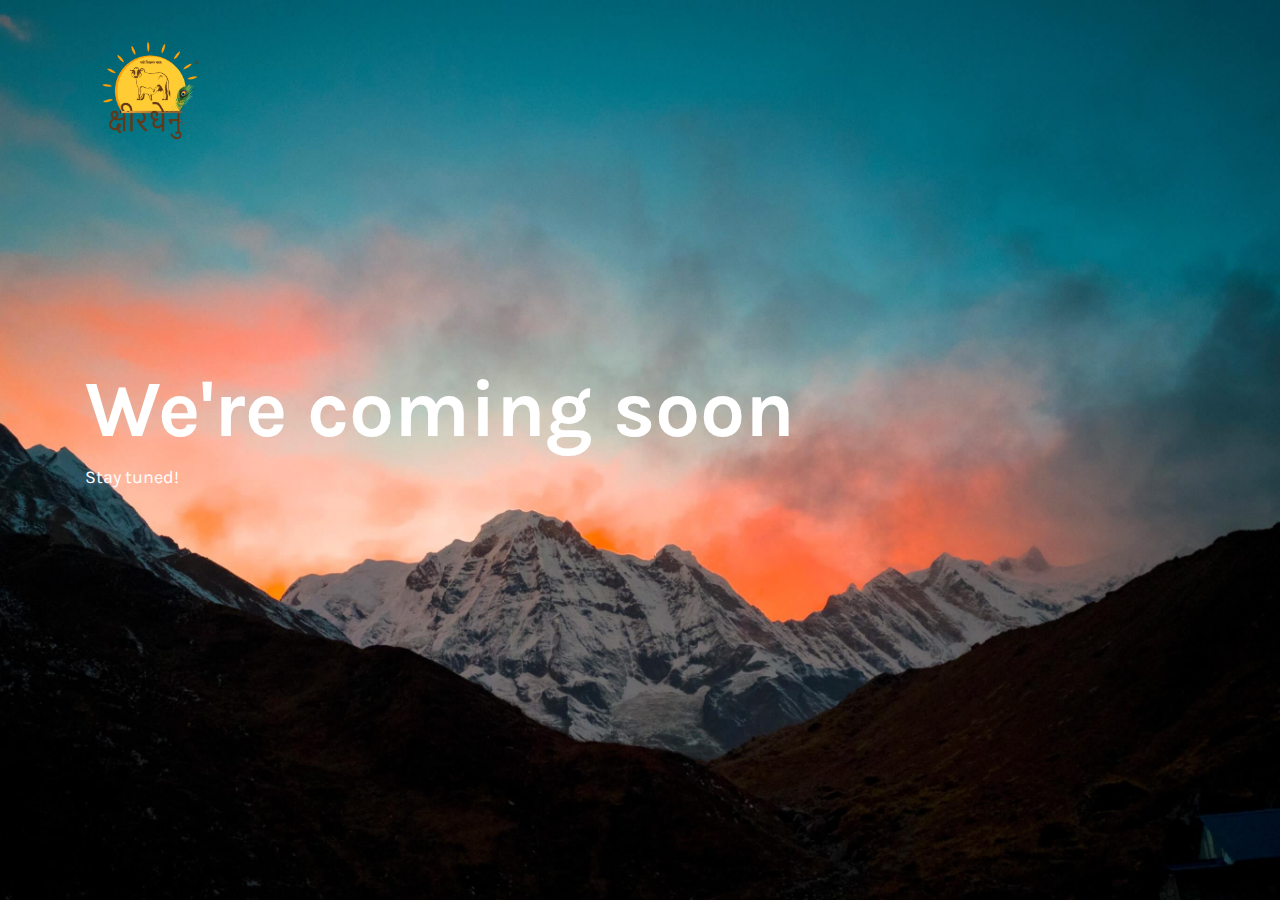
<file: ksheerdhenu/index.html>
<!DOCTYPE html>
<html lang="en">

<head>
    <meta charset="UTF-8">
    <meta name="viewport" content="width=device-width, initial-scale=1.0">
    <meta http-equiv="X-UA-Compatible" content="ie=edge">
    <title>क्षीरधेनु | Ksheerdhenu | We'll be there soon!</title>
    <script src="https://ajax.googleapis.com/ajax/libs/jquery/3.5.1/jquery.min.js"></script>
    <link href="https://fonts.googleapis.com/css?family=Karla:400,700&display=swap" rel="stylesheet">
    <link rel="stylesheet" href="https://cdn.materialdesignicons.com/4.8.95/css/materialdesignicons.min.css">
    <link rel="stylesheet" href="https://stackpath.bootstrapcdn.com/bootstrap/4.4.1/css/bootstrap.min.css">
    <link rel="stylesheet" href="assets/css/bd-coming-soon.css">
    <style>
        .appLogo {
            background-image: url(assets/images/logo-sanskrit.png);
            background-size: cover;
            height: 100px;
            width: 100px;
        }
    </style>
    <script>
        function getMobileOperatingSystem() {
            var userAgent = navigator.userAgent || navigator.vendor || window.opera;

            // Windows Phone must come first because its UA also contains "Android"
            if (/windows phone/i.test(userAgent)) {
                return "Windows Phone";
            }

            if (/android/i.test(userAgent)) {
                return "Android";
            }

            // iOS detection from: http://stackoverflow.com/a/9039885/177710
            if (/iPad|iPhone|iPod/.test(userAgent) && !window.MSStream) {
                return "iOS";
            }

            return "unknown";
        }
        $(document).ready(function () {
            console.log(getMobileOperatingSystem());
            const urlParams = new URLSearchParams(window.location.search);
            const redirectToNativeApp = urlParams.get("redirectToNativeApp");
            const redirect = urlParams.get("redirect");
            let msg = "";
            if (redirectToNativeApp == "true") {
                const platformInfo = getMobileOperatingSystem();
                if (platformInfo == "Android") {
                    msg = "We are working on Android Application, try again later!";
                    window.location.href = "https://play.google.com/store/apps/details?id=com.ksheerdhenu.ksheerdhenu";
                }
                else if (platformInfo == "iOS") {
                    msg = "We are working on iOS Application, try again later!";
                }
                else if (platformInfo == "website") {
                    msg = "We are working on Website, try again later!";
                }
            }
            $("#redirectMsg").html(msg);
        });
    </script>
</head>

<body class="min-vh-100 d-flex flex-column">

    <header>
        <div class="container">
            <nav class="navbar navbar-dark bg-transparenet">
                <a class="navbar-brand" href="#">
                    <div class="appLogo"></div>
                </a>
            </nav>
        </div>
    </header>
    <main class="my-auto">
        <div class="container">
            <h1 class="page-title">We're coming soon</h1>
            <p class="page-description">
                Stay tuned!
            </p>
            <!-- <p>Stay connected</p>
            <nav class="footer-social-links">
                <a href="#!" class="social-link"><i class="mdi mdi-facebook-box"></i></a>
                <a href="#!" class="social-link"><i class="mdi mdi-twitter"></i></a>
                <a href="#!" class="social-link"><i class="mdi mdi-google"></i></a>
                <a href="#!" class="social-link"><i class="mdi mdi-slack"></i></a>
                <a href="#!" class="social-link"><i class="mdi mdi-skype"></i></a>
            </nav> -->
        </div>
    </main>
    <p style="align-self: center; text-align: center;" class="page-description" id="redirectMsg"></p>
</body>

</html>
</file>
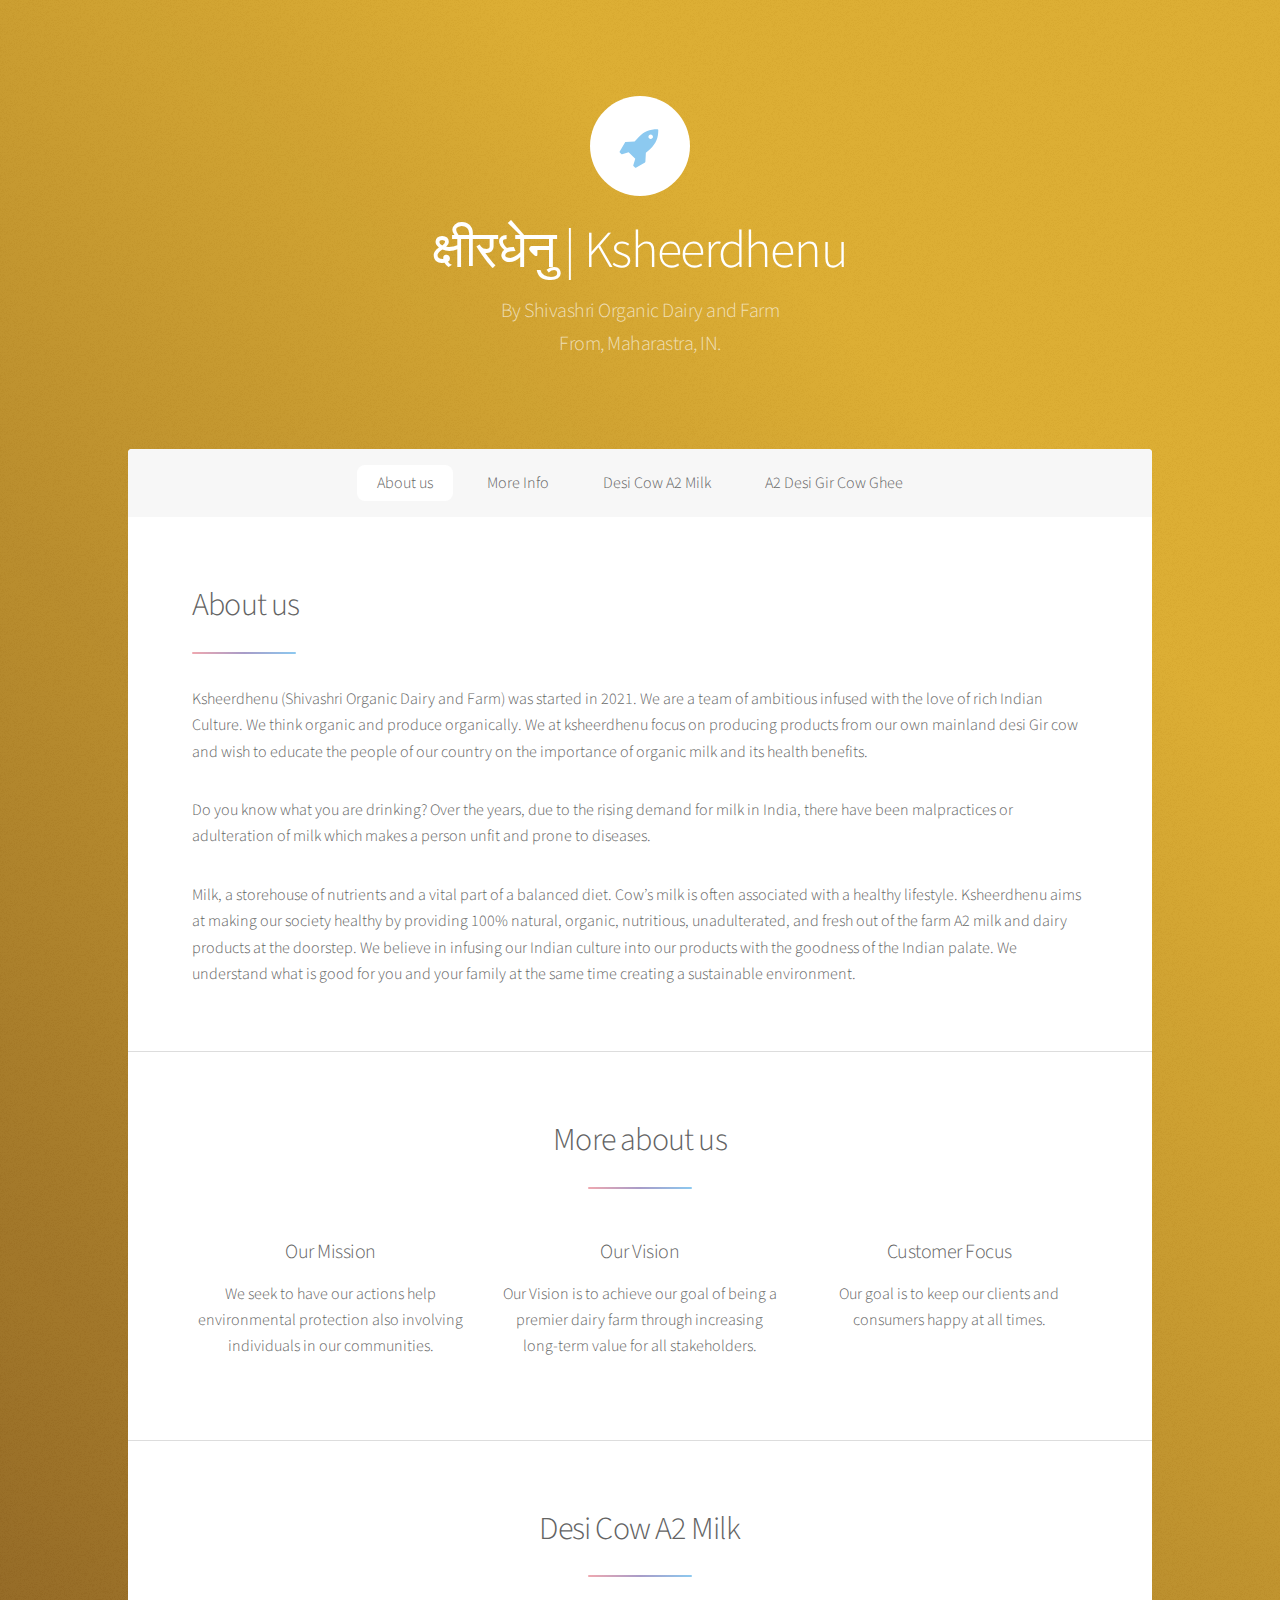
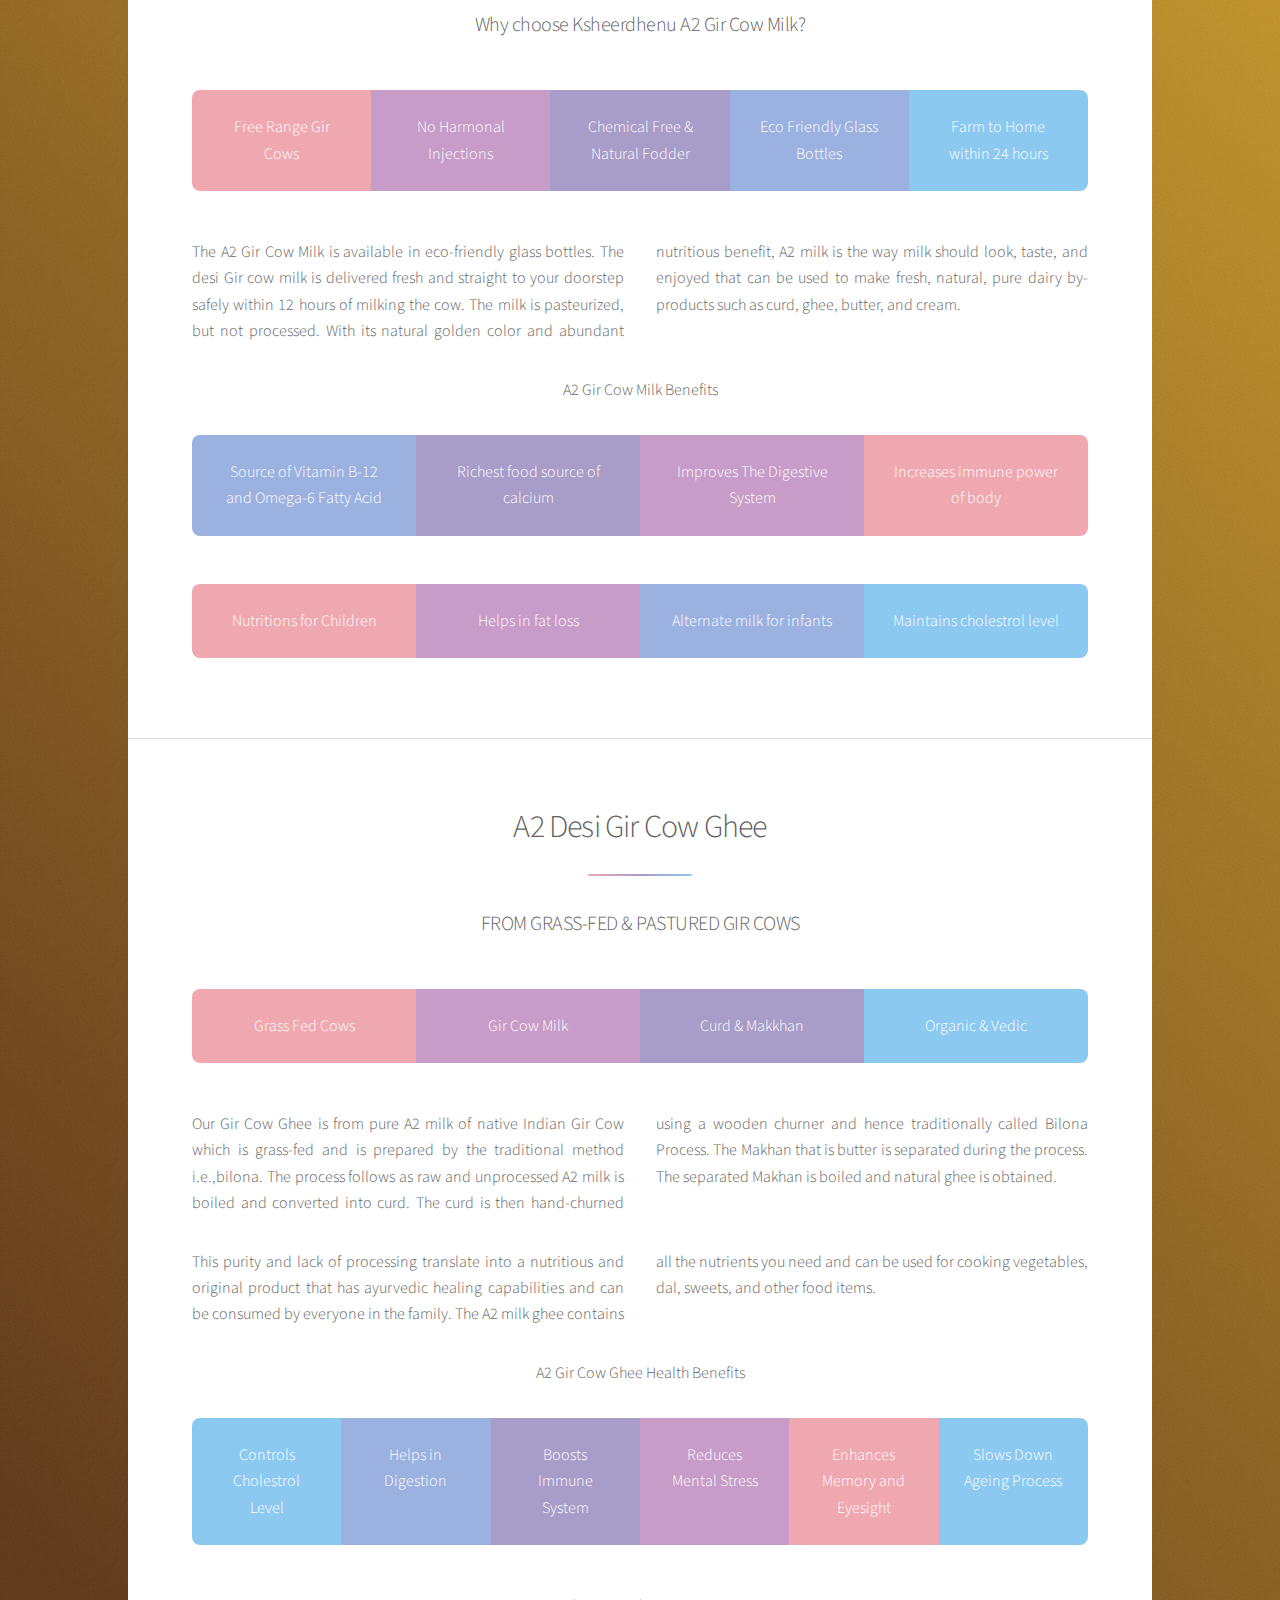
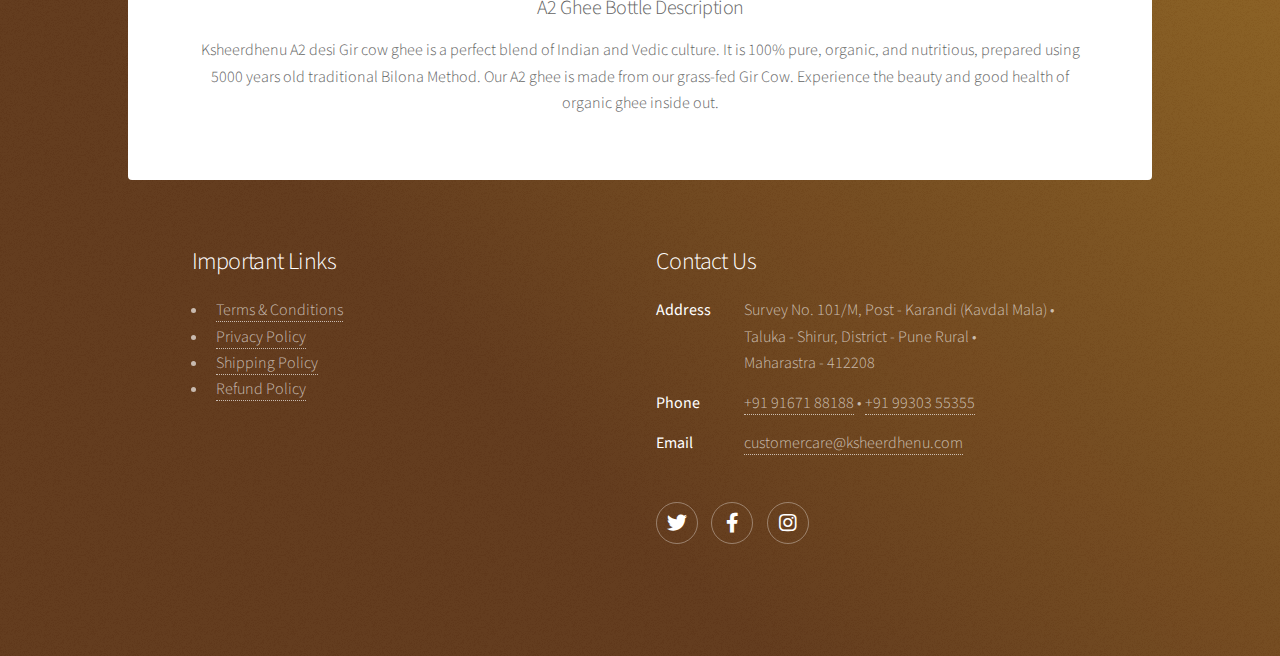
<file: website/index.html>
<!DOCTYPE HTML>
<!--
	Stellar by HTML5 UP
	html5up.net | @ajlkn
	Free for personal and commercial use under the CCA 3.0 license (html5up.net/license)
-->
<html>

<head>
	<title>क्षीरधेनु | Ksheerdhenu | Milk Solution</title>
	<meta charset="utf-8" />
	<meta name="viewport" content="width=device-width, initial-scale=1, user-scalable=no" />
	<link rel="stylesheet" href="assets/css/main.css" />
	<noscript>
		<link rel="stylesheet" href="assets/css/noscript.css" />
	</noscript>
</head>

<body class="is-preload">

	<!-- Wrapper -->
	<div id="wrapper">

		<!-- Header -->
		<header id="header" class="alt">
			<span class="logo"><img src="images/logo.svg" alt="" height="100" width="100" /></span>
			<h1>क्षीरधेनु | Ksheerdhenu</h1>
			<p>By Shivashri Organic Dairy and Farm<br />
				From, Maharastra, IN.</p>
		</header>

		<!-- Nav -->
		<nav id="nav">
			<ul>
				<li><a href="#intro" class="active">About us</a></li>
				<li><a href="#first">More Info</a></li>
				<li><a href="#second">Desi Cow A2 Milk</a></li>
				<li><a href="#cta">A2 Desi Gir Cow Ghee</a></li>
			</ul>
		</nav>

		<!-- Main -->
		<div id="main">

			<!-- Introduction -->
			<section id="intro" class="main">
				<div class="spotlight">
					<div class="content">
						<header class="major">
							<h2>About us</h2>
						</header>
						<p>Ksheerdhenu (Shivashri Organic Dairy and Farm) was started in 2021. We are a team of
							ambitious infused with the love of rich Indian Culture. We think organic and produce
							organically. We at ksheerdhenu focus on producing products from our own mainland desi Gir
							cow and wish to educate the people of our country on the importance of organic milk and its
							health benefits.</p>
						<p>Do you know what you are drinking? Over the years, due to the rising demand for milk in
							India, there have been malpractices or adulteration of milk which makes a person unfit and
							prone to diseases.</p>
						<p>Milk, a storehouse of nutrients and a vital part of a balanced diet. Cow’s milk is often
							associated with a healthy lifestyle. Ksheerdhenu aims at making our society healthy by
							providing 100% natural, organic, nutritious, unadulterated, and fresh out of the farm A2
							milk and dairy products at the doorstep. We believe in infusing our Indian culture into our
							products with the goodness of the Indian palate. We understand what is good for you and your
							family at the same time creating a sustainable environment.</p>
					</div>
				</div>
			</section>

			<!-- First Section -->
			<section id="first" class="main special">
				<header class="major">
					<h2>More about us</h2>
				</header>
				<ul class="features">
					<li>
						<h3>Our Mission</h3>
						<p>We seek to have our actions help environmental protection also involving individuals in
							our communities.</p>
					</li>
					<li>
						<h3>Our Vision</h3>
						<p>Our Vision is to achieve our goal of being a premier dairy farm through increasing long-term
							value for all stakeholders.</p>
					</li>
					<li>
						<h3>Customer Focus</h3>
						<p>Our goal is to keep our clients and consumers happy at all times.</p>
					</li>
				</ul>
			</section>

			<!-- Second Section -->
			<section id="second" class="main special">
				<header class="major">
					<h2>Desi Cow A2 Milk</h2>
					<p>
						Why choose Ksheerdhenu A2 Gir Cow Milk?
					</p>
				</header>
				<ul class="statistics">
					<li class="style1">
						Free Range Gir Cows
					</li>
					<li class="style2">
						No Harmonal Injections
					</li>
					<li class="style3">
						Chemical Free & Natural Fodder
					</li>
					<li class="style4">
						Eco Friendly Glass Bottles
					</li>
					<li class="style5">
						Farm to Home within 24 hours
					</li>
				</ul>
				<p class="content">The A2 Gir Cow Milk is available in eco-friendly glass bottles. The desi Gir cow milk
					is delivered fresh and straight to your doorstep safely within 12 hours of milking the cow. The milk
					is pasteurized, but not processed. With its natural golden color and abundant nutritious benefit, A2
					milk is the way milk should look, taste, and enjoyed that can be used to make fresh, natural, pure
					dairy by-products such as curd, ghee, butter, and cream.</p>
				<p>A2 Gir Cow Milk Benefits</p>
				<ul class="statistics">
					<li class="style4">
						Source of Vitamin B-12 and Omega-6 Fatty Acid
					</li>
					<li class="style3">
						Richest food source of calcium
					</li>
					<li class="style2">
						Improves The Digestive System
					</li>
					<li class="style1">
						Increases immune power of body
					</li>
				</ul>
				<ul class="statistics">
					<li class="style1">
						Nutritions for Children
					</li>
					<li class="style2">
						Helps in fat loss
					</li>
					<li class="style4">
						Alternate milk for infants
					</li>
					<li class="style5">
						Maintains cholestrol level
					</li>
				</ul>
			</section>

			<!-- Get Started -->
			<section id="cta" class="main special">
				<header class="major">
					<h2>A2 Desi Gir Cow Ghee</h2>
					<p>
						FROM GRASS-FED & PASTURED GIR COWS
					</p>
				</header>
				<ul class="statistics">
					<li class="style1">
						Grass Fed Cows
					</li>
					<li class="style2">
						Gir Cow Milk
					</li>
					<li class="style3">
						Curd & Makkhan
					</li>
					<li class="style5">
						Organic & Vedic
					</li>
				</ul>
				<p class="content">Our Gir Cow Ghee is from pure A2 milk of native Indian Gir Cow which is grass-fed and
					is prepared by the traditional method i.e.,bilona. The process follows as raw and unprocessed A2
					milk is boiled and converted into curd. The curd is then hand-churned using a wooden churner and
					hence traditionally called Bilona Process. The Makhan that is butter is separated during the
					process. The separated Makhan is boiled and natural ghee is obtained.</p>
				<p class="content">This purity and lack of processing translate into a nutritious and original product
					that has ayurvedic healing capabilities and can be consumed by everyone in the family. The A2 milk
					ghee contains all the nutrients you need and can be used for cooking vegetables, dal, sweets, and
					other food items.</p>
				<p>A2 Gir Cow Ghee Health Benefits</p>
				<ul class="statistics">
					<li class="style5">
						Controls Cholestrol Level
					</li>
					<li class="style4">
						Helps in Digestion
					</li>
					<li class="style3">
						Boosts Immune System
					</li>
					<li class="style2">
						Reduces Mental Stress
					</li>
					<li class="style1">
						Enhances Memory and Eyesight
					</li>
					<li class="style5">
						Slows Down Ageing Process
					</li>
				</ul>
				<!-- <header class="major"> -->
					<h3>A2 Ghee Bottle Description</h3>
					<p>Ksheerdhenu A2 desi Gir cow ghee is a perfect blend of Indian and Vedic culture. It is 100% pure,
						organic, and nutritious, prepared using 5000 years old traditional Bilona Method. Our A2 ghee is
						made from our grass-fed Gir Cow. Experience the beauty and good health of organic ghee inside
						out.</p>
				<!-- </header> -->
			</section>

		</div>

		<!-- Footer -->
		<footer id="footer">
			<section>
				<h2>Important Links</h2>
				<ul>
					<li><a href="terms-conditions.html">Terms & Conditions</a></li>
					<li><a href="privacy-policy.html">Privacy Policy</a></li>
					<li><a href="shipping-policy.html">Shipping Policy</a></li>
					<li><a href="refund-policy.html">Refund Policy</a></li>
					<!-- <li><a href="contact-us.html">Contact Us</a></li> -->
				</ul>
			</section>
			<section>
				<h2>Contact Us</h2>
				<dl class="alt">
					<dt>Address</dt>
					<!-- Survey No. 101/M, Post - Karandi (Kavdal Mala), Taluka - Shirur, District - Pune, Pune Rural, Maharastra - 412208 -->
					<dd>Survey No. 101/M, Post - Karandi (Kavdal Mala) &bull; Taluka - Shirur, District - Pune Rural
						&bull;<br>Maharastra - 412208</dd>
					<dt>Phone</dt>
					<dd><a href="tel:+919167188188">+91 91671 88188</a>&nbsp;&bull;&nbsp;<a href="tel:+919930355355">+91
							99303 55355</a></dd>
					<dt>Email</dt>
					<dd><a href="mailto:customercare@ksheerdhenu.com">customercare@ksheerdhenu.com</a></dd>
				</dl>
				<ul class="icons">
					<li><a href="#" class="icon brands fa-twitter alt"><span class="label">Twitter</span></a></li>
					<li><a href="#" class="icon brands fa-facebook-f alt"><span class="label">Facebook</span></a></li>
					<li><a href="#" class="icon brands fa-instagram alt"><span class="label">Instagram</span></a></li>
				</ul>
			</section>
		</footer>

	</div>

	<!-- Scripts -->
	<script src="assets/js/jquery.min.js"></script>
	<script src="assets/js/jquery.scrollex.min.js"></script>
	<script src="assets/js/jquery.scrolly.min.js"></script>
	<script src="assets/js/browser.min.js"></script>
	<script src="assets/js/breakpoints.min.js"></script>
	<script src="assets/js/util.js"></script>
	<script src="assets/js/main.js"></script>

</body>

</html>
</file>
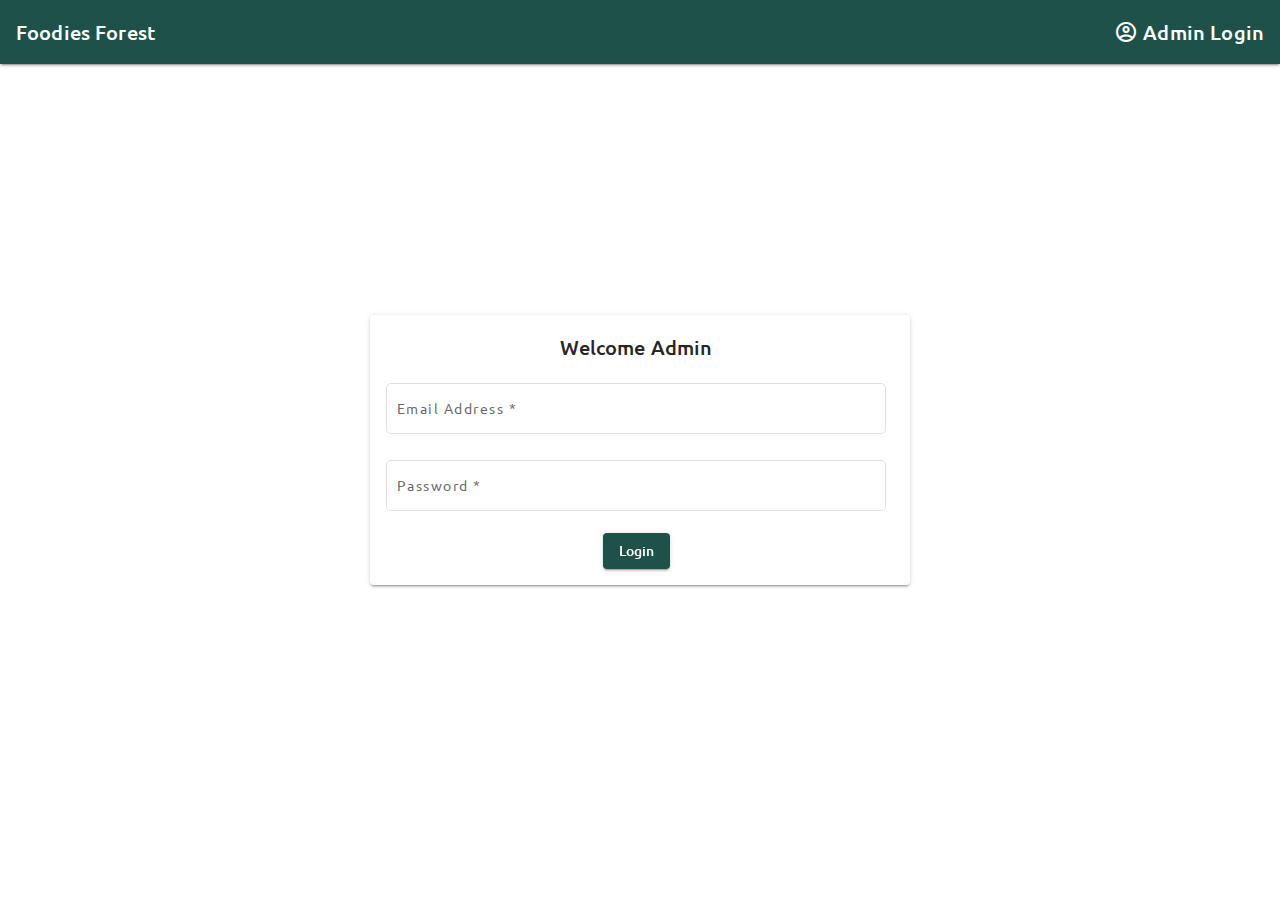
<file: ff/admin/index.html>
<!DOCTYPE html><html lang="en"><head>
  <meta charset="utf-8">
  <title>Foodies Forest Admin</title>
  <base href="/ff/admin/">
  <meta name="viewport" content="width=device-width, initial-scale=1">
  <link rel="icon" type="image/x-icon" href="favicon.ico">
  <link rel="preconnect" href="https://fonts.gstatic.com">
  <style type="text/css">@font-face{font-family:'Ubuntu';font-style:normal;font-weight:300;font-display:swap;src:url(https://fonts.gstatic.com/s/ubuntu/v15/4iCv6KVjbNBYlgoC1CzjvWyNPYZvg7UI.woff2) format('woff2');unicode-range:U+0460-052F, U+1C80-1C88, U+20B4, U+2DE0-2DFF, U+A640-A69F, U+FE2E-FE2F;}@font-face{font-family:'Ubuntu';font-style:normal;font-weight:300;font-display:swap;src:url(https://fonts.gstatic.com/s/ubuntu/v15/4iCv6KVjbNBYlgoC1CzjtGyNPYZvg7UI.woff2) format('woff2');unicode-range:U+0400-045F, U+0490-0491, U+04B0-04B1, U+2116;}@font-face{font-family:'Ubuntu';font-style:normal;font-weight:300;font-display:swap;src:url(https://fonts.gstatic.com/s/ubuntu/v15/4iCv6KVjbNBYlgoC1CzjvGyNPYZvg7UI.woff2) format('woff2');unicode-range:U+1F00-1FFF;}@font-face{font-family:'Ubuntu';font-style:normal;font-weight:300;font-display:swap;src:url(https://fonts.gstatic.com/s/ubuntu/v15/4iCv6KVjbNBYlgoC1Czjs2yNPYZvg7UI.woff2) format('woff2');unicode-range:U+0370-03FF;}@font-face{font-family:'Ubuntu';font-style:normal;font-weight:300;font-display:swap;src:url(https://fonts.gstatic.com/s/ubuntu/v15/4iCv6KVjbNBYlgoC1CzjvmyNPYZvg7UI.woff2) format('woff2');unicode-range:U+0100-024F, U+0259, U+1E00-1EFF, U+2020, U+20A0-20AB, U+20AD-20CF, U+2113, U+2C60-2C7F, U+A720-A7FF;}@font-face{font-family:'Ubuntu';font-style:normal;font-weight:300;font-display:swap;src:url(https://fonts.gstatic.com/s/ubuntu/v15/4iCv6KVjbNBYlgoC1CzjsGyNPYZvgw.woff2) format('woff2');unicode-range:U+0000-00FF, U+0131, U+0152-0153, U+02BB-02BC, U+02C6, U+02DA, U+02DC, U+2000-206F, U+2074, U+20AC, U+2122, U+2191, U+2193, U+2212, U+2215, U+FEFF, U+FFFD;}@font-face{font-family:'Ubuntu';font-style:normal;font-weight:400;font-display:swap;src:url(https://fonts.gstatic.com/s/ubuntu/v15/4iCs6KVjbNBYlgoKcg72nU6AF7xm.woff2) format('woff2');unicode-range:U+0460-052F, U+1C80-1C88, U+20B4, U+2DE0-2DFF, U+A640-A69F, U+FE2E-FE2F;}@font-face{font-family:'Ubuntu';font-style:normal;font-weight:400;font-display:swap;src:url(https://fonts.gstatic.com/s/ubuntu/v15/4iCs6KVjbNBYlgoKew72nU6AF7xm.woff2) format('woff2');unicode-range:U+0400-045F, U+0490-0491, U+04B0-04B1, U+2116;}@font-face{font-family:'Ubuntu';font-style:normal;font-weight:400;font-display:swap;src:url(https://fonts.gstatic.com/s/ubuntu/v15/4iCs6KVjbNBYlgoKcw72nU6AF7xm.woff2) format('woff2');unicode-range:U+1F00-1FFF;}@font-face{font-family:'Ubuntu';font-style:normal;font-weight:400;font-display:swap;src:url(https://fonts.gstatic.com/s/ubuntu/v15/4iCs6KVjbNBYlgoKfA72nU6AF7xm.woff2) format('woff2');unicode-range:U+0370-03FF;}@font-face{font-family:'Ubuntu';font-style:normal;font-weight:400;font-display:swap;src:url(https://fonts.gstatic.com/s/ubuntu/v15/4iCs6KVjbNBYlgoKcQ72nU6AF7xm.woff2) format('woff2');unicode-range:U+0100-024F, U+0259, U+1E00-1EFF, U+2020, U+20A0-20AB, U+20AD-20CF, U+2113, U+2C60-2C7F, U+A720-A7FF;}@font-face{font-family:'Ubuntu';font-style:normal;font-weight:400;font-display:swap;src:url(https://fonts.gstatic.com/s/ubuntu/v15/4iCs6KVjbNBYlgoKfw72nU6AFw.woff2) format('woff2');unicode-range:U+0000-00FF, U+0131, U+0152-0153, U+02BB-02BC, U+02C6, U+02DA, U+02DC, U+2000-206F, U+2074, U+20AC, U+2122, U+2191, U+2193, U+2212, U+2215, U+FEFF, U+FFFD;}@font-face{font-family:'Ubuntu';font-style:normal;font-weight:500;font-display:swap;src:url(https://fonts.gstatic.com/s/ubuntu/v15/4iCv6KVjbNBYlgoCjC3jvWyNPYZvg7UI.woff2) format('woff2');unicode-range:U+0460-052F, U+1C80-1C88, U+20B4, U+2DE0-2DFF, U+A640-A69F, U+FE2E-FE2F;}@font-face{font-family:'Ubuntu';font-style:normal;font-weight:500;font-display:swap;src:url(https://fonts.gstatic.com/s/ubuntu/v15/4iCv6KVjbNBYlgoCjC3jtGyNPYZvg7UI.woff2) format('woff2');unicode-range:U+0400-045F, U+0490-0491, U+04B0-04B1, U+2116;}@font-face{font-family:'Ubuntu';font-style:normal;font-weight:500;font-display:swap;src:url(https://fonts.gstatic.com/s/ubuntu/v15/4iCv6KVjbNBYlgoCjC3jvGyNPYZvg7UI.woff2) format('woff2');unicode-range:U+1F00-1FFF;}@font-face{font-family:'Ubuntu';font-style:normal;font-weight:500;font-display:swap;src:url(https://fonts.gstatic.com/s/ubuntu/v15/4iCv6KVjbNBYlgoCjC3js2yNPYZvg7UI.woff2) format('woff2');unicode-range:U+0370-03FF;}@font-face{font-family:'Ubuntu';font-style:normal;font-weight:500;font-display:swap;src:url(https://fonts.gstatic.com/s/ubuntu/v15/4iCv6KVjbNBYlgoCjC3jvmyNPYZvg7UI.woff2) format('woff2');unicode-range:U+0100-024F, U+0259, U+1E00-1EFF, U+2020, U+20A0-20AB, U+20AD-20CF, U+2113, U+2C60-2C7F, U+A720-A7FF;}@font-face{font-family:'Ubuntu';font-style:normal;font-weight:500;font-display:swap;src:url(https://fonts.gstatic.com/s/ubuntu/v15/4iCv6KVjbNBYlgoCjC3jsGyNPYZvgw.woff2) format('woff2');unicode-range:U+0000-00FF, U+0131, U+0152-0153, U+02BB-02BC, U+02C6, U+02DA, U+02DC, U+2000-206F, U+2074, U+20AC, U+2122, U+2191, U+2193, U+2212, U+2215, U+FEFF, U+FFFD;}</style>
  <style type="text/css">@font-face{font-family:'Material Icons';font-style:normal;font-weight:400;src:url(https://fonts.gstatic.com/s/materialicons/v118/flUhRq6tzZclQEJ-Vdg-IuiaDsNcIhQ8tQ.woff2) format('woff2');}.material-icons{font-family:'Material Icons';font-weight:normal;font-style:normal;font-size:24px;line-height:1;letter-spacing:normal;text-transform:none;display:inline-block;white-space:nowrap;word-wrap:normal;direction:ltr;-webkit-font-feature-settings:'liga';-webkit-font-smoothing:antialiased;}</style>
<style>@import url(https://fonts.googleapis.com/css?family=Material+Icons+Outlined);@import url(https://fonts.googleapis.com/css?family=Ubuntu:300,400,500);@import url(https://fonts.googleapis.com/css?family=Roboto:400,500);.mat-typography{font:400 14px/20px Ubuntu;letter-spacing:.0179em}body{--primary-color:#1e5249;--primary-lighter-color:#bccbc8;--primary-darker-color:#123831;--text-primary-color:#fff;--text-primary-lighter-color:#000000de;--text-primary-darker-color:#fff;--accent-color:#d4b45b;--accent-lighter-color:#f2e9ce;--accent-darker-color:#c39c40;--text-accent-color:#000000de;--text-accent-lighter-color:#000000de;--text-accent-darker-color:#000000de;--warn-color:red;--warn-lighter-color:#ffb3b3;--warn-darker-color:red;--text-warn-color:#fff;--text-warn-lighter-color:#000000de;--text-warn-darker-color:#fff}:root{--blue:#007bff;--indigo:#6610f2;--purple:#6f42c1;--pink:#e83e8c;--red:#dc3545;--orange:#fd7e14;--yellow:#ffc107;--green:#28a745;--teal:#20c997;--cyan:#17a2b8;--white:#fff;--gray:#6c757d;--gray-dark:#343a40;--primary:#007bff;--secondary:#6c757d;--success:#28a745;--info:#17a2b8;--warning:#ffc107;--danger:#dc3545;--light:#f8f9fa;--dark:#343a40;--breakpoint-xs:0;--breakpoint-sm:576px;--breakpoint-md:768px;--breakpoint-lg:992px;--breakpoint-xl:1200px;--font-family-sans-serif:-apple-system,BlinkMacSystemFont,"Segoe UI",Roboto,"Helvetica Neue",Arial,"Noto Sans","Liberation Sans",sans-serif,"Apple Color Emoji","Segoe UI Emoji","Segoe UI Symbol","Noto Color Emoji";--font-family-monospace:SFMono-Regular,Menlo,Monaco,Consolas,"Liberation Mono","Courier New",monospace}*,:after,:before{box-sizing:border-box}html{font-family:sans-serif;line-height:1.15;-webkit-text-size-adjust:100%;-webkit-tap-highlight-color:transparent}body{font-family:-apple-system,BlinkMacSystemFont,Segoe UI,Roboto,Helvetica Neue,Arial,Noto Sans,Liberation Sans,sans-serif,Apple Color Emoji,Segoe UI Emoji,Segoe UI Symbol,Noto Color Emoji;font-size:1rem;font-weight:400;line-height:1.5;color:#212529;text-align:left;background-color:#fff}@media print{*,:after,:before{text-shadow:none!important;box-shadow:none!important}@page{size:a3}body{min-width:992px!important}}body,html{height:100%}body{margin:0;font-family:Ubuntu,Helvetica Neue,sans-serif}</style><link rel="stylesheet" href="styles.ef99cdc34cdee85d3b07.css" media="print" onload="this.media='all'"><noscript><link rel="stylesheet" href="styles.ef99cdc34cdee85d3b07.css"></noscript></head>

<body class="mat-typography">
  <app-root></app-root>
<script src="runtime.d8897ee3f572bc6f9d66.js" defer></script><script src="polyfills.c9ac30216249f2d69f56.js" defer></script><script src="main.53d48bf8326e440f5351.js" defer></script>

</body></html>
</file>
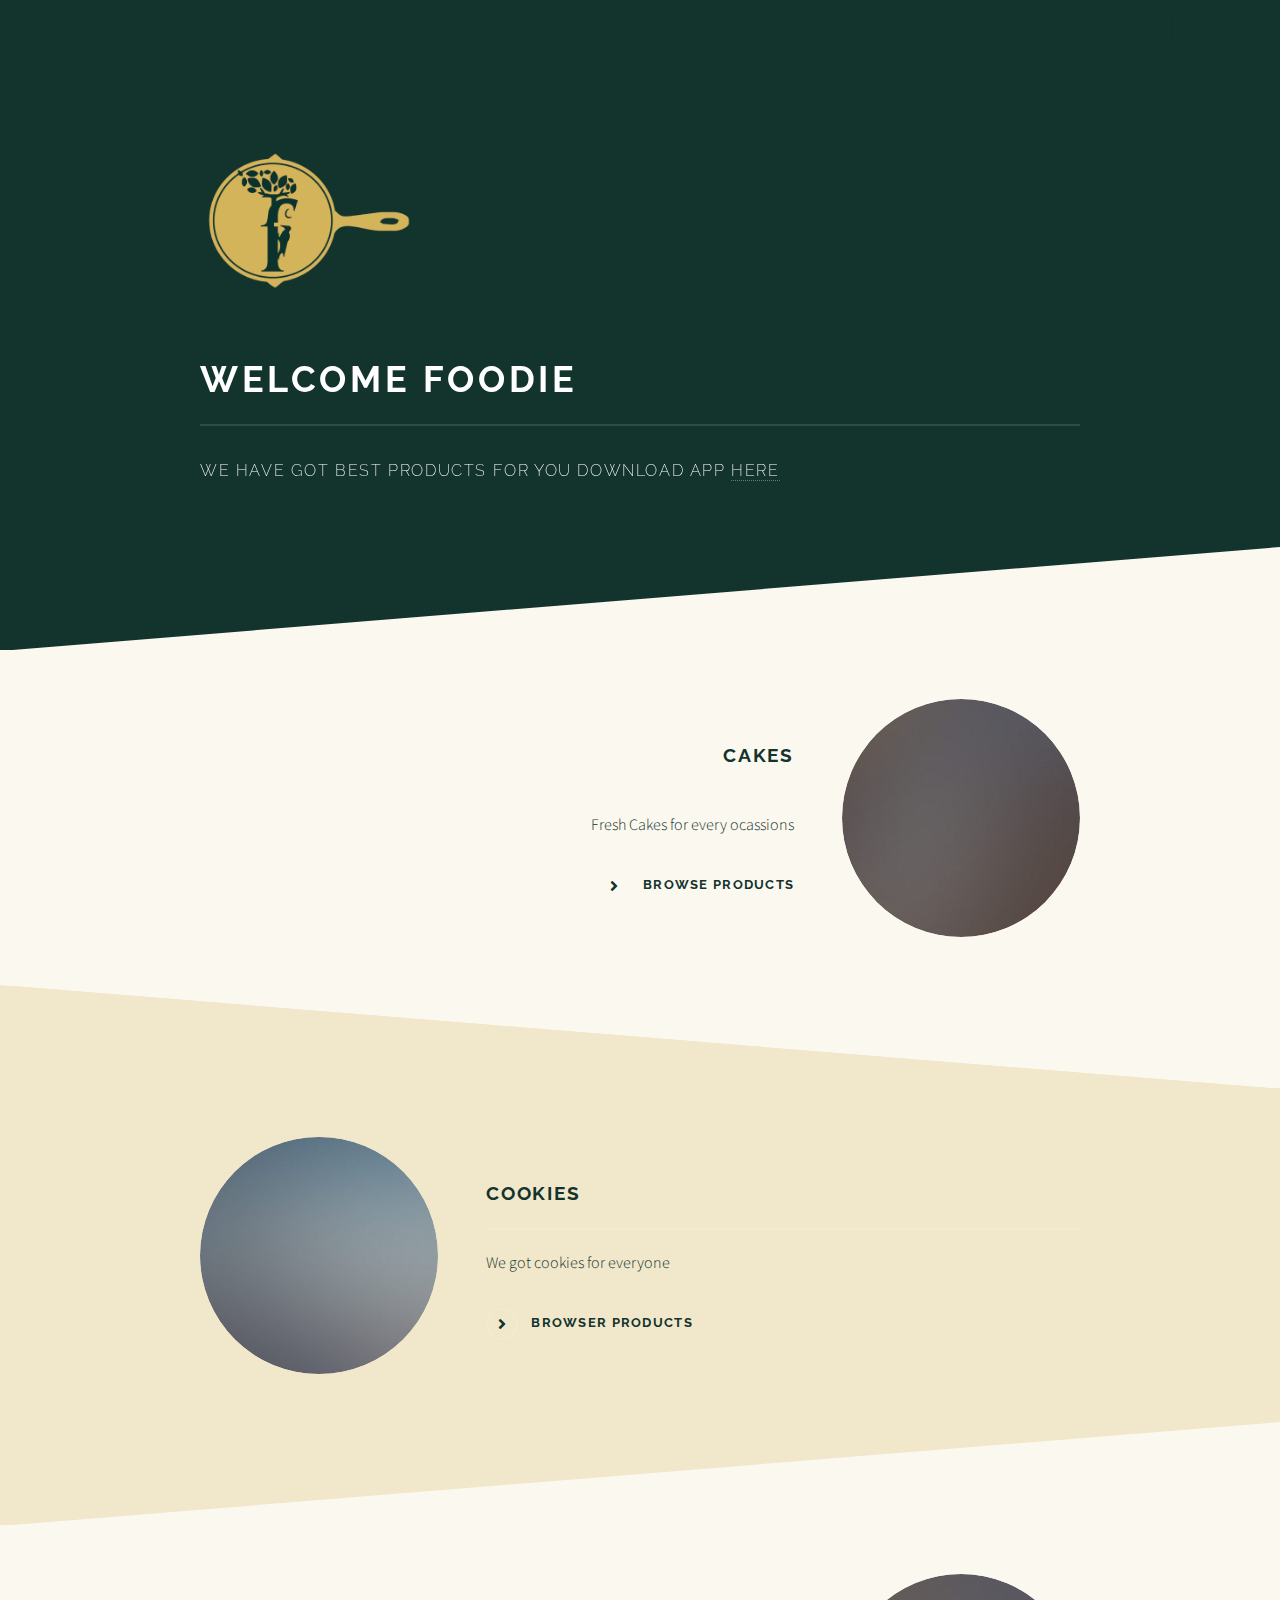
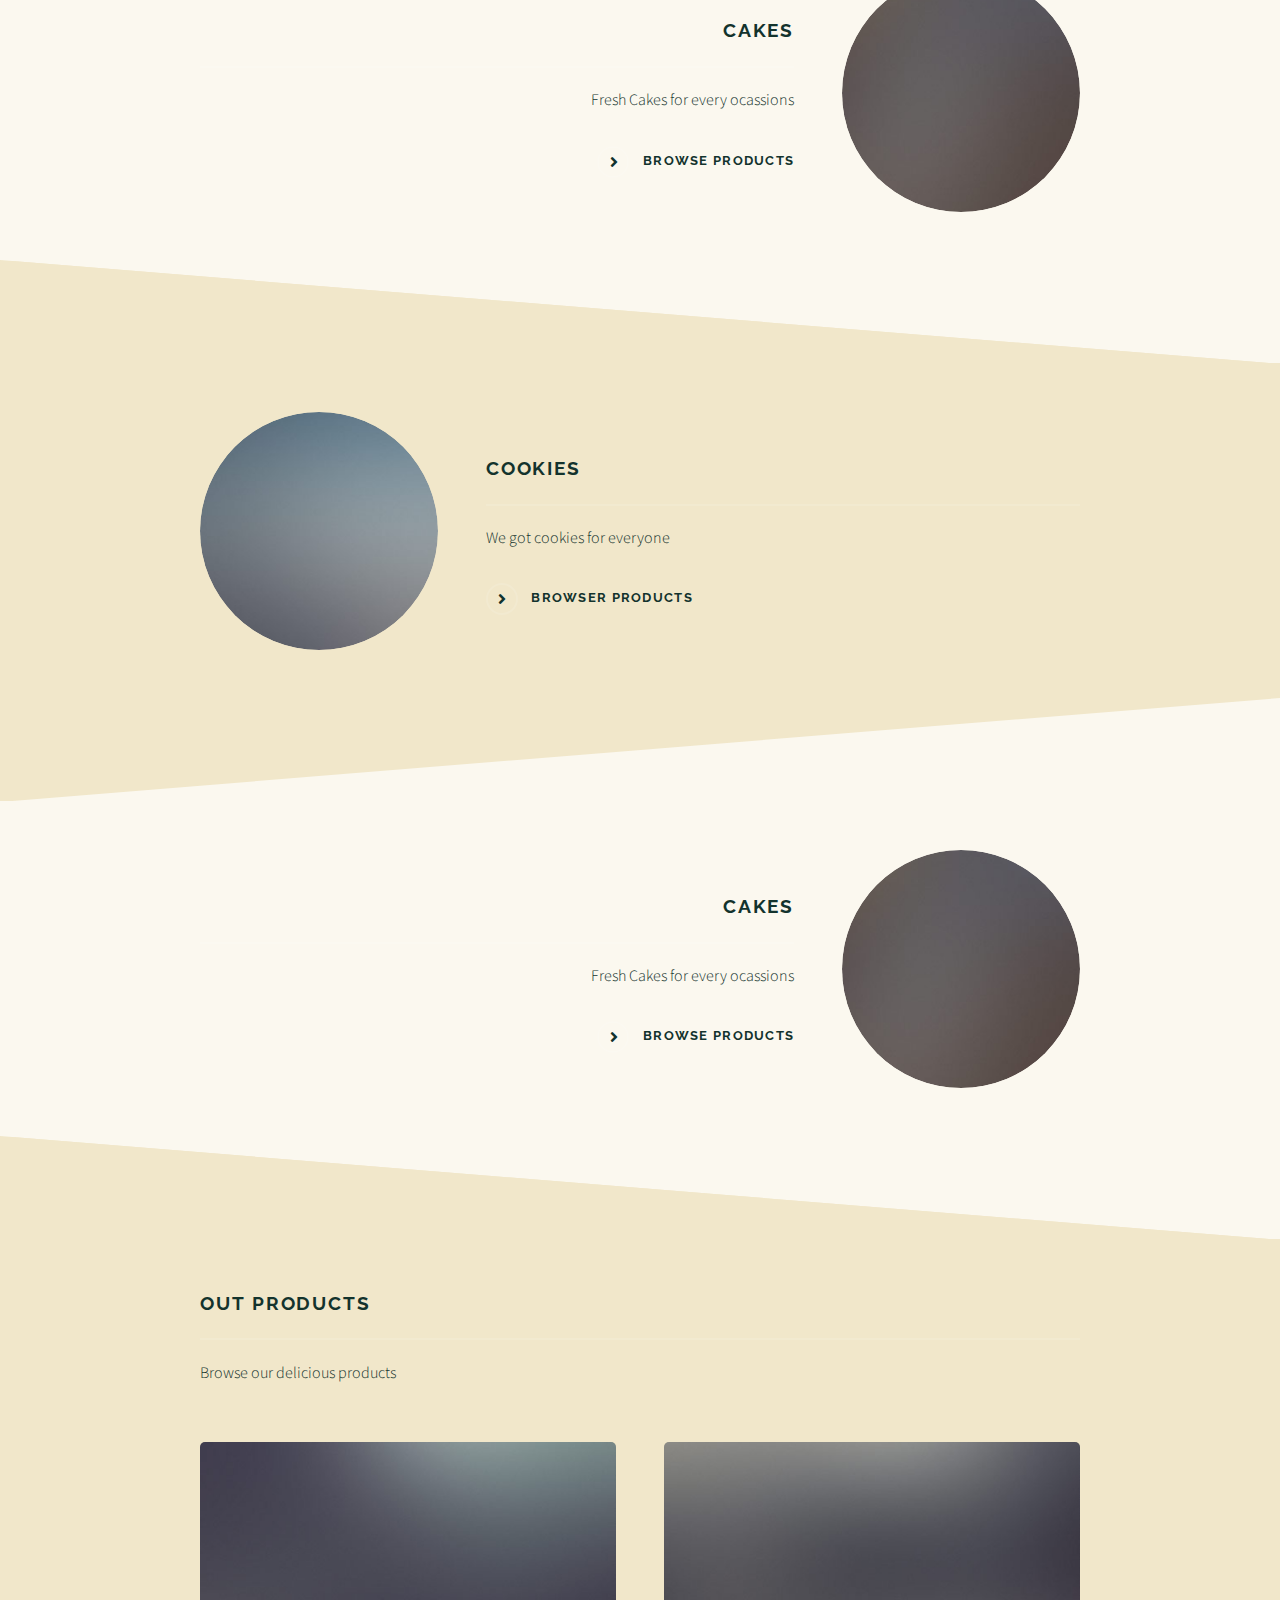
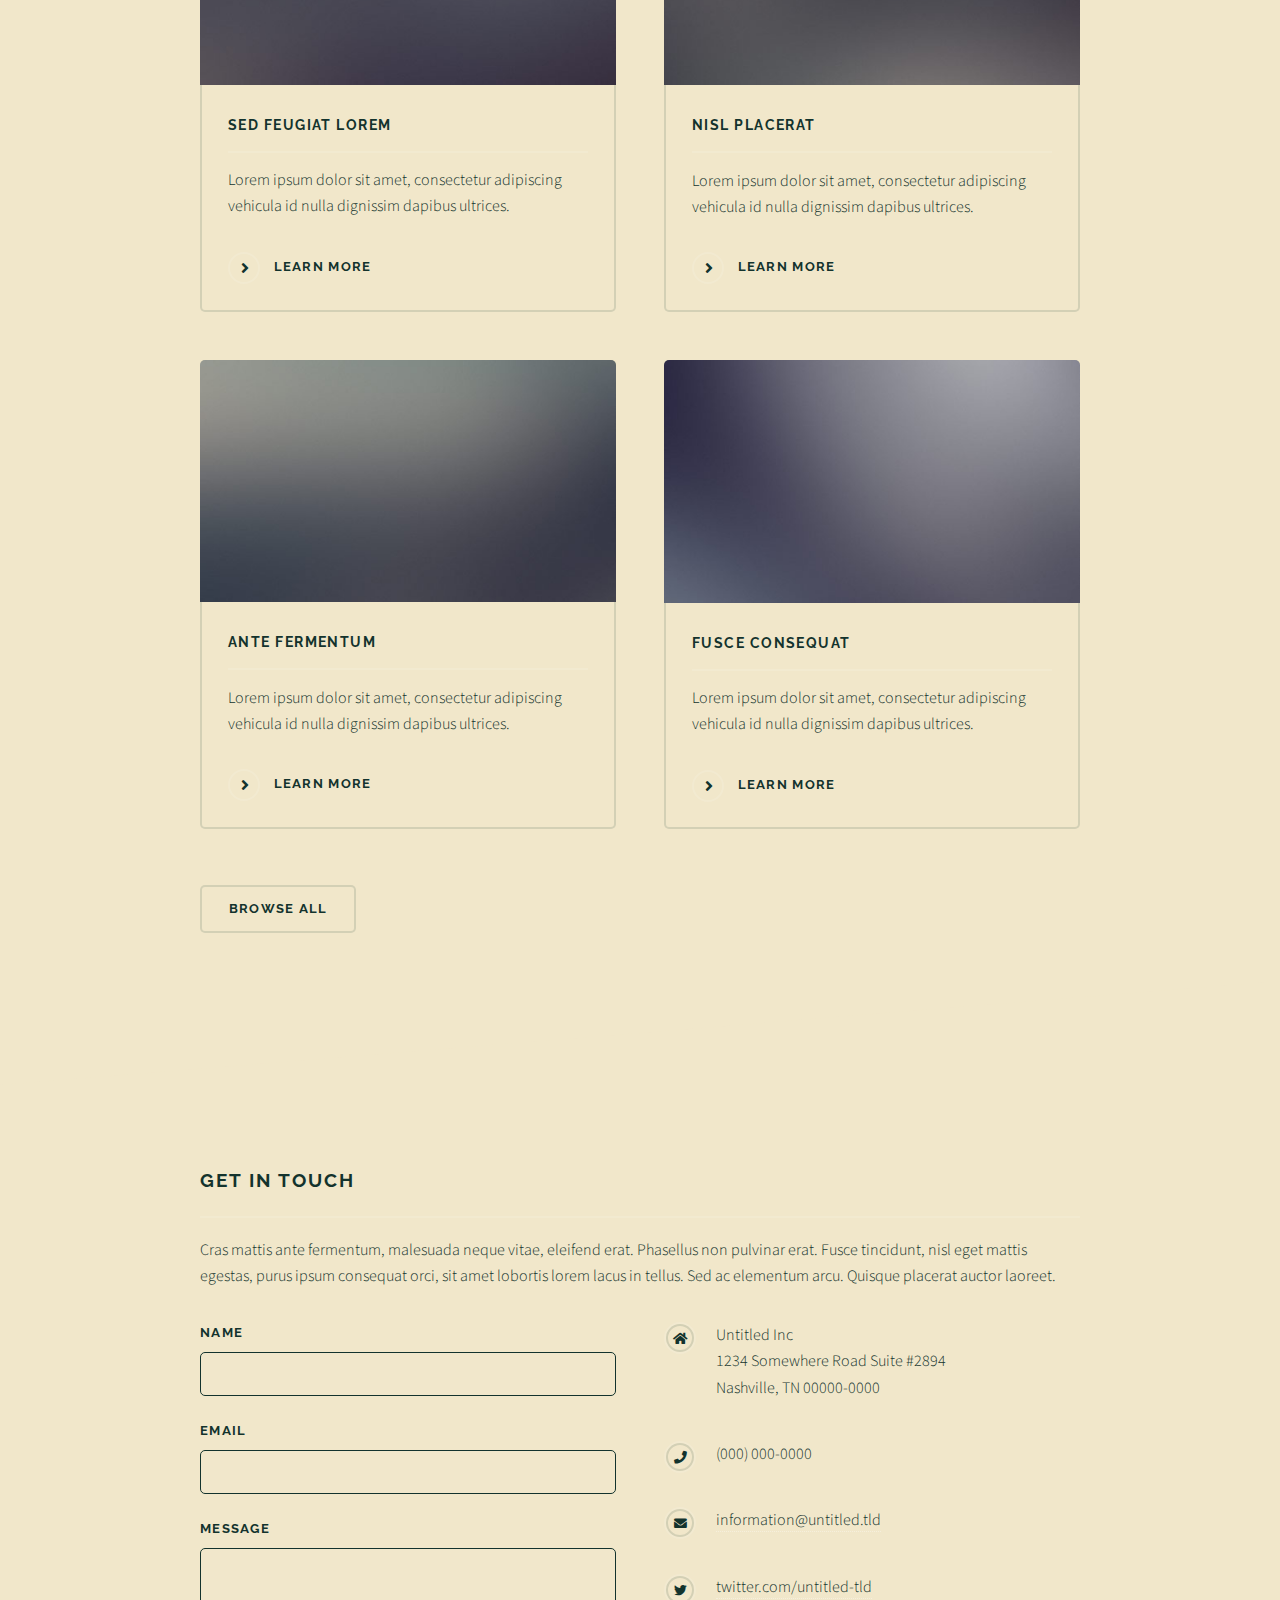
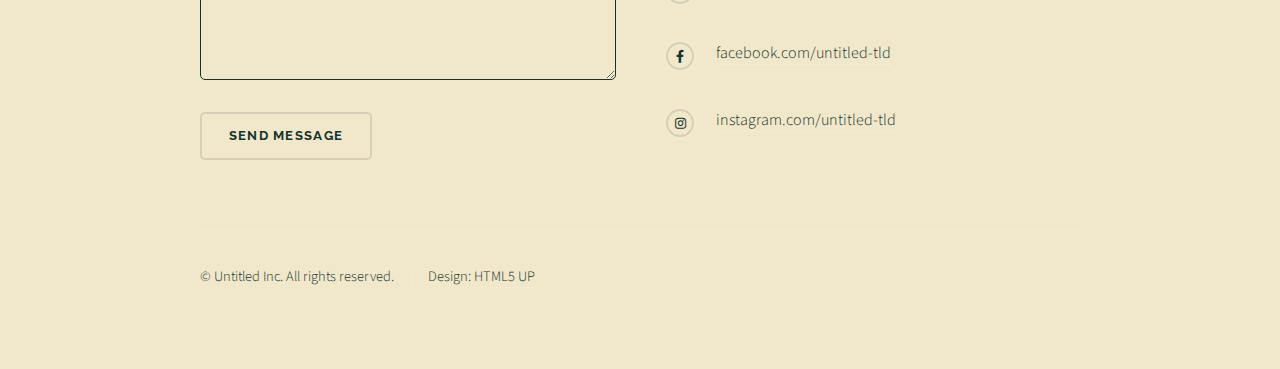
<file: ff/website/index.html>
<!DOCTYPE HTML>
<!--
	Solid State by HTML5 UP
	html5up.net | @ajlkn
	Free for personal and commercial use under the CCA 3.0 license (html5up.net/license)
-->
<html>

<head>
  <title>Foodies Forest</title>
  <meta charset="utf-8" />
  <meta name="viewport" content="width=device-width, initial-scale=1, user-scalable=no" />
  <link rel="stylesheet" href="assets/css/main.css" />
  <noscript>
    <link rel="stylesheet" href="assets/css/noscript.css" />
  </noscript>
</head>

<body class="is-preload">

  <!-- Page Wrapper -->
  <div id="page-wrapper">

    <!-- Header -->
    <header id="header" class="alt">
      <h1><a href="index.html">Foodies Forest</a></h1>
      <nav>
        <a href="#menu">Menu</a>
      </nav>
    </header>

    <!-- Menu -->
    <nav id="menu">
      <div class="inner">
        <h2>Menu</h2>
        <ul class="links">
          <li><a href="index.html">Home</a></li>
          <li><a href="categories.html">Categories</a></li>
          <li><a href="products.html">Products</a></li>
          <li><a href="">About</a></li>
          <li><a href="">Terms</a></li>
          <li><a href="">Policies</a></li>
          <!-- <li><a href="elements.html">Elements</a></li>
								<li><a href="#">Log In</a></li>
								<li><a href="#">Sign Up</a></li> -->
        </ul>
        <a href="#" class="close">Close</a>
      </div>
    </nav>

    <!-- Banner -->
    <section id="banner">
      <div class="inner">
        <div class="logo">
          <div></div>
        </div>
        <h2>Welcome Foodie</h2>
        <p>We have got best products for you download app <a href="https://google.com">here</a></p>
      </div>
    </section>

    <!-- Wrapper -->
    <section id="wrapper">

      <!-- One -->
      <section id="one" class="wrapper spotlight style1">
        <div class="inner">
          <a href="#" class="image"><img src="images/pic01.jpg" alt="" /></a>
          <div class="content">
            <h2 class="major">Cakes</h2>
            <p>Fresh Cakes for every ocassions</p>
            <a href="#" class="special">Browse Products</a>
          </div>
        </div>
      </section>

      <!-- Two -->
      <section id="two" class="wrapper alt spotlight style2">
        <div class="inner">
          <a href="#" class="image"><img src="images/pic02.jpg" alt="" /></a>
          <div class="content">
            <h2 class="major">Cookies</h2>
            <p>We got cookies for everyone</p>
            <a href="#" class="special">Browser Products</a>
          </div>
        </div>
      </section>

      <section id="one" class="wrapper spotlight style1">
        <div class="inner">
          <a href="#" class="image"><img src="images/pic01.jpg" alt="" /></a>
          <div class="content">
            <h2 class="major">Cakes</h2>
            <p>Fresh Cakes for every ocassions</p>
            <a href="#" class="special">Browse Products</a>
          </div>
        </div>
      </section>

      <!-- Two -->
      <section id="two" class="wrapper alt spotlight style2">
        <div class="inner">
          <a href="#" class="image"><img src="images/pic02.jpg" alt="" /></a>
          <div class="content">
            <h2 class="major">Cookies</h2>
            <p>We got cookies for everyone</p>
            <a href="#" class="special">Browser Products</a>
          </div>
        </div>
      </section>

      <section id="one" class="wrapper spotlight style1">
        <div class="inner">
          <a href="#" class="image"><img src="images/pic01.jpg" alt="" /></a>
          <div class="content">
            <h2 class="major">Cakes</h2>
            <p>Fresh Cakes for every ocassions</p>
            <a href="#" class="special">Browse Products</a>
          </div>
        </div>
      </section>

      <!-- Four -->
      <section id="four" class="wrapper alt style1">
        <div class="inner">
          <h2 class="major">Out Products</h2>
          <p>Browse our delicious products</p>
          <section class="features">
            <article>
              <a href="#" class="image"><img src="images/pic04.jpg" alt="" /></a>
              <h3 class="major">Sed feugiat lorem</h3>
              <p>Lorem ipsum dolor sit amet, consectetur adipiscing vehicula id nulla dignissim dapibus ultrices.</p>
              <a href="#" class="special">Learn more</a>
            </article>
            <article>
              <a href="#" class="image"><img src="images/pic05.jpg" alt="" /></a>
              <h3 class="major">Nisl placerat</h3>
              <p>Lorem ipsum dolor sit amet, consectetur adipiscing vehicula id nulla dignissim dapibus ultrices.</p>
              <a href="#" class="special">Learn more</a>
            </article>
            <article>
              <a href="#" class="image"><img src="images/pic06.jpg" alt="" /></a>
              <h3 class="major">Ante fermentum</h3>
              <p>Lorem ipsum dolor sit amet, consectetur adipiscing vehicula id nulla dignissim dapibus ultrices.</p>
              <a href="#" class="special">Learn more</a>
            </article>
            <article>
              <a href="#" class="image"><img src="images/pic07.jpg" alt="" /></a>
              <h3 class="major">Fusce consequat</h3>
              <p>Lorem ipsum dolor sit amet, consectetur adipiscing vehicula id nulla dignissim dapibus ultrices.</p>
              <a href="#" class="special">Learn more</a>
            </article>
          </section>
          <ul class="actions">
            <li><a href="#" class="button">Browse All</a></li>
          </ul>
        </div>
      </section>

    </section>

    <!-- Footer -->
    <section id="footer">
      <div class="inner">
        <h2 class="major">Get in touch</h2>
        <p>Cras mattis ante fermentum, malesuada neque vitae, eleifend erat. Phasellus non pulvinar erat. Fusce
          tincidunt, nisl eget mattis egestas, purus ipsum consequat orci, sit amet lobortis lorem lacus in tellus. Sed
          ac elementum arcu. Quisque placerat auctor laoreet.</p>
        <form method="post" action="#">
          <div class="fields">
            <div class="field">
              <label for="name">Name</label>
              <input type="text" name="name" id="name" />
            </div>
            <div class="field">
              <label for="email">Email</label>
              <input type="email" name="email" id="email" />
            </div>
            <div class="field">
              <label for="message">Message</label>
              <textarea name="message" id="message" rows="4"></textarea>
            </div>
          </div>
          <ul class="actions">
            <li><input type="submit" value="Send Message" /></li>
          </ul>
        </form>
        <ul class="contact">
          <li class="icon solid fa-home">
            Untitled Inc<br />
            1234 Somewhere Road Suite #2894<br />
            Nashville, TN 00000-0000
          </li>
          <li class="icon solid fa-phone">(000) 000-0000</li>
          <li class="icon solid fa-envelope"><a href="#">information@untitled.tld</a></li>
          <li class="icon brands fa-twitter"><a href="#">twitter.com/untitled-tld</a></li>
          <li class="icon brands fa-facebook-f"><a href="#">facebook.com/untitled-tld</a></li>
          <li class="icon brands fa-instagram"><a href="#">instagram.com/untitled-tld</a></li>
        </ul>
        <ul class="copyright">
          <li>&copy; Untitled Inc. All rights reserved.</li>
          <li>Design: <a href="http://html5up.net">HTML5 UP</a></li>
        </ul>
      </div>
    </section>

  </div>

  <!-- Scripts -->
  <script src="assets/js/jquery.min.js"></script>
  <script src="assets/js/jquery.scrollex.min.js"></script>
  <script src="assets/js/browser.min.js"></script>
  <script src="assets/js/breakpoints.min.js"></script>
  <script src="assets/js/util.js"></script>
  <script src="assets/js/main.js"></script>

</body>

</html>
</file>
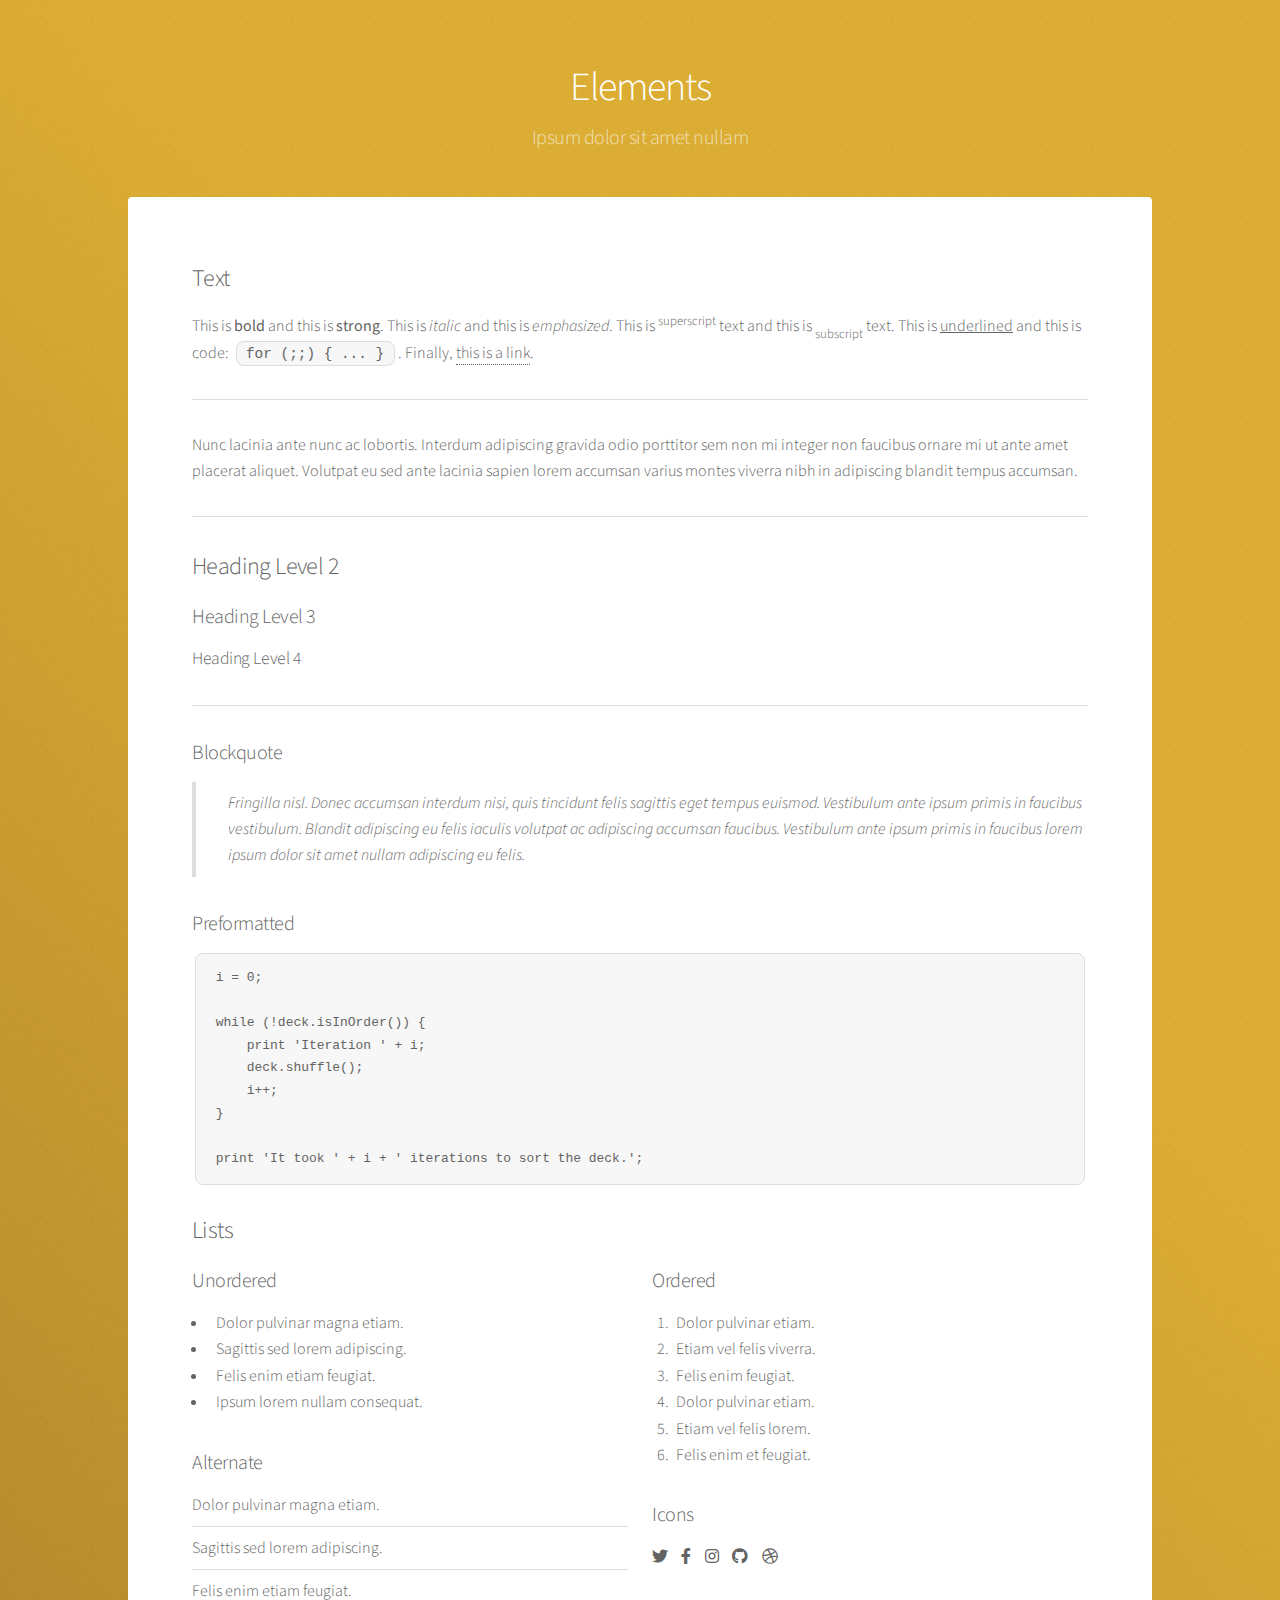
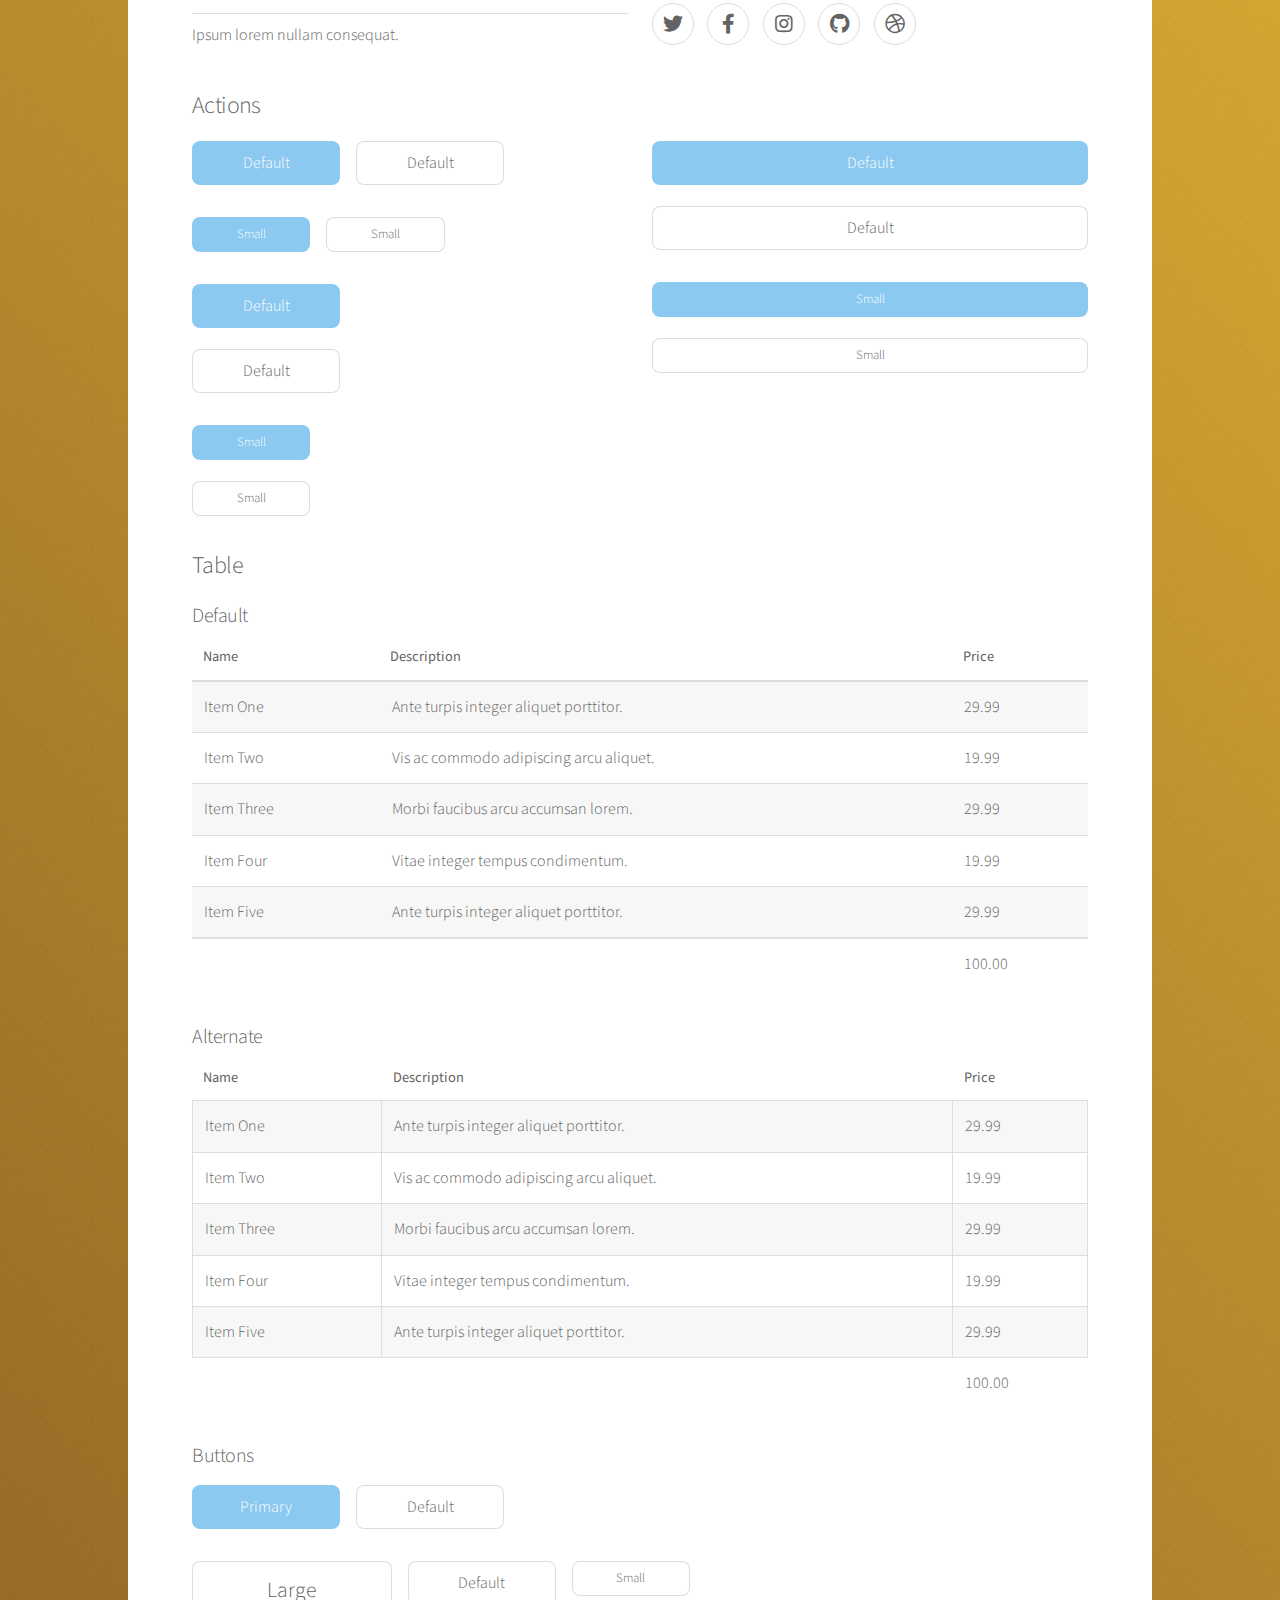
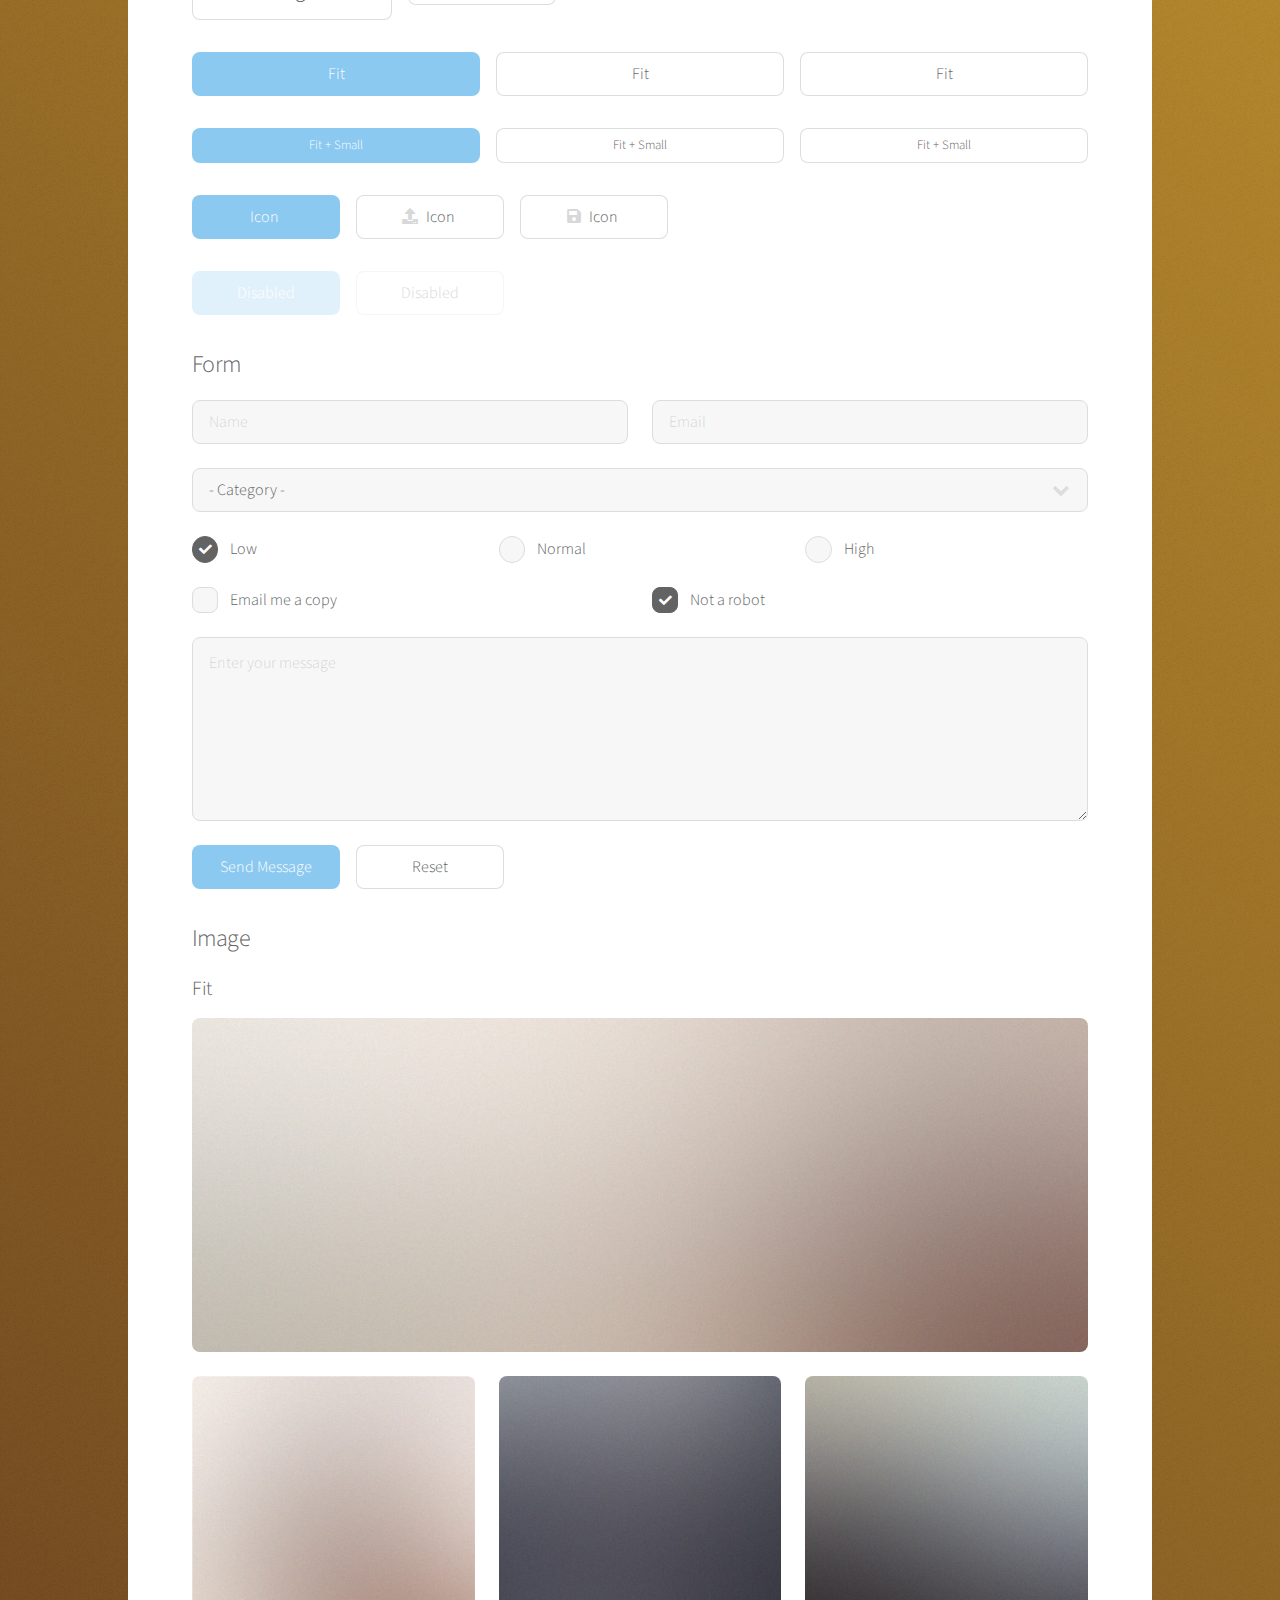
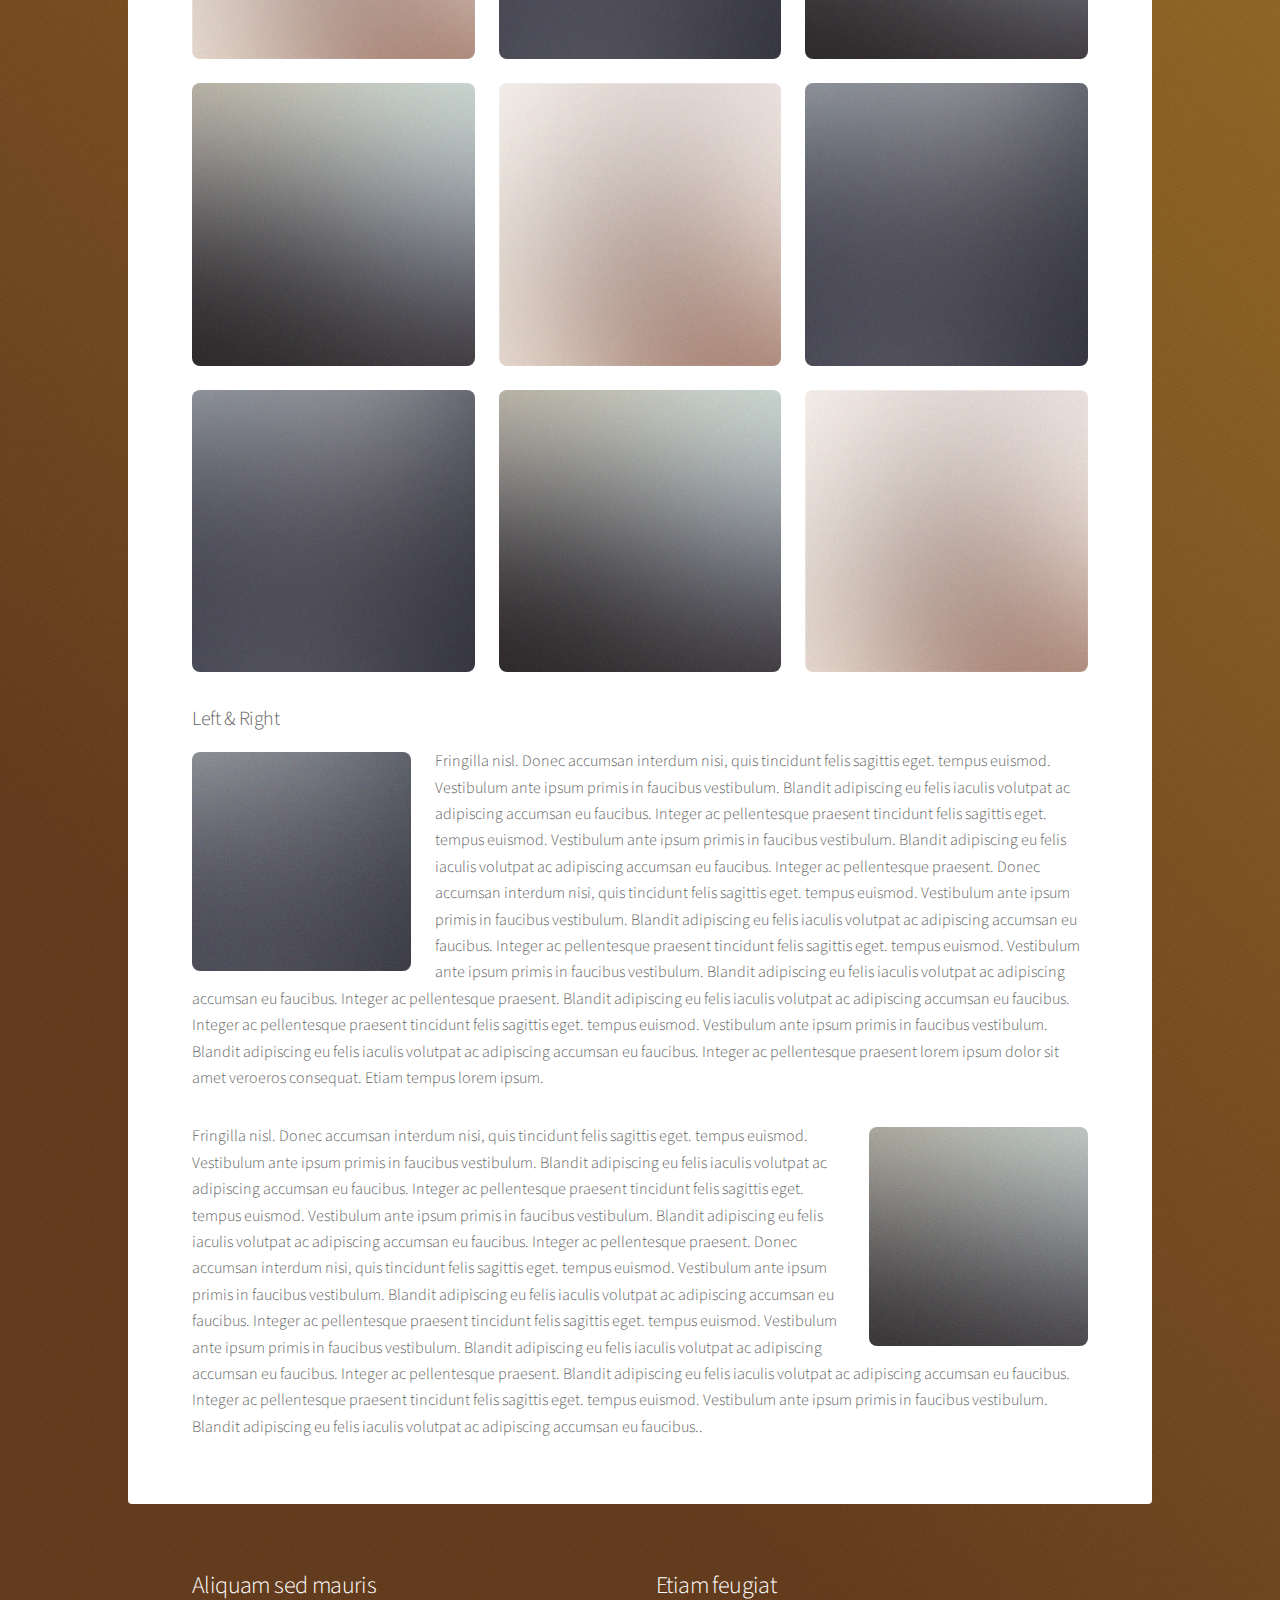
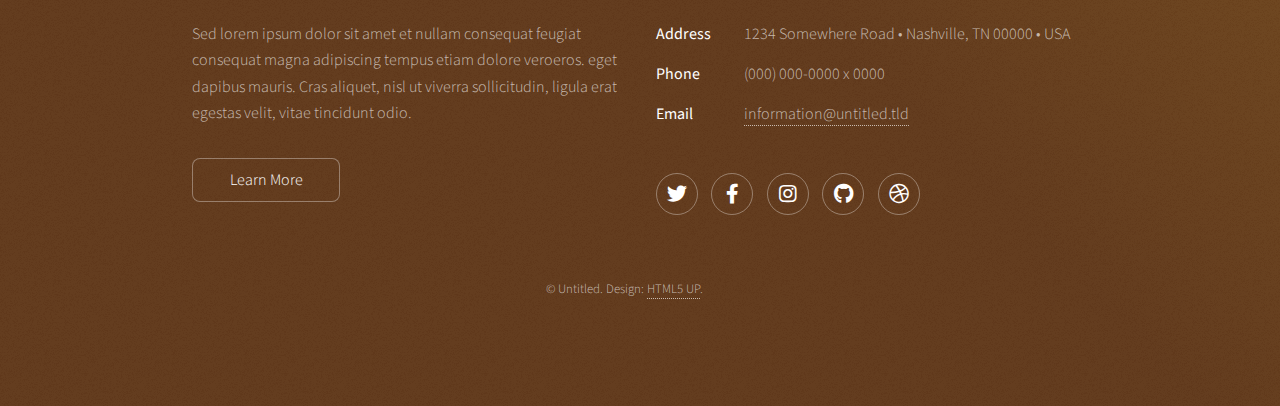
<file: website/elements.html>
<!DOCTYPE HTML>
<!--
	Stellar by HTML5 UP
	html5up.net | @ajlkn
	Free for personal and commercial use under the CCA 3.0 license (html5up.net/license)
-->
<html>
	<head>
		<title>Elements - Stellar by HTML5 UP</title>
		<meta charset="utf-8" />
		<meta name="viewport" content="width=device-width, initial-scale=1, user-scalable=no" />
		<link rel="stylesheet" href="assets/css/main.css" />
		<noscript><link rel="stylesheet" href="assets/css/noscript.css" /></noscript>
	</head>
	<body class="is-preload">

		<!-- Wrapper -->
			<div id="wrapper">

				<!-- Header -->
					<header id="header">
						<h1>Elements</h1>
						<p>Ipsum dolor sit amet nullam</p>
					</header>

				<!-- Main -->
					<div id="main">

						<!-- Content -->
							<section id="content" class="main">

								<!-- Text -->
									<section>
										<h2>Text</h2>
										<p>This is <b>bold</b> and this is <strong>strong</strong>. This is <i>italic</i> and this is <em>emphasized</em>.
										This is <sup>superscript</sup> text and this is <sub>subscript</sub> text.
										This is <u>underlined</u> and this is code: <code>for (;;) { ... }</code>. Finally, <a href="#">this is a link</a>.</p>
										<hr />
										<p>Nunc lacinia ante nunc ac lobortis. Interdum adipiscing gravida odio porttitor sem non mi integer non faucibus ornare mi ut ante amet placerat aliquet. Volutpat eu sed ante lacinia sapien lorem accumsan varius montes viverra nibh in adipiscing blandit tempus accumsan.</p>
										<hr />
										<h2>Heading Level 2</h2>
										<h3>Heading Level 3</h3>
										<h4>Heading Level 4</h4>
										<hr />
										<h3>Blockquote</h3>
										<blockquote>Fringilla nisl. Donec accumsan interdum nisi, quis tincidunt felis sagittis eget tempus euismod. Vestibulum ante ipsum primis in faucibus vestibulum. Blandit adipiscing eu felis iaculis volutpat ac adipiscing accumsan faucibus. Vestibulum ante ipsum primis in faucibus lorem ipsum dolor sit amet nullam adipiscing eu felis.</blockquote>
										<h3>Preformatted</h3>
										<pre><code>i = 0;

while (!deck.isInOrder()) {
    print 'Iteration ' + i;
    deck.shuffle();
    i++;
}

print 'It took ' + i + ' iterations to sort the deck.';</code></pre>
									</section>

								<!-- Lists -->
									<section>
										<h2>Lists</h2>
										<div class="row">
											<div class="col-6 col-12-medium">
												<h3>Unordered</h3>
												<ul>
													<li>Dolor pulvinar magna etiam.</li>
													<li>Sagittis sed lorem adipiscing.</li>
													<li>Felis enim etiam feugiat.</li>
													<li>Ipsum lorem nullam consequat.</li>
												</ul>
												<h3>Alternate</h3>
												<ul class="alt">
													<li>Dolor pulvinar magna etiam.</li>
													<li>Sagittis sed lorem adipiscing.</li>
													<li>Felis enim etiam feugiat.</li>
													<li>Ipsum lorem nullam consequat.</li>
												</ul>
											</div>
											<div class="col-6 col-12-medium">
												<h3>Ordered</h3>
												<ol>
													<li>Dolor pulvinar etiam.</li>
													<li>Etiam vel felis viverra.</li>
													<li>Felis enim feugiat.</li>
													<li>Dolor pulvinar etiam.</li>
													<li>Etiam vel felis lorem.</li>
													<li>Felis enim et feugiat.</li>
												</ol>
												<h3>Icons</h3>
												<ul class="icons">
													<li><a href="#" class="icon brands fa-twitter"><span class="label">Twitter</span></a></li>
													<li><a href="#" class="icon brands fa-facebook-f"><span class="label">Facebook</span></a></li>
													<li><a href="#" class="icon brands fa-instagram"><span class="label">Instagram</span></a></li>
													<li><a href="#" class="icon brands fa-github"><span class="label">GitHub</span></a></li>
													<li><a href="#" class="icon brands fa-dribbble"><span class="label">Dribbble</span></a></li>
												</ul>
												<ul class="icons">
													<li><a href="#" class="icon brands alt fa-twitter"><span class="label">Twitter</span></a></li>
													<li><a href="#" class="icon brands alt fa-facebook-f"><span class="label">Facebook</span></a></li>
													<li><a href="#" class="icon brands alt fa-instagram"><span class="label">Instagram</span></a></li>
													<li><a href="#" class="icon brands alt fa-github"><span class="label">GitHub</span></a></li>
													<li><a href="#" class="icon brands alt fa-dribbble"><span class="label">Dribbble</span></a></li>
												</ul>
											</div>
										</div>
										<h2>Actions</h2>
										<div class="row">
											<div class="col-6 col-12-medium">
												<ul class="actions">
													<li><a href="#" class="button primary">Default</a></li>
													<li><a href="#" class="button">Default</a></li>
												</ul>
												<ul class="actions small">
													<li><a href="#" class="button primary small">Small</a></li>
													<li><a href="#" class="button small">Small</a></li>
												</ul>
												<ul class="actions stacked">
													<li><a href="#" class="button primary">Default</a></li>
													<li><a href="#" class="button">Default</a></li>
												</ul>
												<ul class="actions stacked">
													<li><a href="#" class="button primary small">Small</a></li>
													<li><a href="#" class="button small">Small</a></li>
												</ul>
											</div>
											<div class="col-6 col-12-medium">
												<ul class="actions stacked">
													<li><a href="#" class="button primary fit">Default</a></li>
													<li><a href="#" class="button fit">Default</a></li>
												</ul>
												<ul class="actions stacked">
													<li><a href="#" class="button primary small fit">Small</a></li>
													<li><a href="#" class="button small fit">Small</a></li>
												</ul>
											</div>
										</div>
									</section>

								<!-- Table -->
									<section>
										<h2>Table</h2>
										<h3>Default</h3>
										<div class="table-wrapper">
											<table>
												<thead>
													<tr>
														<th>Name</th>
														<th>Description</th>
														<th>Price</th>
													</tr>
												</thead>
												<tbody>
													<tr>
														<td>Item One</td>
														<td>Ante turpis integer aliquet porttitor.</td>
														<td>29.99</td>
													</tr>
													<tr>
														<td>Item Two</td>
														<td>Vis ac commodo adipiscing arcu aliquet.</td>
														<td>19.99</td>
													</tr>
													<tr>
														<td>Item Three</td>
														<td> Morbi faucibus arcu accumsan lorem.</td>
														<td>29.99</td>
													</tr>
													<tr>
														<td>Item Four</td>
														<td>Vitae integer tempus condimentum.</td>
														<td>19.99</td>
													</tr>
													<tr>
														<td>Item Five</td>
														<td>Ante turpis integer aliquet porttitor.</td>
														<td>29.99</td>
													</tr>
												</tbody>
												<tfoot>
													<tr>
														<td colspan="2"></td>
														<td>100.00</td>
													</tr>
												</tfoot>
											</table>
										</div>

										<h3>Alternate</h3>
										<div class="table-wrapper">
											<table class="alt">
												<thead>
													<tr>
														<th>Name</th>
														<th>Description</th>
														<th>Price</th>
													</tr>
												</thead>
												<tbody>
													<tr>
														<td>Item One</td>
														<td>Ante turpis integer aliquet porttitor.</td>
														<td>29.99</td>
													</tr>
													<tr>
														<td>Item Two</td>
														<td>Vis ac commodo adipiscing arcu aliquet.</td>
														<td>19.99</td>
													</tr>
													<tr>
														<td>Item Three</td>
														<td> Morbi faucibus arcu accumsan lorem.</td>
														<td>29.99</td>
													</tr>
													<tr>
														<td>Item Four</td>
														<td>Vitae integer tempus condimentum.</td>
														<td>19.99</td>
													</tr>
													<tr>
														<td>Item Five</td>
														<td>Ante turpis integer aliquet porttitor.</td>
														<td>29.99</td>
													</tr>
												</tbody>
												<tfoot>
													<tr>
														<td colspan="2"></td>
														<td>100.00</td>
													</tr>
												</tfoot>
											</table>
										</div>
									</section>

								<!-- Buttons -->
									<section>
										<h3>Buttons</h3>
										<ul class="actions">
											<li><a href="#" class="button primary">Primary</a></li>
											<li><a href="#" class="button">Default</a></li>
										</ul>
										<ul class="actions">
											<li><a href="#" class="button large">Large</a></li>
											<li><a href="#" class="button">Default</a></li>
											<li><a href="#" class="button small">Small</a></li>
										</ul>
										<ul class="actions fit">
											<li><a href="#" class="button primary fit">Fit</a></li>
											<li><a href="#" class="button fit">Fit</a></li>
											<li><a href="#" class="button fit">Fit</a></li>
										</ul>
										<ul class="actions fit small">
											<li><a href="#" class="button primary fit small">Fit + Small</a></li>
											<li><a href="#" class="button fit small">Fit + Small</a></li>
											<li><a href="#" class="button fit small">Fit + Small</a></li>
										</ul>
										<ul class="actions">
											<li><a href="#" class="button primary icon solidfa-download">Icon</a></li>
											<li><a href="#" class="button icon solid fa-upload">Icon</a></li>
											<li><a href="#" class="button icon solid fa-save">Icon</a></li>
										</ul>
										<ul class="actions">
											<li><span class="button primary disabled">Disabled</span></li>
											<li><span class="button disabled">Disabled</span></li>
										</ul>
									</section>

								<!-- Form -->
									<section>
										<h2>Form</h2>
										<form method="post" action="#">
											<div class="row gtr-uniform">
												<div class="col-6 col-12-xsmall">
													<input type="text" name="demo-name" id="demo-name" value="" placeholder="Name" />
												</div>
												<div class="col-6 col-12-xsmall">
													<input type="email" name="demo-email" id="demo-email" value="" placeholder="Email" />
												</div>
												<div class="col-12">
													<select name="demo-category" id="demo-category">
														<option value="">- Category -</option>
														<option value="1">Manufacturing</option>
														<option value="1">Shipping</option>
														<option value="1">Administration</option>
														<option value="1">Human Resources</option>
													</select>
												</div>
												<div class="col-4 col-12-small">
													<input type="radio" id="demo-priority-low" name="demo-priority" checked>
													<label for="demo-priority-low">Low</label>
												</div>
												<div class="col-4 col-12-small">
													<input type="radio" id="demo-priority-normal" name="demo-priority">
													<label for="demo-priority-normal">Normal</label>
												</div>
												<div class="col-4 col-12-small">
													<input type="radio" id="demo-priority-high" name="demo-priority">
													<label for="demo-priority-high">High</label>
												</div>
												<div class="col-6 col-12-small">
													<input type="checkbox" id="demo-copy" name="demo-copy">
													<label for="demo-copy">Email me a copy</label>
												</div>
												<div class="col-6 col-12-small">
													<input type="checkbox" id="demo-human" name="demo-human" checked>
													<label for="demo-human">Not a robot</label>
												</div>
												<div class="col-12">
													<textarea name="demo-message" id="demo-message" placeholder="Enter your message" rows="6"></textarea>
												</div>
												<div class="col-12">
													<ul class="actions">
														<li><input type="submit" value="Send Message" class="primary" /></li>
														<li><input type="reset" value="Reset" /></li>
													</ul>
												</div>
											</div>
										</form>
									</section>

								<!-- Image -->
									<section>
										<h2>Image</h2>
										<h3>Fit</h3>
										<div class="box alt">
											<div class="row gtr-uniform">
												<div class="col-12"><span class="image fit"><img src="images/pic04.jpg" alt="" /></span></div>
												<div class="col-4"><span class="image fit"><img src="images/pic01.jpg" alt="" /></span></div>
												<div class="col-4"><span class="image fit"><img src="images/pic02.jpg" alt="" /></span></div>
												<div class="col-4"><span class="image fit"><img src="images/pic03.jpg" alt="" /></span></div>
												<div class="col-4"><span class="image fit"><img src="images/pic03.jpg" alt="" /></span></div>
												<div class="col-4"><span class="image fit"><img src="images/pic01.jpg" alt="" /></span></div>
												<div class="col-4"><span class="image fit"><img src="images/pic02.jpg" alt="" /></span></div>
												<div class="col-4"><span class="image fit"><img src="images/pic02.jpg" alt="" /></span></div>
												<div class="col-4"><span class="image fit"><img src="images/pic03.jpg" alt="" /></span></div>
												<div class="col-4"><span class="image fit"><img src="images/pic01.jpg" alt="" /></span></div>
											</div>
										</div>
										<h3>Left &amp; Right</h3>
										<p><span class="image left"><img src="images/pic05.jpg" alt="" /></span>Fringilla nisl. Donec accumsan interdum nisi, quis tincidunt felis sagittis eget. tempus euismod. Vestibulum ante ipsum primis in faucibus vestibulum. Blandit adipiscing eu felis iaculis volutpat ac adipiscing accumsan eu faucibus. Integer ac pellentesque praesent tincidunt felis sagittis eget. tempus euismod. Vestibulum ante ipsum primis in faucibus vestibulum. Blandit adipiscing eu felis iaculis volutpat ac adipiscing accumsan eu faucibus. Integer ac pellentesque praesent. Donec accumsan interdum nisi, quis tincidunt felis sagittis eget. tempus euismod. Vestibulum ante ipsum primis in faucibus vestibulum. Blandit adipiscing eu felis iaculis volutpat ac adipiscing accumsan eu faucibus. Integer ac pellentesque praesent tincidunt felis sagittis eget. tempus euismod. Vestibulum ante ipsum primis in faucibus vestibulum. Blandit adipiscing eu felis iaculis volutpat ac adipiscing accumsan eu faucibus. Integer ac pellentesque praesent. Blandit adipiscing eu felis iaculis volutpat ac adipiscing accumsan eu faucibus. Integer ac pellentesque praesent tincidunt felis sagittis eget. tempus euismod. Vestibulum ante ipsum primis in faucibus vestibulum. Blandit adipiscing eu felis iaculis volutpat ac adipiscing accumsan eu faucibus. Integer ac pellentesque praesent lorem ipsum dolor sit amet veroeros consequat. Etiam tempus lorem ipsum.</p>
										<p><span class="image right"><img src="images/pic06.jpg" alt="" /></span>Fringilla nisl. Donec accumsan interdum nisi, quis tincidunt felis sagittis eget. tempus euismod. Vestibulum ante ipsum primis in faucibus vestibulum. Blandit adipiscing eu felis iaculis volutpat ac adipiscing accumsan eu faucibus. Integer ac pellentesque praesent tincidunt felis sagittis eget. tempus euismod. Vestibulum ante ipsum primis in faucibus vestibulum. Blandit adipiscing eu felis iaculis volutpat ac adipiscing accumsan eu faucibus. Integer ac pellentesque praesent. Donec accumsan interdum nisi, quis tincidunt felis sagittis eget. tempus euismod. Vestibulum ante ipsum primis in faucibus vestibulum. Blandit adipiscing eu felis iaculis volutpat ac adipiscing accumsan eu faucibus. Integer ac pellentesque praesent tincidunt felis sagittis eget. tempus euismod. Vestibulum ante ipsum primis in faucibus vestibulum. Blandit adipiscing eu felis iaculis volutpat ac adipiscing accumsan eu faucibus. Integer ac pellentesque praesent. Blandit adipiscing eu felis iaculis volutpat ac adipiscing accumsan eu faucibus. Integer ac pellentesque praesent tincidunt felis sagittis eget. tempus euismod. Vestibulum ante ipsum primis in faucibus vestibulum. Blandit adipiscing eu felis iaculis volutpat ac adipiscing accumsan eu faucibus..</p>
									</section>

							</section>

					</div>

				<!-- Footer -->
					<footer id="footer">
						<section>
							<h2>Aliquam sed mauris</h2>
							<p>Sed lorem ipsum dolor sit amet et nullam consequat feugiat consequat magna adipiscing tempus etiam dolore veroeros. eget dapibus mauris. Cras aliquet, nisl ut viverra sollicitudin, ligula erat egestas velit, vitae tincidunt odio.</p>
							<ul class="actions">
								<li><a href="#" class="button">Learn More</a></li>
							</ul>
						</section>
						<section>
							<h2>Etiam feugiat</h2>
							<dl class="alt">
								<dt>Address</dt>
								<dd>1234 Somewhere Road &bull; Nashville, TN 00000 &bull; USA</dd>
								<dt>Phone</dt>
								<dd>(000) 000-0000 x 0000</dd>
								<dt>Email</dt>
								<dd><a href="#">information@untitled.tld</a></dd>
							</dl>
							<ul class="icons">
								<li><a href="#" class="icon brands fa-twitter alt"><span class="label">Twitter</span></a></li>
								<li><a href="#" class="icon brands fa-facebook-f alt"><span class="label">Facebook</span></a></li>
								<li><a href="#" class="icon brands fa-instagram alt"><span class="label">Instagram</span></a></li>
								<li><a href="#" class="icon brands fa-github alt"><span class="label">GitHub</span></a></li>
								<li><a href="#" class="icon brands fa-dribbble alt"><span class="label">Dribbble</span></a></li>
							</ul>
						</section>
						<p class="copyright">&copy; Untitled. Design: <a href="https://html5up.net">HTML5 UP</a>.</p>
					</footer>

			</div>

		<!-- Scripts -->
			<script src="assets/js/jquery.min.js"></script>
			<script src="assets/js/jquery.scrollex.min.js"></script>
			<script src="assets/js/jquery.scrolly.min.js"></script>
			<script src="assets/js/browser.min.js"></script>
			<script src="assets/js/breakpoints.min.js"></script>
			<script src="assets/js/util.js"></script>
			<script src="assets/js/main.js"></script>

	</body>
</html>
</file>
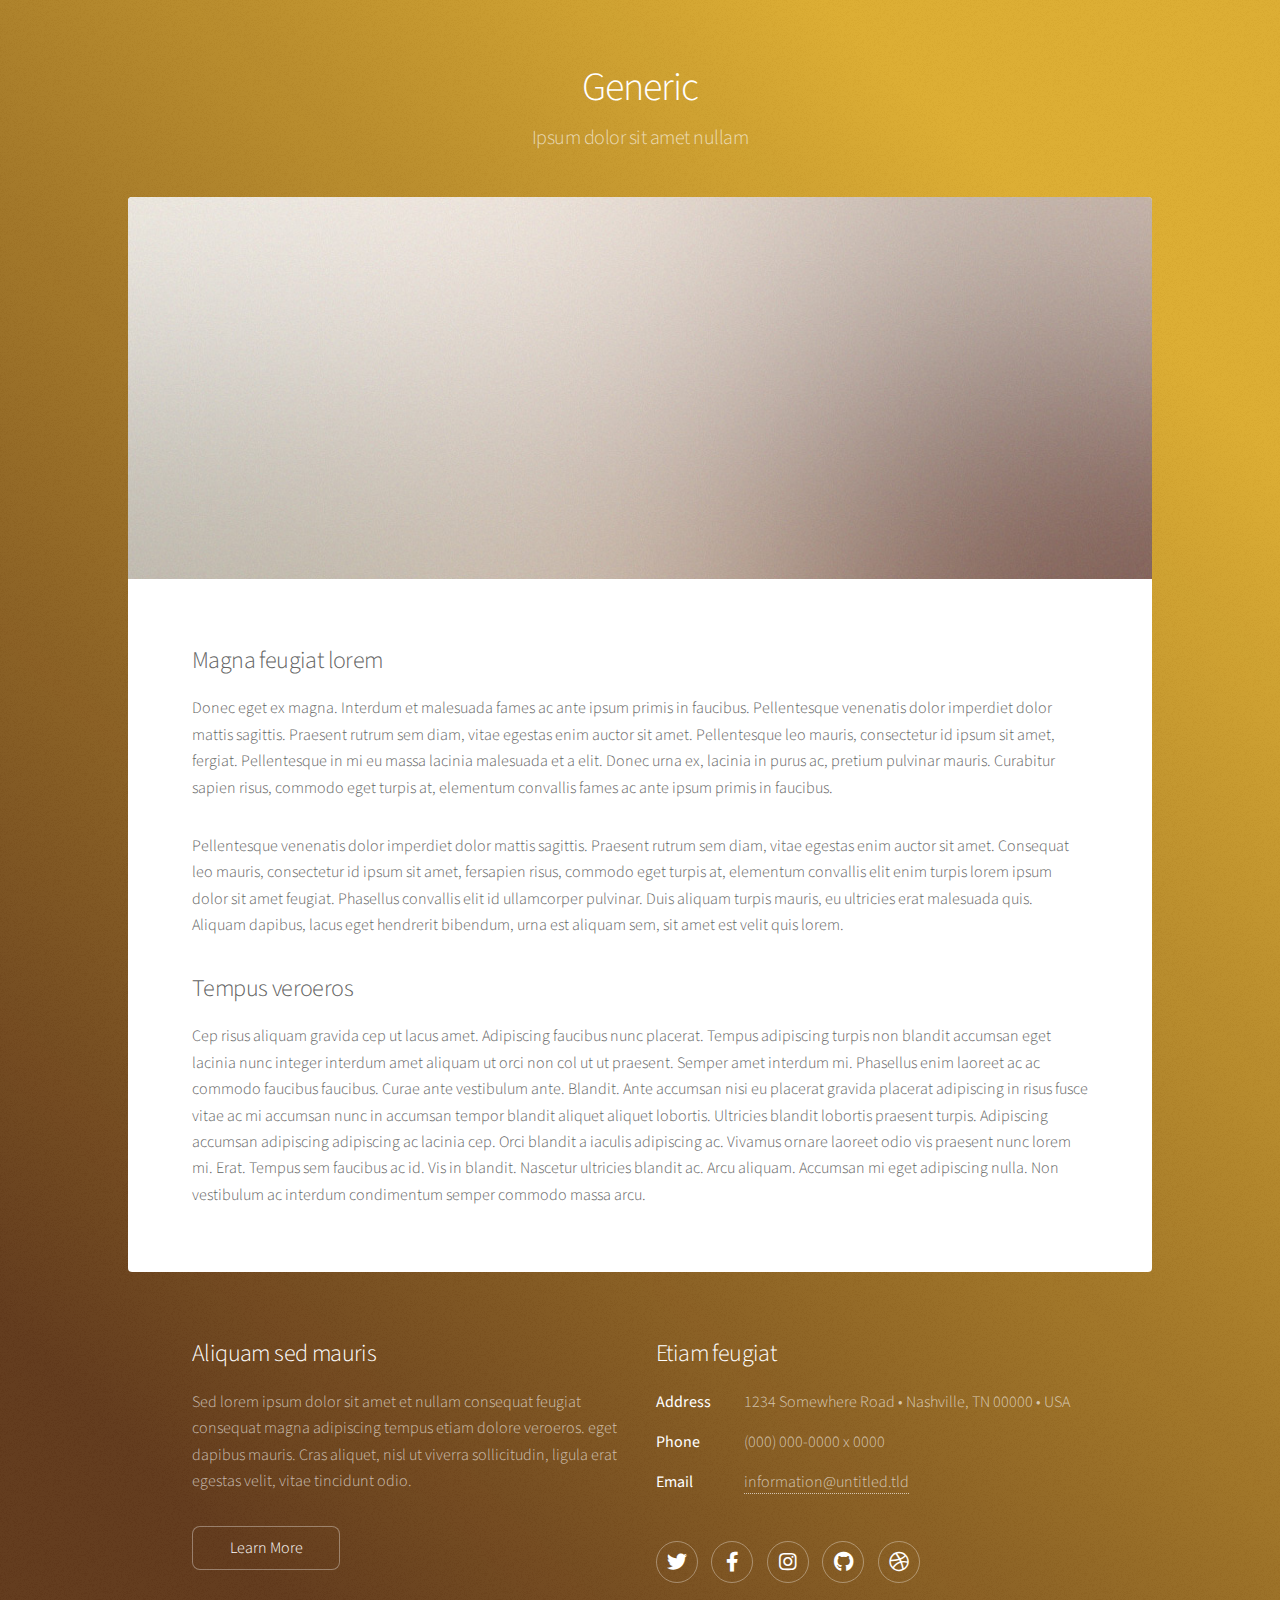
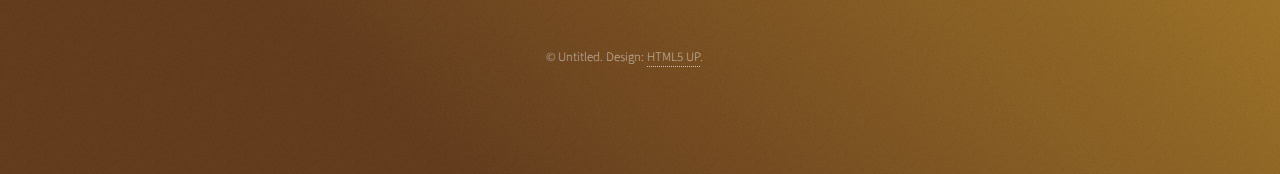
<file: website/generic.html>
<!DOCTYPE HTML>
<!--
	Stellar by HTML5 UP
	html5up.net | @ajlkn
	Free for personal and commercial use under the CCA 3.0 license (html5up.net/license)
-->
<html>
	<head>
		<title>Generic - Stellar by HTML5 UP</title>
		<meta charset="utf-8" />
		<meta name="viewport" content="width=device-width, initial-scale=1, user-scalable=no" />
		<link rel="stylesheet" href="assets/css/main.css" />
		<noscript><link rel="stylesheet" href="assets/css/noscript.css" /></noscript>
	</head>
	<body class="is-preload">

		<!-- Wrapper -->
			<div id="wrapper">

				<!-- Header -->
					<header id="header">
						<h1>Generic</h1>
						<p>Ipsum dolor sit amet nullam</p>
					</header>

				<!-- Main -->
					<div id="main">

						<!-- Content -->
							<section id="content" class="main">
								<span class="image main"><img src="images/pic04.jpg" alt="" /></span>
								<h2>Magna feugiat lorem</h2>
								<p>Donec eget ex magna. Interdum et malesuada fames ac ante ipsum primis in faucibus. Pellentesque venenatis dolor imperdiet dolor mattis sagittis. Praesent rutrum sem diam, vitae egestas enim auctor sit amet. Pellentesque leo mauris, consectetur id ipsum sit amet, fergiat. Pellentesque in mi eu massa lacinia malesuada et a elit. Donec urna ex, lacinia in purus ac, pretium pulvinar mauris. Curabitur sapien risus, commodo eget turpis at, elementum convallis fames ac ante ipsum primis in faucibus.</p>
								<p>Pellentesque venenatis dolor imperdiet dolor mattis sagittis. Praesent rutrum sem diam, vitae egestas enim auctor sit amet. Consequat leo mauris, consectetur id ipsum sit amet, fersapien risus, commodo eget turpis at, elementum convallis elit enim turpis lorem ipsum dolor sit amet feugiat. Phasellus convallis elit id ullamcorper pulvinar. Duis aliquam turpis mauris, eu ultricies erat malesuada quis. Aliquam dapibus, lacus eget hendrerit bibendum, urna est aliquam sem, sit amet est velit quis lorem.</p>
								<h2>Tempus veroeros</h2>
								<p>Cep risus aliquam gravida cep ut lacus amet. Adipiscing faucibus nunc placerat. Tempus adipiscing turpis non blandit accumsan eget lacinia nunc integer interdum amet aliquam ut orci non col ut ut praesent. Semper amet interdum mi. Phasellus enim laoreet ac ac commodo faucibus faucibus. Curae ante vestibulum ante. Blandit. Ante accumsan nisi eu placerat gravida placerat adipiscing in risus fusce vitae ac mi accumsan nunc in accumsan tempor blandit aliquet aliquet lobortis. Ultricies blandit lobortis praesent turpis. Adipiscing accumsan adipiscing adipiscing ac lacinia cep. Orci blandit a iaculis adipiscing ac. Vivamus ornare laoreet odio vis praesent nunc lorem mi. Erat. Tempus sem faucibus ac id. Vis in blandit. Nascetur ultricies blandit ac. Arcu aliquam. Accumsan mi eget adipiscing nulla. Non vestibulum ac interdum condimentum semper commodo massa arcu.</p>
							</section>

					</div>

				<!-- Footer -->
					<footer id="footer">
						<section>
							<h2>Aliquam sed mauris</h2>
							<p>Sed lorem ipsum dolor sit amet et nullam consequat feugiat consequat magna adipiscing tempus etiam dolore veroeros. eget dapibus mauris. Cras aliquet, nisl ut viverra sollicitudin, ligula erat egestas velit, vitae tincidunt odio.</p>
							<ul class="actions">
								<li><a href="#" class="button">Learn More</a></li>
							</ul>
						</section>
						<section>
							<h2>Etiam feugiat</h2>
							<dl class="alt">
								<dt>Address</dt>
								<dd>1234 Somewhere Road &bull; Nashville, TN 00000 &bull; USA</dd>
								<dt>Phone</dt>
								<dd>(000) 000-0000 x 0000</dd>
								<dt>Email</dt>
								<dd><a href="#">information@untitled.tld</a></dd>
							</dl>
							<ul class="icons">
								<li><a href="#" class="icon brands fa-twitter alt"><span class="label">Twitter</span></a></li>
								<li><a href="#" class="icon brands fa-facebook-f alt"><span class="label">Facebook</span></a></li>
								<li><a href="#" class="icon brands fa-instagram alt"><span class="label">Instagram</span></a></li>
								<li><a href="#" class="icon brands fa-github alt"><span class="label">GitHub</span></a></li>
								<li><a href="#" class="icon brands fa-dribbble alt"><span class="label">Dribbble</span></a></li>
							</ul>
						</section>
						<p class="copyright">&copy; Untitled. Design: <a href="https://html5up.net">HTML5 UP</a>.</p>
					</footer>

			</div>

		<!-- Scripts -->
			<script src="assets/js/jquery.min.js"></script>
			<script src="assets/js/jquery.scrollex.min.js"></script>
			<script src="assets/js/jquery.scrolly.min.js"></script>
			<script src="assets/js/browser.min.js"></script>
			<script src="assets/js/breakpoints.min.js"></script>
			<script src="assets/js/util.js"></script>
			<script src="assets/js/main.js"></script>

	</body>
</html>
</file>
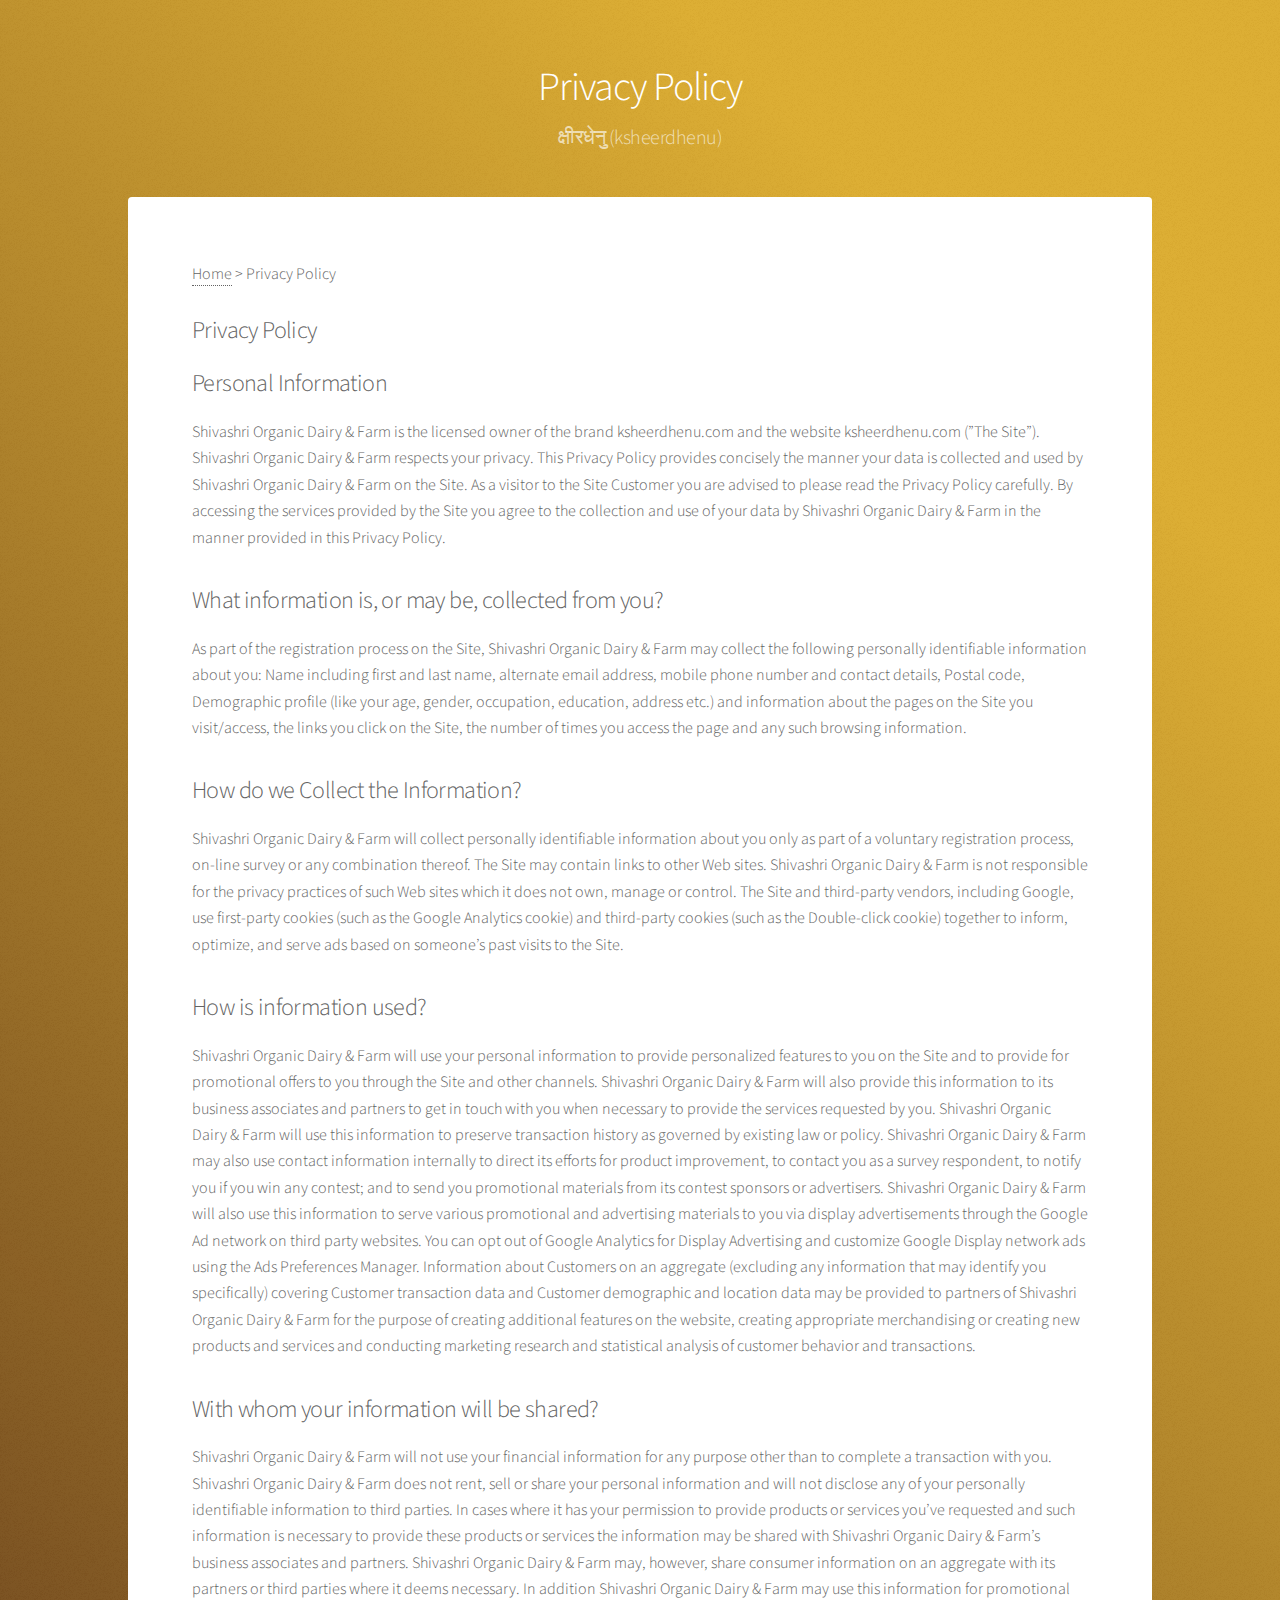
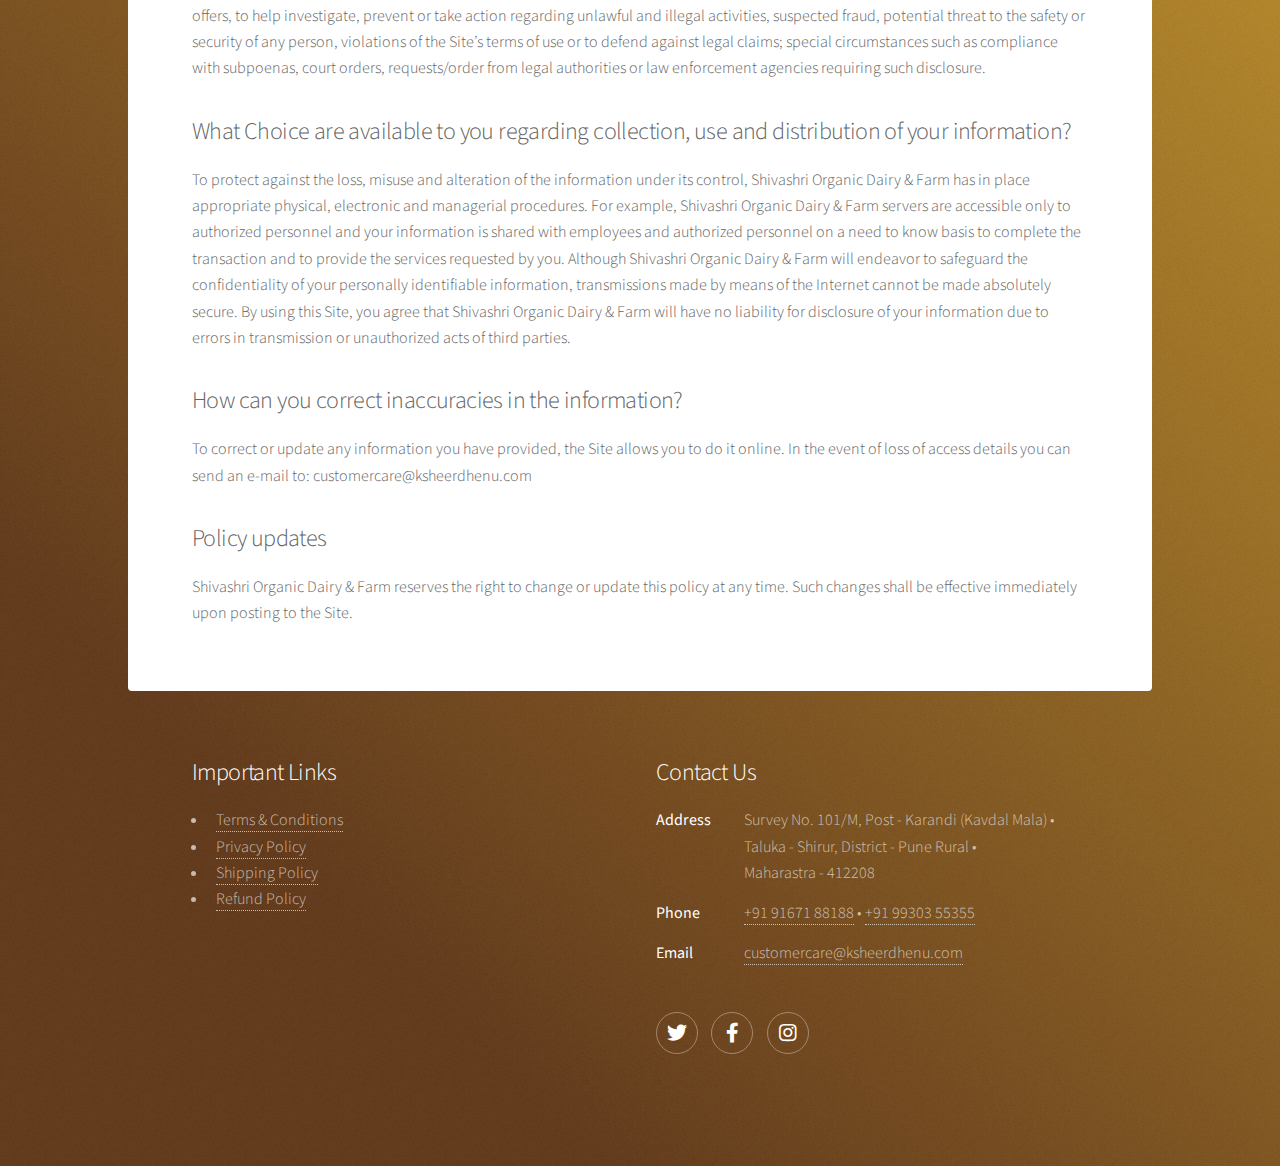
<file: website/privacy-policy.html>
<!DOCTYPE HTML>
<!--
	Stellar by HTML5 UP
	html5up.net | @ajlkn
	Free for personal and commercial use under the CCA 3.0 license (html5up.net/license)
-->
<html>

<head>
    <title>क्षीरधेनु | Ksheerdhenu | Milk Solution</title>
    <meta charset="utf-8" />
    <meta name="viewport" content="width=device-width, initial-scale=1, user-scalable=no" />
    <link rel="stylesheet" href="assets/css/main.css" />
    <noscript>
        <link rel="stylesheet" href="assets/css/noscript.css" />
    </noscript>
</head>

<body class="is-preload">

    <!-- Wrapper -->
    <div id="wrapper">

        <!-- Header -->
        <header id="header">
            <h1>Privacy Policy</h1>
            <p>क्षीरधेनु (ksheerdhenu)</p>
        </header>

        <!-- Main -->
        <div id="main">

            <!-- Content -->
            <section id="content" class="main">
                <a href="index.html">Home</a> > Privacy Policy<br /><br />
                <h2>Privacy Policy</h2>
                <h2>Personal Information</h2>

                <p>Shivashri Organic Dairy & Farm is the licensed owner of the brand ksheerdhenu.com and the website
                    ksheerdhenu.com (”The Site”). Shivashri Organic Dairy & Farm respects your privacy. This Privacy
                    Policy provides concisely the manner your data is collected and used by Shivashri Organic Dairy &
                    Farm on the Site. As a visitor to the Site Customer you are advised to please read the Privacy
                    Policy carefully. By accessing the services provided by the Site you agree to the collection and use
                    of your data by Shivashri Organic Dairy & Farm in the manner provided in this Privacy Policy.</p>

                <h2>What information is, or may be, collected from you?</h2>

                <p>As part of the registration process on the Site, Shivashri Organic Dairy & Farm may collect the
                    following personally identifiable information about you: Name including first and last name,
                    alternate email address, mobile phone number and contact details, Postal code, Demographic profile
                    (like your age, gender, occupation, education, address etc.) and information about the pages on the
                    Site you visit/access, the links you click on the Site, the number of times you access the page and
                    any such browsing information.</p>

                <h2>How do we Collect the Information?</h2>

                <p>Shivashri Organic Dairy & Farm will collect personally identifiable information about you only as
                    part of a voluntary registration process, on-line survey or any combination thereof. The Site may
                    contain links to other Web sites. Shivashri Organic Dairy & Farm is not responsible for the privacy
                    practices of such Web sites which it does not own, manage or control. The Site and third-party
                    vendors, including Google, use first-party cookies (such as the Google Analytics cookie) and
                    third-party cookies (such as the Double-click cookie) together to inform, optimize, and serve ads
                    based on someone’s past visits to the Site.</p>

                <h2>How is information used?</h2>

                <p>Shivashri Organic Dairy & Farm will use your personal information to provide personalized features to
                    you on the Site and to provide for promotional offers to you through the Site and other channels.
                    Shivashri Organic Dairy & Farm will also provide this information to its business associates and
                    partners to get in touch with you when necessary to provide the services requested by you. Shivashri
                    Organic Dairy & Farm will use this information to preserve transaction history as governed by
                    existing law or policy. Shivashri Organic Dairy & Farm may also use contact information internally
                    to direct its efforts for product improvement, to contact you as a survey respondent, to notify you
                    if you win any contest; and to send you promotional materials from its contest sponsors or
                    advertisers. Shivashri Organic Dairy & Farm will also use this information to serve various
                    promotional and advertising materials to you via display advertisements through the Google Ad
                    network on third party websites. You can opt out of Google Analytics for Display Advertising and
                    customize Google Display network ads using the Ads Preferences Manager. Information about Customers
                    on an aggregate (excluding any information that may identify you specifically) covering Customer
                    transaction data and Customer demographic and location data may be provided to partners of Shivashri
                    Organic Dairy & Farm for the purpose of creating additional features on the website, creating
                    appropriate merchandising or creating new products and services and conducting marketing research
                    and statistical analysis of customer behavior and transactions.</p>

                <h2>With whom your information will be shared?</h2>

                <p>Shivashri Organic Dairy & Farm will not use your financial information for any purpose other than to
                    complete a transaction with you. Shivashri Organic Dairy & Farm does not rent, sell or share your
                    personal information and will not disclose any of your personally identifiable information to third
                    parties. In cases where it has your permission to provide products or services you’ve requested and
                    such information is necessary to provide these products or services the information may be shared
                    with Shivashri Organic Dairy & Farm’s business associates and partners. Shivashri Organic Dairy &
                    Farm may, however, share consumer information on an aggregate with its partners or third parties
                    where it deems necessary. In addition Shivashri Organic Dairy & Farm may use this information for
                    promotional offers, to help investigate, prevent or take action regarding unlawful and illegal
                    activities, suspected fraud, potential threat to the safety or security of any person, violations of
                    the Site’s terms of use or to defend against legal claims; special circumstances such as compliance
                    with subpoenas, court orders, requests/order from legal authorities or law enforcement agencies
                    requiring such disclosure.</p>

                <h2>What Choice are available to you regarding collection, use and distribution of your information?
                </h2>

                <p>To protect against the loss, misuse and alteration of the information under its control, Shivashri
                    Organic Dairy & Farm has in place appropriate physical, electronic and managerial procedures. For
                    example, Shivashri Organic Dairy & Farm servers are accessible only to authorized personnel and your
                    information is shared with employees and authorized personnel on a need to know basis to complete
                    the transaction and to provide the services requested by you. Although Shivashri Organic Dairy &
                    Farm will endeavor to safeguard the confidentiality of your personally identifiable information,
                    transmissions made by means of the Internet cannot be made absolutely secure. By using this Site,
                    you agree that Shivashri Organic Dairy & Farm will have no liability for disclosure of your
                    information due to errors in transmission or unauthorized acts of third parties.</p>

                <h2>How can you correct inaccuracies in the information?</h2>

                <p>To correct or update any information you have provided, the Site allows you to do it online. In the
                    event of loss of access details you can send an e-mail to: customercare@ksheerdhenu.com</p>

                <h2>Policy updates</h2>

                <p>Shivashri Organic Dairy & Farm reserves the right to change or update this policy at any time. Such
                    changes shall be effective immediately upon posting to the Site.</p>


            </section>

        </div>

        <!-- Footer -->
        <footer id="footer">
            <section>
                <h2>Important Links</h2>
                <ul>
                    <li><a href="terms-conditions.html">Terms & Conditions</a></li>
                    <li><a href="privacy-policy.html">Privacy Policy</a></li>
                    <li><a href="shipping-policy.html">Shipping Policy</a></li>
                    <li><a href="refund-policy.html">Refund Policy</a></li>
                    <!-- <li><a href="contact-us.html">Contact Us</a></li> -->
                </ul>
            </section>
            <section>
                <h2>Contact Us</h2>
                <dl class="alt">
                    <dt>Address</dt>
                    <!-- Survey No. 101/M, Post - Karandi (Kavdal Mala), Taluka - Shirur, District - Pune, Pune Rural, Maharastra - 412208 -->
                    <dd>Survey No. 101/M, Post - Karandi (Kavdal Mala) &bull; Taluka - Shirur, District - Pune Rural
                        &bull;<br>Maharastra - 412208</dd>
                    <dt>Phone</dt>
                    <dd><a href="tel:+919167188188">+91 91671 88188</a>&nbsp;&bull;&nbsp;<a href="tel:+919930355355">+91
                            99303 55355</a></dd>
                    <dt>Email</dt>
                    <dd><a href="mailto:customercare@ksheerdhenu.com">customercare@ksheerdhenu.com</a></dd>
                </dl>
                <ul class="icons">
                    <li><a href="#" class="icon brands fa-twitter alt"><span class="label">Twitter</span></a></li>
                    <li><a href="#" class="icon brands fa-facebook-f alt"><span class="label">Facebook</span></a></li>
                    <li><a href="#" class="icon brands fa-instagram alt"><span class="label">Instagram</span></a></li>
                </ul>
            </section>
        </footer>

    </div>

    <!-- Scripts -->
    <script src="assets/js/jquery.min.js"></script>
    <script src="assets/js/jquery.scrollex.min.js"></script>
    <script src="assets/js/jquery.scrolly.min.js"></script>
    <script src="assets/js/browser.min.js"></script>
    <script src="assets/js/breakpoints.min.js"></script>
    <script src="assets/js/util.js"></script>
    <script src="assets/js/main.js"></script>

</body>

</html>
</file>
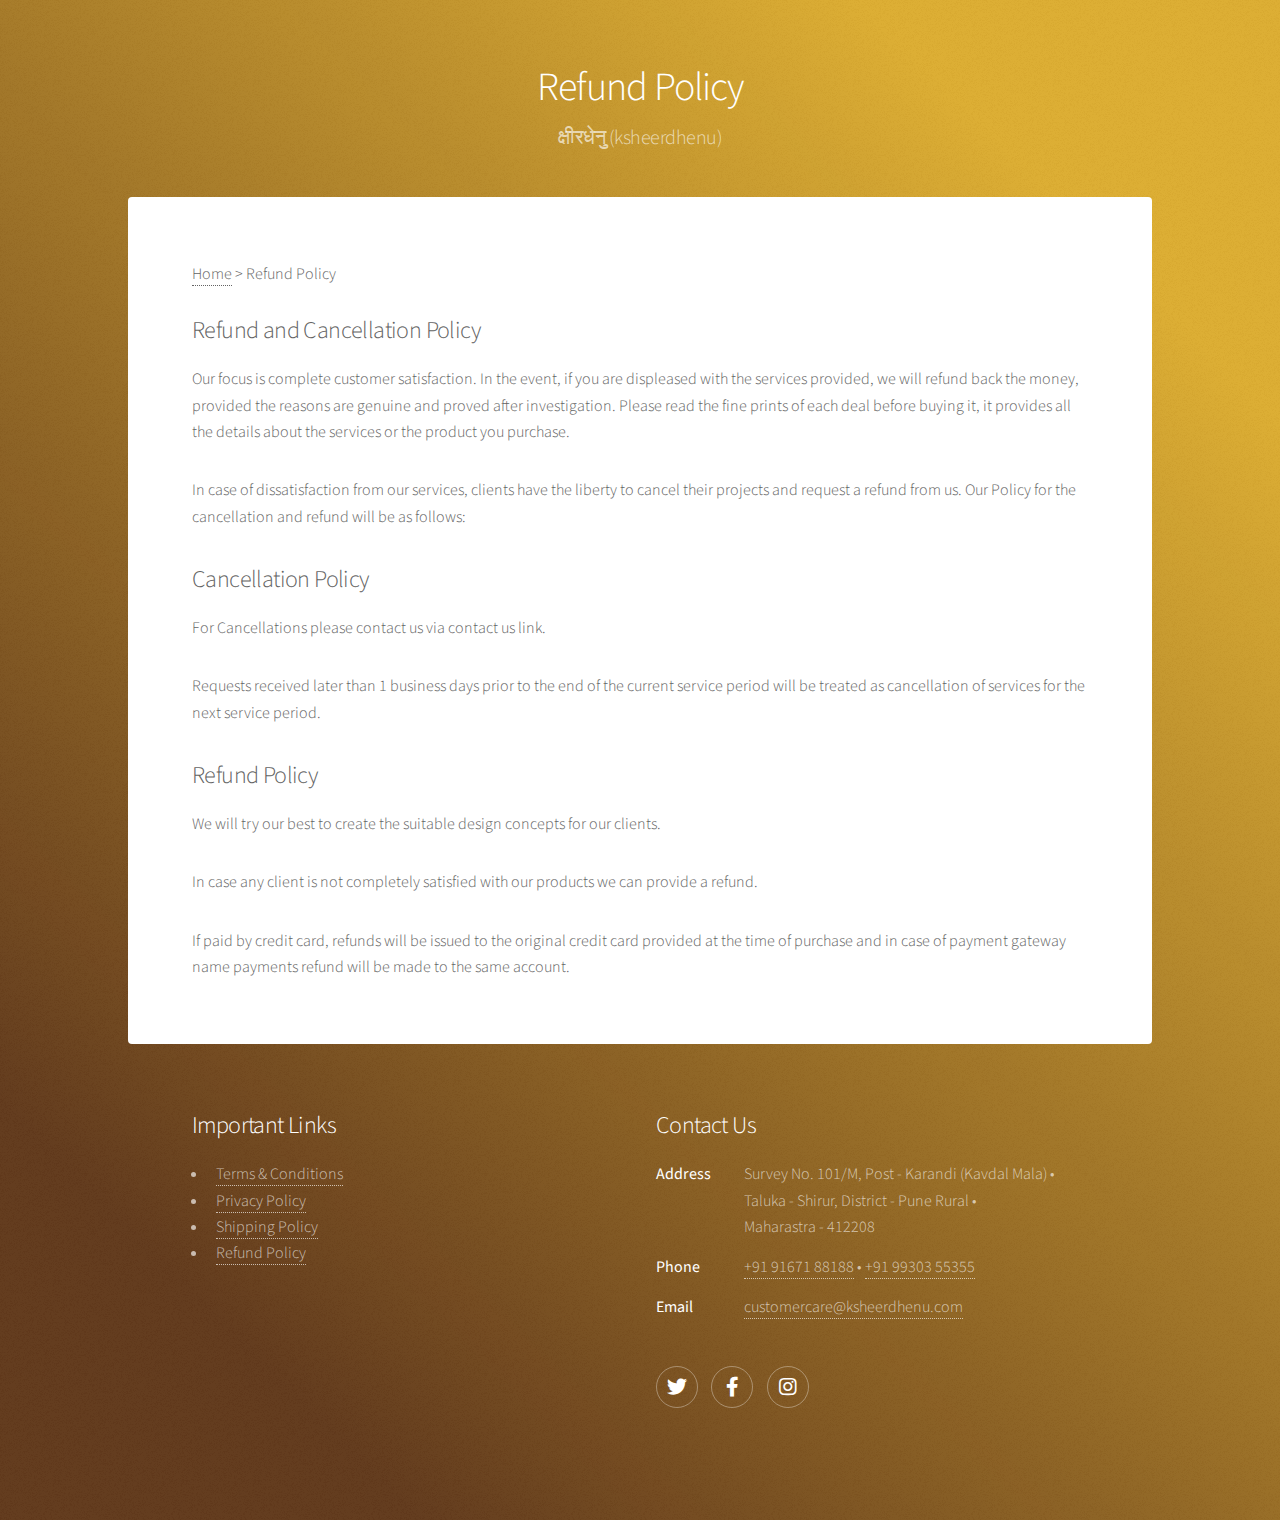
<file: website/refund-policy.html>
<!DOCTYPE HTML>
<!--
	Stellar by HTML5 UP
	html5up.net | @ajlkn
	Free for personal and commercial use under the CCA 3.0 license (html5up.net/license)
-->
<html>

<head>
    <title>क्षीरधेनु | Ksheerdhenu | Milk Solution</title>
    <meta charset="utf-8" />
    <meta name="viewport" content="width=device-width, initial-scale=1, user-scalable=no" />
    <link rel="stylesheet" href="assets/css/main.css" />
    <noscript>
        <link rel="stylesheet" href="assets/css/noscript.css" />
    </noscript>
</head>

<body class="is-preload">

    <!-- Wrapper -->
    <div id="wrapper">

        <!-- Header -->
        <header id="header">
            <h1>Refund Policy</h1>
            <p>क्षीरधेनु (ksheerdhenu)</p>
        </header>

        <!-- Main -->
        <div id="main">

            <!-- Content -->
            <section id="content" class="main">
                <a href="index.html">Home</a> > Refund Policy<br /><br />
                <h2>Refund and Cancellation Policy</h2>

                <p>Our focus is complete customer satisfaction. In the event, if you are displeased with the services
                    provided, we will refund back the money, provided the reasons are genuine and proved after
                    investigation. Please read the fine prints of each deal before buying it, it provides all the
                    details about the services or the product you purchase.</p>

                <p>In case of dissatisfaction from our services, clients have the liberty to cancel their projects and
                    request a refund from us. Our Policy for the cancellation and refund will be as follows:</p>

                <h2>Cancellation Policy</h2>
                <p>For Cancellations please contact us via contact us link.</p>
                <p>Requests received later than 1 business days prior to the end of the current service period will be
                    treated as cancellation of services for the next service period.</p>

                <h2>Refund Policy</h2>
                <p>We will try our best to create the suitable design concepts for our clients.</p>
                <p>In case any client is not completely satisfied with our products we can provide a refund.</p>
                <p>If paid by credit card, refunds will be issued to the original credit card provided at the time of
                    purchase and in case of payment gateway name payments refund will be made to the same account.</p>
            </section>

        </div>

        <!-- Footer -->
        <footer id="footer">
            <section>
                <h2>Important Links</h2>
                <ul>
                    <li><a href="terms-conditions.html">Terms & Conditions</a></li>
                    <li><a href="privacy-policy.html">Privacy Policy</a></li>
                    <li><a href="shipping-policy.html">Shipping Policy</a></li>
                    <li><a href="refund-policy.html">Refund Policy</a></li>
                    <!-- <li><a href="contact-us.html">Contact Us</a></li> -->
                </ul>
            </section>
            <section>
                <h2>Contact Us</h2>
                <dl class="alt">
                    <dt>Address</dt>
                    <!-- Survey No. 101/M, Post - Karandi (Kavdal Mala), Taluka - Shirur, District - Pune, Pune Rural, Maharastra - 412208 -->
                    <dd>Survey No. 101/M, Post - Karandi (Kavdal Mala) &bull; Taluka - Shirur, District - Pune Rural
                        &bull;<br>Maharastra - 412208</dd>
                    <dt>Phone</dt>
                    <dd><a href="tel:+919167188188">+91 91671 88188</a>&nbsp;&bull;&nbsp;<a href="tel:+919930355355">+91
                            99303 55355</a></dd>
                    <dt>Email</dt>
                    <dd><a href="mailto:customercare@ksheerdhenu.com">customercare@ksheerdhenu.com</a></dd>
                </dl>
                <ul class="icons">
                    <li><a href="#" class="icon brands fa-twitter alt"><span class="label">Twitter</span></a></li>
                    <li><a href="#" class="icon brands fa-facebook-f alt"><span class="label">Facebook</span></a></li>
                    <li><a href="#" class="icon brands fa-instagram alt"><span class="label">Instagram</span></a></li>
                </ul>
            </section>
        </footer>

    </div>

    <!-- Scripts -->
    <script src="assets/js/jquery.min.js"></script>
    <script src="assets/js/jquery.scrollex.min.js"></script>
    <script src="assets/js/jquery.scrolly.min.js"></script>
    <script src="assets/js/browser.min.js"></script>
    <script src="assets/js/breakpoints.min.js"></script>
    <script src="assets/js/util.js"></script>
    <script src="assets/js/main.js"></script>

</body>

</html>
</file>
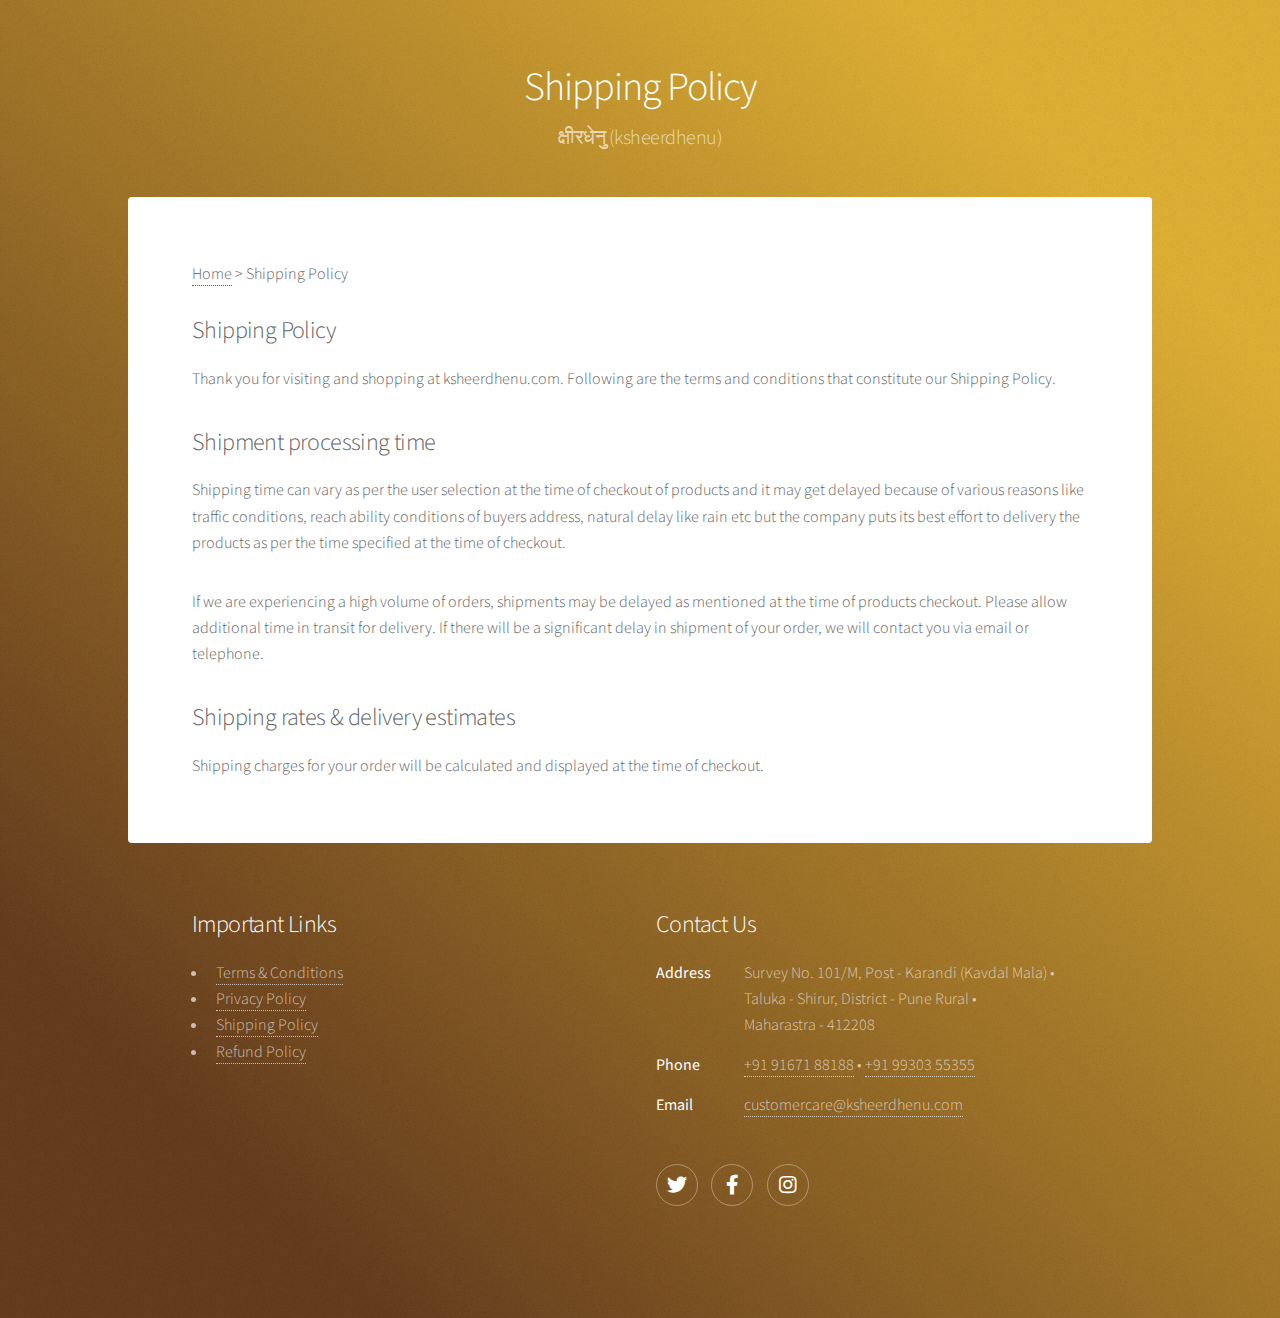
<file: website/shipping-policy.html>
<!DOCTYPE HTML>
<!--
	Stellar by HTML5 UP
	html5up.net | @ajlkn
	Free for personal and commercial use under the CCA 3.0 license (html5up.net/license)
-->
<html>

<head>
    <title>क्षीरधेनु | Ksheerdhenu | Milk Solution</title>
    <meta charset="utf-8" />
    <meta name="viewport" content="width=device-width, initial-scale=1, user-scalable=no" />
    <link rel="stylesheet" href="assets/css/main.css" />
    <noscript>
        <link rel="stylesheet" href="assets/css/noscript.css" />
    </noscript>
</head>

<body class="is-preload">

    <!-- Wrapper -->
    <div id="wrapper">

        <!-- Header -->
        <header id="header">
            <h1>Shipping Policy</h1>
            <p>क्षीरधेनु (ksheerdhenu)</p>
        </header>

        <!-- Main -->
        <div id="main">

            <!-- Content -->
            <section id="content" class="main">
                <a href="index.html">Home</a> > Shipping Policy<br /><br />
                <h2>Shipping Policy</h2>
                <p>Thank you for visiting and shopping at ksheerdhenu.com. Following are the terms and conditions that
                    constitute our Shipping Policy.</p>

                <h2>Shipment processing time</h2>
                <p>Shipping time can vary as per the user selection at the time of checkout of products and it may get
                    delayed because of various reasons like traffic conditions, reach ability conditions of buyers
                    address, natural delay like rain etc but the company puts its best effort to delivery the products
                    as per the time specified at the time of checkout.</p>
                <p>If we are experiencing a high volume of orders, shipments may be delayed as mentioned at the time of
                    products checkout. Please allow additional time in transit for delivery. If there will be a
                    significant delay in shipment of your order, we will contact you via email or telephone.</p>

                <h2>Shipping rates & delivery estimates</h2>

                <p>Shipping charges for your order will be calculated and displayed at the time of checkout.</p>
            </section>

        </div>

        <!-- Footer -->
        <footer id="footer">
            <section>
                <h2>Important Links</h2>
                <ul>
                    <li><a href="terms-conditions.html">Terms & Conditions</a></li>
                    <li><a href="privacy-policy.html">Privacy Policy</a></li>
                    <li><a href="shipping-policy.html">Shipping Policy</a></li>
                    <li><a href="refund-policy.html">Refund Policy</a></li>
                    <!-- <li><a href="contact-us.html">Contact Us</a></li> -->
                </ul>
            </section>
            <section>
                <h2>Contact Us</h2>
                <dl class="alt">
                    <dt>Address</dt>
                    <!-- Survey No. 101/M, Post - Karandi (Kavdal Mala), Taluka - Shirur, District - Pune, Pune Rural, Maharastra - 412208 -->
                    <dd>Survey No. 101/M, Post - Karandi (Kavdal Mala) &bull; Taluka - Shirur, District - Pune Rural
                        &bull;<br>Maharastra - 412208</dd>
                    <dt>Phone</dt>
                    <dd><a href="tel:+919167188188">+91 91671 88188</a>&nbsp;&bull;&nbsp;<a href="tel:+919930355355">+91
                            99303 55355</a></dd>
                    <dt>Email</dt>
                    <dd><a href="mailto:customercare@ksheerdhenu.com">customercare@ksheerdhenu.com</a></dd>
                </dl>
                <ul class="icons">
                    <li><a href="#" class="icon brands fa-twitter alt"><span class="label">Twitter</span></a></li>
                    <li><a href="#" class="icon brands fa-facebook-f alt"><span class="label">Facebook</span></a></li>
                    <li><a href="#" class="icon brands fa-instagram alt"><span class="label">Instagram</span></a></li>
                </ul>
            </section>
        </footer>

    </div>

    <!-- Scripts -->
    <script src="assets/js/jquery.min.js"></script>
    <script src="assets/js/jquery.scrollex.min.js"></script>
    <script src="assets/js/jquery.scrolly.min.js"></script>
    <script src="assets/js/browser.min.js"></script>
    <script src="assets/js/breakpoints.min.js"></script>
    <script src="assets/js/util.js"></script>
    <script src="assets/js/main.js"></script>

</body>

</html>
</file>
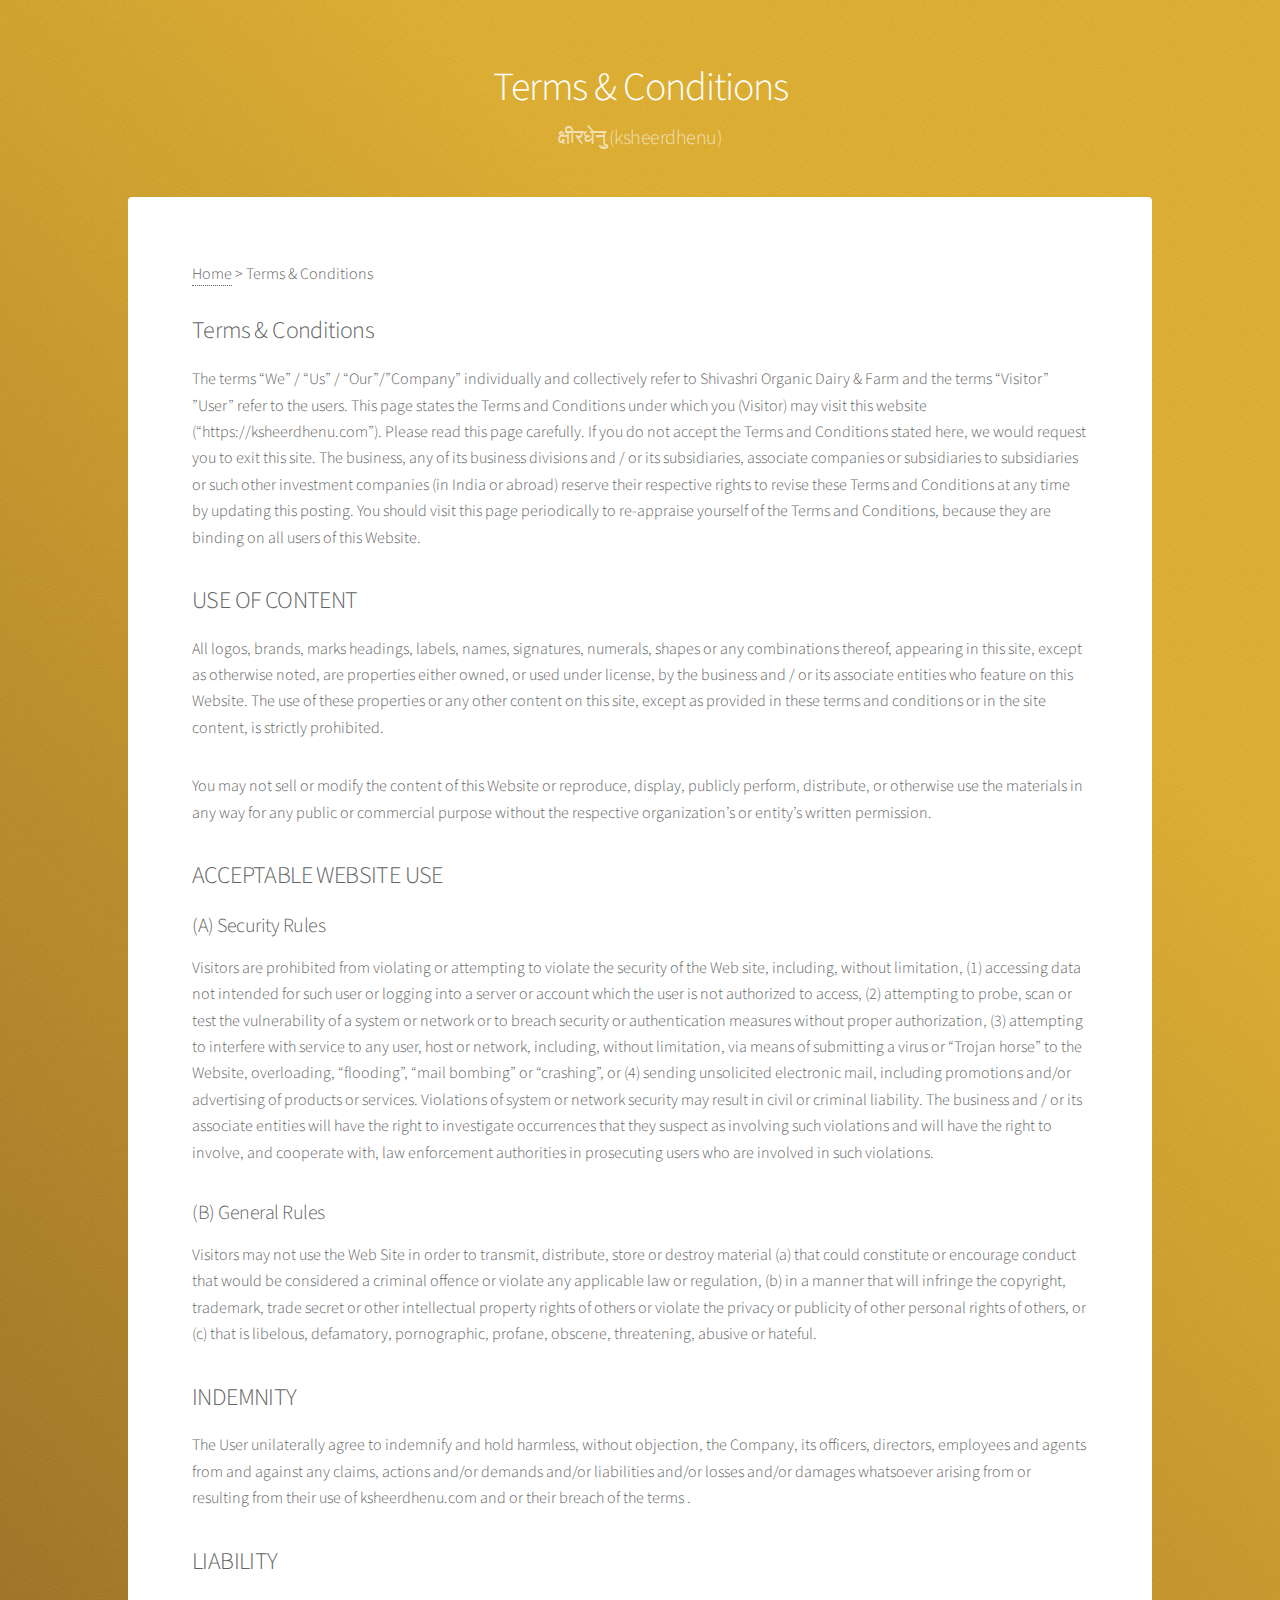
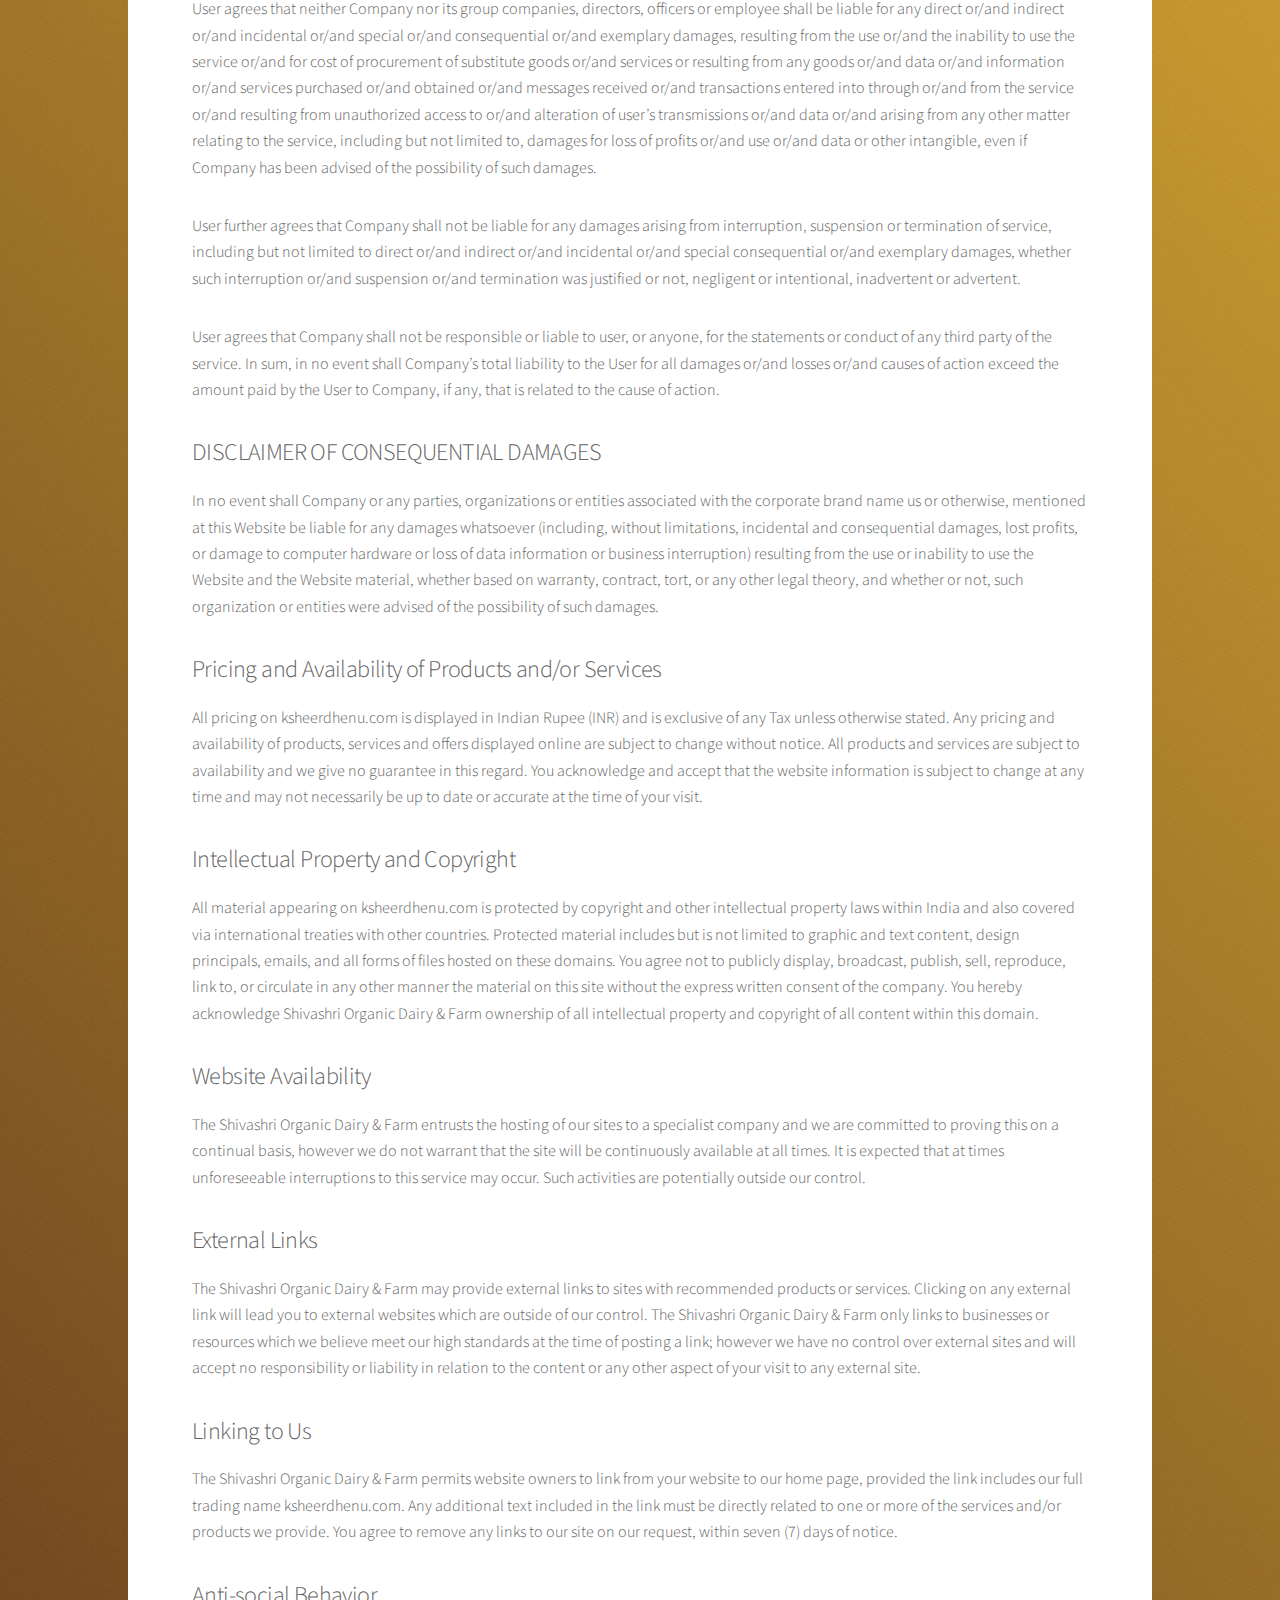
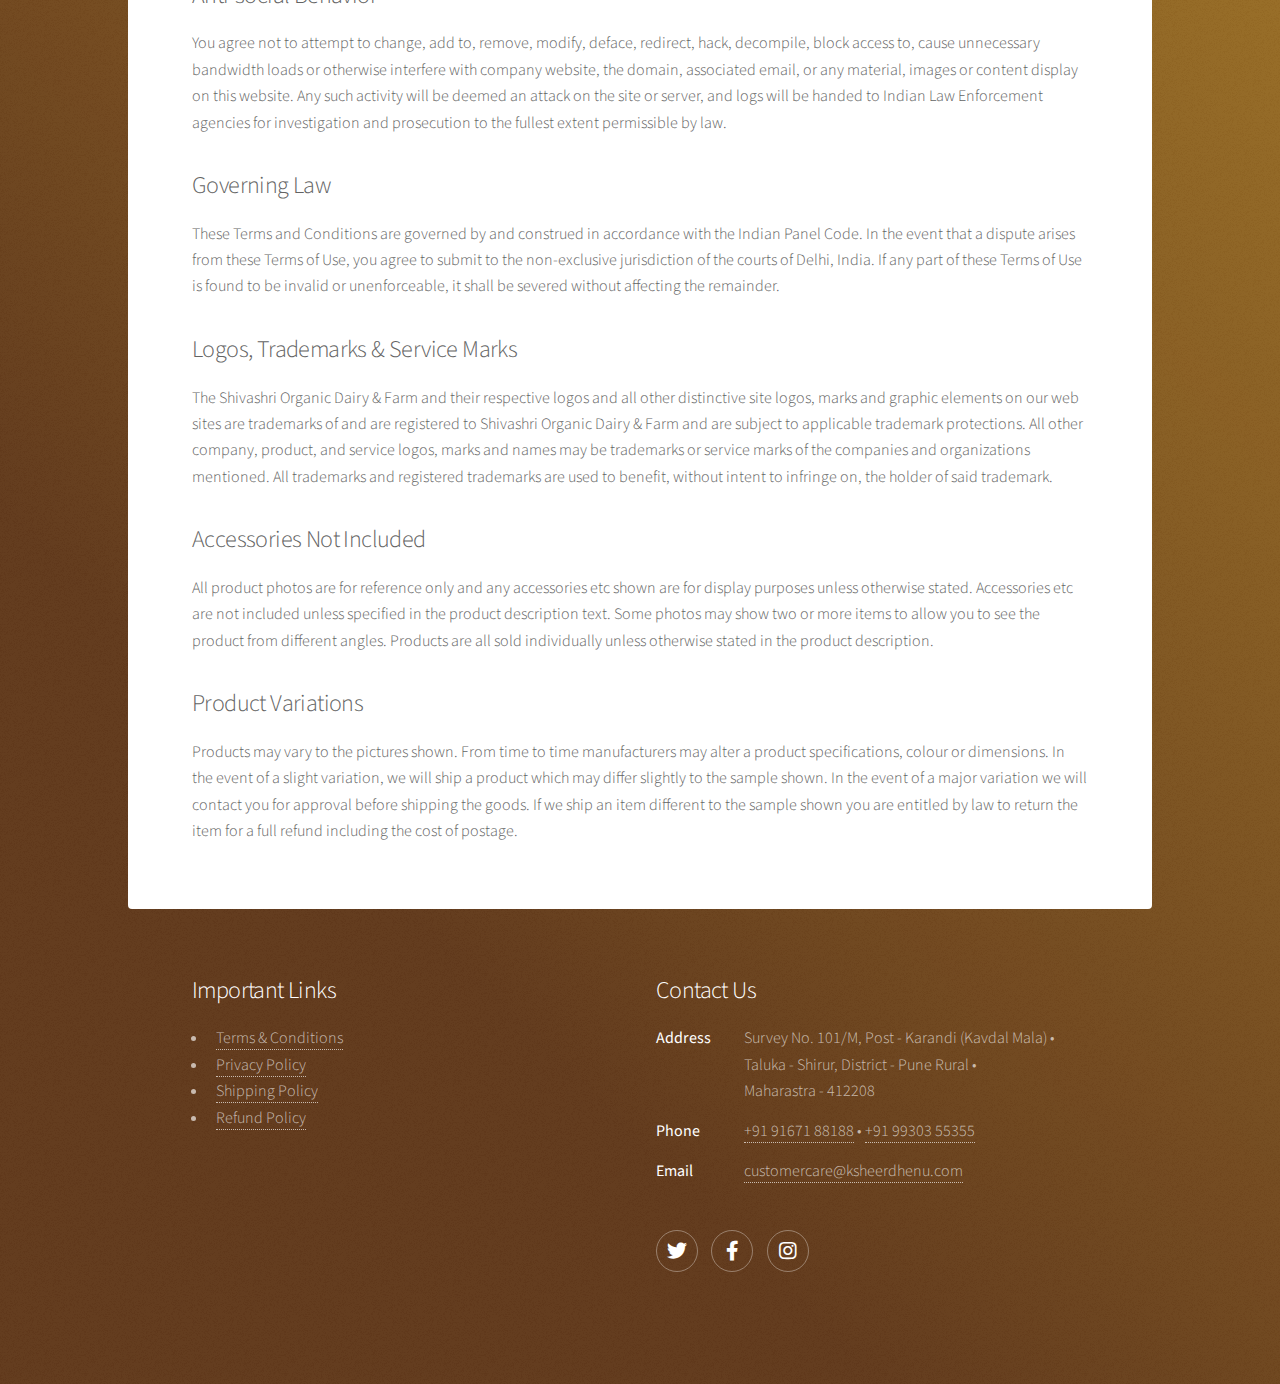
<file: website/terms-conditions.html>
<!DOCTYPE HTML>
<!--
	Stellar by HTML5 UP
	html5up.net | @ajlkn
	Free for personal and commercial use under the CCA 3.0 license (html5up.net/license)
-->
<html>

<head>
    <title>क्षीरधेनु | Ksheerdhenu | Milk Solution</title>
    <meta charset="utf-8" />
    <meta name="viewport" content="width=device-width, initial-scale=1, user-scalable=no" />
    <link rel="stylesheet" href="assets/css/main.css" />
    <noscript>
        <link rel="stylesheet" href="assets/css/noscript.css" />
    </noscript>
</head>

<body class="is-preload">

    <!-- Wrapper -->
    <div id="wrapper">

        <!-- Header -->
        <header id="header">
            <h1>Terms & Conditions</h1>
            <p>क्षीरधेनु (ksheerdhenu)</p>
        </header>

        <!-- Main -->
        <div id="main">

            <!-- Content -->
            <section id="content" class="main">
                <a href="index.html">Home</a> > Terms & Conditions<br /><br />
                <h2>Terms & Conditions</h2>
                <p>The terms “We” / “Us” / “Our”/”Company” individually and collectively refer to Shivashri Organic
                    Dairy & Farm and the terms “Visitor” ”User” refer to the users. This page states the Terms and
                    Conditions under which you (Visitor) may visit this website (“https://ksheerdhenu.com”). Please read
                    this page carefully. If you do not accept the Terms and Conditions stated here, we would request you
                    to exit this site. The business, any of its business divisions and / or its subsidiaries, associate
                    companies or subsidiaries to subsidiaries or such other investment companies (in India or abroad)
                    reserve their respective rights to revise these Terms and Conditions at any time by updating this
                    posting. You should visit this page periodically to re-appraise yourself of the Terms and
                    Conditions, because they are binding on all users of this Website.</p>
                <h2>USE OF CONTENT</h2>
                <p>All logos, brands, marks headings, labels, names, signatures, numerals, shapes or any combinations
                    thereof, appearing in this site, except as otherwise noted, are properties either owned, or used
                    under license, by the business and / or its associate entities who feature on this Website. The use
                    of these properties or any other content on this site, except as provided in these terms and
                    conditions or in the site content, is strictly prohibited.</p>
                <p>You may not sell or modify the content of this Website or reproduce, display, publicly perform,
                    distribute, or otherwise use the materials in any way for any public or commercial purpose without
                    the respective organization’s or entity’s written permission.</p>
                <h2>ACCEPTABLE WEBSITE USE</h2>
                <h3>(A) Security Rules</h3>
                <p>Visitors are prohibited from violating or attempting to violate the security of the Web site,
                    including, without limitation, (1) accessing data not intended for such user or logging into a
                    server or account which the user is not authorized to access, (2) attempting to probe, scan or test
                    the vulnerability of a system or network or to breach security or authentication measures without
                    proper authorization, (3) attempting to interfere with service to any user, host or network,
                    including, without limitation, via means of submitting a virus or “Trojan horse” to the Website,
                    overloading, “flooding”, “mail bombing” or “crashing”, or (4) sending unsolicited electronic mail,
                    including promotions and/or advertising of products or services. Violations of system or network
                    security may result in civil or criminal liability. The business and / or its associate entities
                    will have the right to investigate occurrences that they suspect as involving such violations and
                    will have the right to involve, and cooperate with, law enforcement authorities in prosecuting users
                    who are involved in such violations.</p>
                <h3>(B) General Rules</h3>
                <p>Visitors may not use the Web Site in order to transmit, distribute, store or destroy material (a)
                    that could constitute or encourage conduct that would be considered a criminal offence or violate
                    any applicable law or regulation, (b) in a manner that will infringe the copyright, trademark, trade
                    secret or other intellectual property rights of others or violate the privacy or publicity of other
                    personal rights of others, or (c) that is libelous, defamatory, pornographic, profane, obscene,
                    threatening, abusive or hateful.</p>

                <h2>INDEMNITY</h2>
                <p>The User unilaterally agree to indemnify and hold harmless, without objection, the Company, its
                    officers, directors, employees and agents from and against any claims, actions and/or demands and/or
                    liabilities and/or losses and/or damages whatsoever arising from or resulting from their use of
                    ksheerdhenu.com and or their breach of the terms .</p>

                <h2>LIABILITY</h2>
                <p>User agrees that neither Company nor its group companies, directors, officers or employee shall be
                    liable for any direct or/and indirect or/and incidental or/and special or/and consequential or/and
                    exemplary damages, resulting from the use or/and the inability to use the service or/and for cost of
                    procurement of substitute goods or/and services or resulting from any goods or/and data or/and
                    information or/and services purchased or/and obtained or/and messages received or/and transactions
                    entered into through or/and from the service or/and resulting from unauthorized access to or/and
                    alteration of user’s transmissions or/and data or/and arising from any other matter relating to the
                    service, including but not limited to, damages for loss of profits or/and use or/and data or other
                    intangible, even if Company has been advised of the possibility of such damages.</p>

                <p>User further agrees that Company shall not be liable for any damages arising from interruption,
                    suspension or termination of service, including but not limited to direct or/and indirect or/and
                    incidental or/and special consequential or/and exemplary damages, whether such interruption or/and
                    suspension or/and termination was justified or not, negligent or intentional, inadvertent or
                    advertent.</p>

                <p>User agrees that Company shall not be responsible or liable to user, or anyone, for the statements or
                    conduct of any third party of the service. In sum, in no event shall Company’s total liability to
                    the User for all damages or/and losses or/and causes of action exceed the amount paid by the User to
                    Company, if any, that is related to the cause of action.</p>

                <h2>DISCLAIMER OF CONSEQUENTIAL DAMAGES</h2>

                <p>In no event shall Company or any parties, organizations or entities associated with the corporate
                    brand name us or otherwise, mentioned at this Website be liable for any damages whatsoever
                    (including, without limitations, incidental and consequential damages, lost profits, or damage to
                    computer hardware or loss of data information or business interruption) resulting from the use or
                    inability to use the Website and the Website material, whether based on warranty, contract, tort, or
                    any other legal theory, and whether or not, such organization or entities were advised of the
                    possibility of such damages.</p>

                <h2>Pricing and Availability of Products and/or Services</h2>

                <p>All pricing on ksheerdhenu.com is displayed in Indian Rupee (INR) and is exclusive of any Tax unless
                    otherwise stated. Any pricing and availability of products, services and offers displayed online are
                    subject to change without notice. All products and services are subject to availability and we give
                    no guarantee in this regard. You acknowledge and accept that the website information is subject to
                    change at any time and may not necessarily be up to date or accurate at the time of your visit.</p>

                <h2>Intellectual Property and Copyright</h2>

                <p>All material appearing on ksheerdhenu.com is protected by copyright and other intellectual property
                    laws within India and also covered via international treaties with other countries. Protected
                    material includes but is not limited to graphic and text content, design principals, emails, and all
                    forms of files hosted on these domains. You agree not to publicly display, broadcast, publish, sell,
                    reproduce, link to, or circulate in any other manner the material on this site without the express
                    written consent of the company. You hereby acknowledge Shivashri Organic Dairy & Farm ownership of
                    all intellectual property and copyright of all content within this domain.</p>

                <h2>Website Availability</h2>

                <p>The Shivashri Organic Dairy & Farm entrusts the hosting of our sites to a specialist company and we
                    are committed to proving this on a continual basis, however we do not warrant that the site will be
                    continuously available at all times. It is expected that at times unforeseeable interruptions to
                    this service may occur. Such activities are potentially outside our control.


                <h2>External Links</h2>

                <p>The Shivashri Organic Dairy & Farm may provide external links to sites with recommended products or
                    services. Clicking on any external link will lead you to external websites which are outside of our
                    control. The Shivashri Organic Dairy & Farm only links to businesses or resources which we believe
                    meet our high standards at the time of posting a link; however we have no control over external
                    sites and will accept no responsibility or liability in relation to the content or any other aspect
                    of your visit to any external site.</p>

                <h2>Linking to Us</h2>

                <p>The Shivashri Organic Dairy & Farm permits website owners to link from your website to our home page,
                    provided the link includes our full trading name ksheerdhenu.com. Any additional text included in
                    the link must be directly related to one or more of the services and/or products we provide. You
                    agree to remove any links to our site on our request, within seven (7) days of notice.</p>

                <h2>Anti-social Behavior</h2>

                <p>You agree not to attempt to change, add to, remove, modify, deface, redirect, hack, decompile, block
                    access to, cause unnecessary bandwidth loads or otherwise interfere with company website, the
                    domain, associated email, or any material, images or content display on this website. Any such
                    activity will be deemed an attack on the site or server, and logs will be handed to Indian Law
                    Enforcement agencies for investigation and prosecution to the fullest extent permissible by law.</p>

                <h2>Governing Law</h2>

                <p>These Terms and Conditions are governed by and construed in accordance with the Indian Panel Code. In
                    the event that a dispute arises from these Terms of Use, you agree to submit to the non-exclusive
                    jurisdiction of the courts of Delhi, India. If any part of these Terms of Use is found to be invalid
                    or unenforceable, it shall be severed without affecting the remainder.</p>

                <h2>Logos, Trademarks & Service Marks</h2>

                <p>The Shivashri Organic Dairy & Farm and their respective logos and all other distinctive site logos,
                    marks and graphic elements on our web sites are trademarks of and are registered to Shivashri
                    Organic Dairy & Farm and are subject to applicable trademark protections. All other company,
                    product, and service logos, marks and names may be trademarks or service marks of the companies and
                    organizations mentioned. All trademarks and registered trademarks are used to benefit, without
                    intent to infringe on, the holder of said trademark.</p>

                <h2>Accessories Not Included</h2>

                <p>All product photos are for reference only and any accessories etc shown are for display purposes
                    unless otherwise stated. Accessories etc are not included unless specified in the product
                    description text. Some photos may show two or more items to allow you to see the product from
                    different angles. Products are all sold individually unless otherwise stated in the product
                    description.</p>

                <h2>Product Variations</h2>

                <p>Products may vary to the pictures shown. From time to time manufacturers may alter a product
                    specifications, colour or dimensions. In the event of a slight variation, we will ship a product
                    which may differ slightly to the sample shown. In the event of a major variation we will contact you
                    for approval before shipping the goods. If we ship an item different to the sample shown you are
                    entitled by law to return the item for a full refund including the cost of postage.</p>
                </p>
            </section>

        </div>

        <!-- Footer -->
        <footer id="footer">
            <section>
                <h2>Important Links</h2>
                <ul>
                    <li><a href="terms-conditions.html">Terms & Conditions</a></li>
                    <li><a href="privacy-policy.html">Privacy Policy</a></li>
                    <li><a href="shipping-policy.html">Shipping Policy</a></li>
                    <li><a href="refund-policy.html">Refund Policy</a></li>
                    <!-- <li><a href="contact-us.html">Contact Us</a></li> -->
                </ul>
            </section>
            <section>
                <h2>Contact Us</h2>
                <dl class="alt">
                    <dt>Address</dt>
                    <!-- Survey No. 101/M, Post - Karandi (Kavdal Mala), Taluka - Shirur, District - Pune, Pune Rural, Maharastra - 412208 -->
                    <dd>Survey No. 101/M, Post - Karandi (Kavdal Mala) &bull; Taluka - Shirur, District - Pune Rural
                        &bull;<br>Maharastra - 412208</dd>
                    <dt>Phone</dt>
                    <dd><a href="tel:+919167188188">+91 91671 88188</a>&nbsp;&bull;&nbsp;<a href="tel:+919930355355">+91
                            99303 55355</a></dd>
                    <dt>Email</dt>
                    <dd><a href="mailto:customercare@ksheerdhenu.com">customercare@ksheerdhenu.com</a></dd>
                </dl>
                <ul class="icons">
                    <li><a href="#" class="icon brands fa-twitter alt"><span class="label">Twitter</span></a></li>
                    <li><a href="#" class="icon brands fa-facebook-f alt"><span class="label">Facebook</span></a></li>
                    <li><a href="#" class="icon brands fa-instagram alt"><span class="label">Instagram</span></a></li>
                </ul>
            </section>
        </footer>

    </div>

    <!-- Scripts -->
    <script src="assets/js/jquery.min.js"></script>
    <script src="assets/js/jquery.scrollex.min.js"></script>
    <script src="assets/js/jquery.scrolly.min.js"></script>
    <script src="assets/js/browser.min.js"></script>
    <script src="assets/js/breakpoints.min.js"></script>
    <script src="assets/js/util.js"></script>
    <script src="assets/js/main.js"></script>

</body>

</html>
</file>
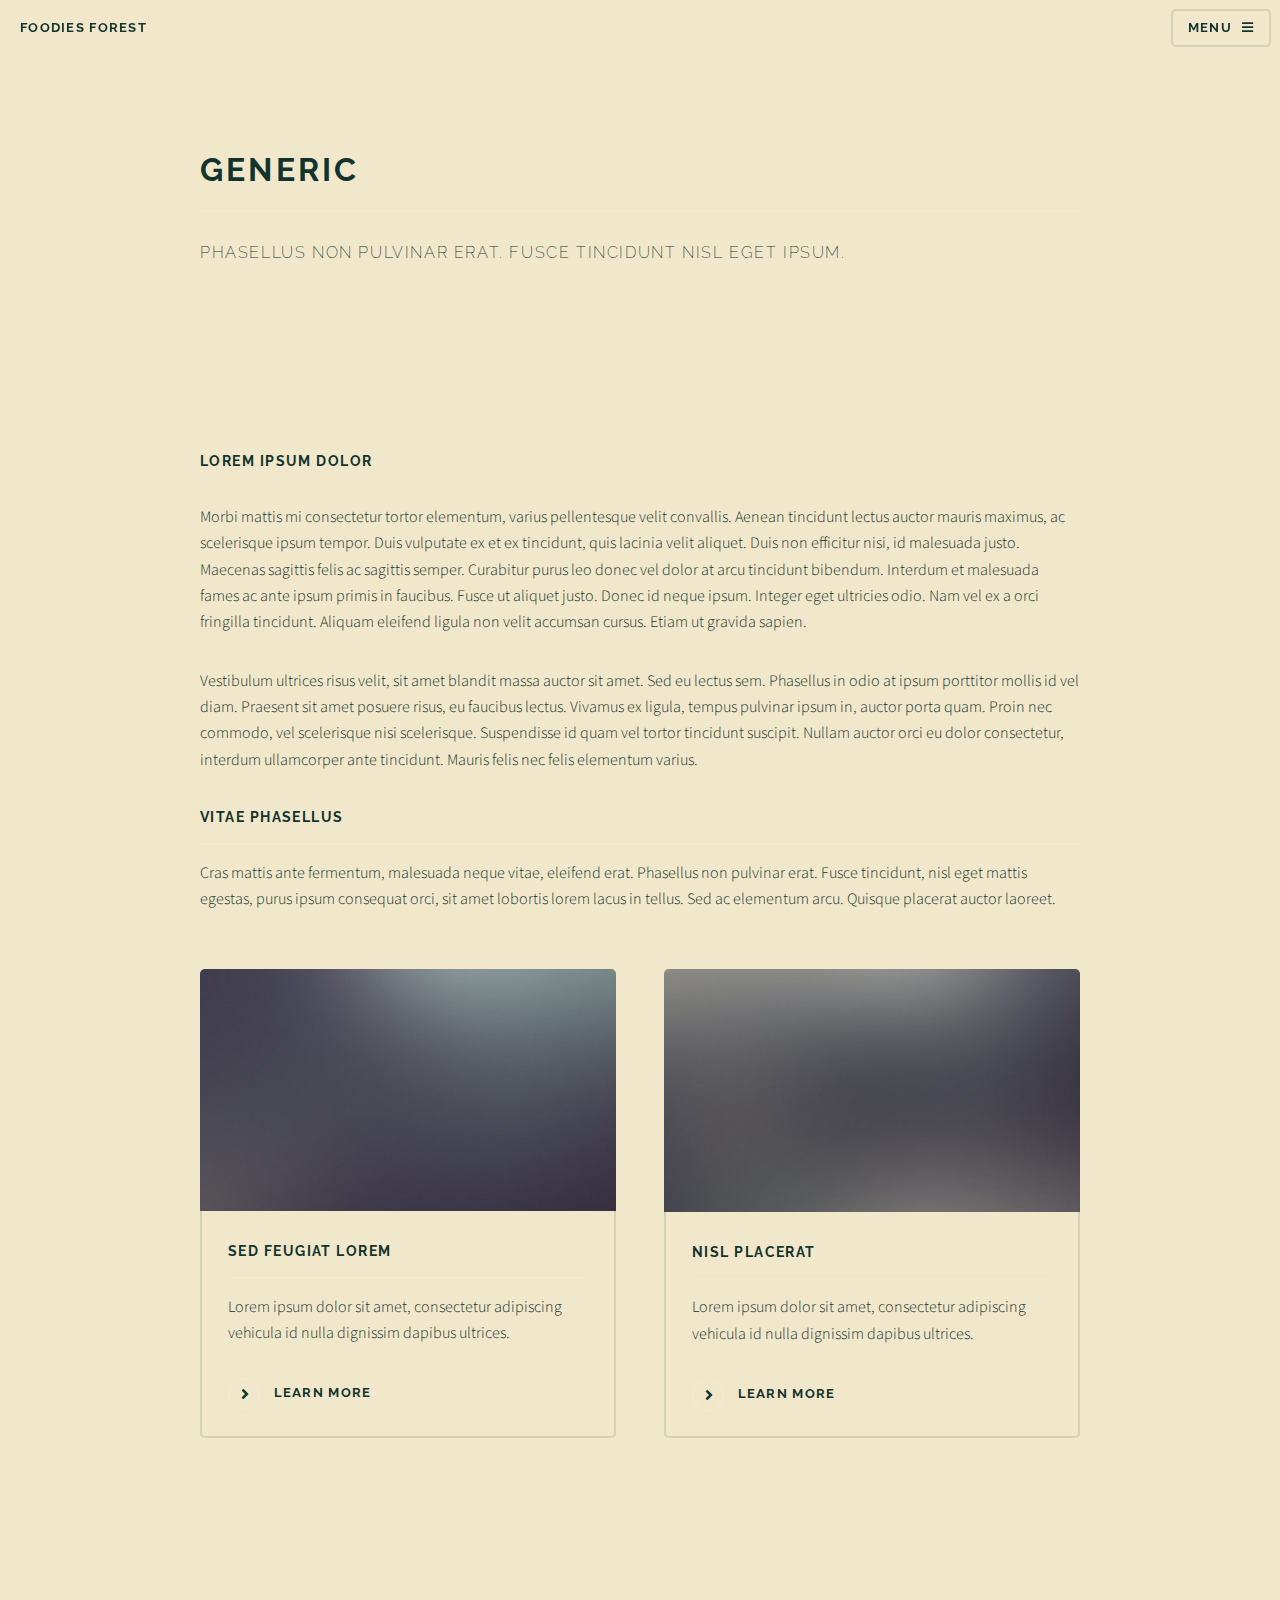
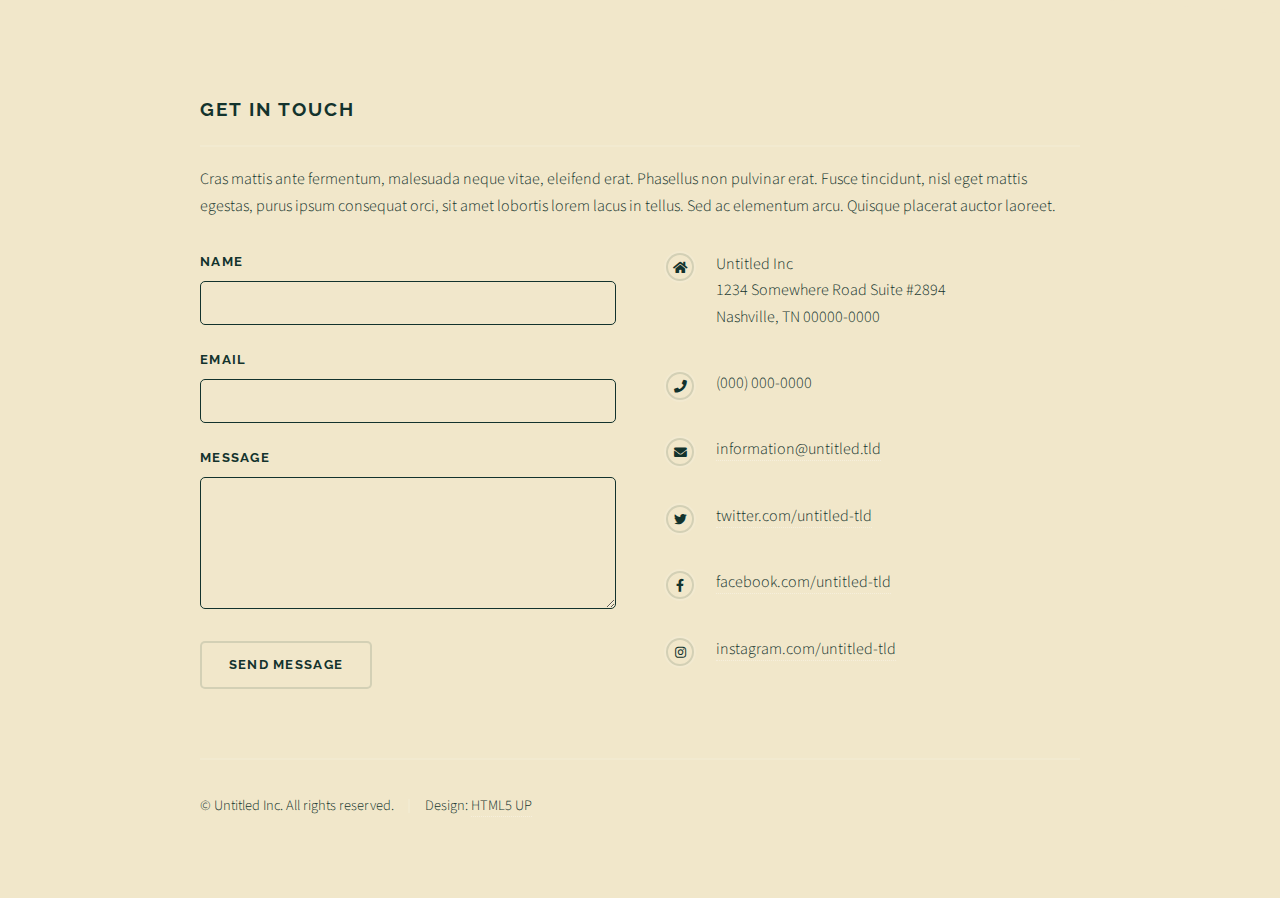
<file: ff/website/categories.html>
<!DOCTYPE HTML>
<!--
	Solid State by HTML5 UP
	html5up.net | @ajlkn
	Free for personal and commercial use under the CCA 3.0 license (html5up.net/license)
-->
<html>
	<head>
		<title>Foodies Forest</title>
		<meta charset="utf-8" />
		<meta name="viewport" content="width=device-width, initial-scale=1, user-scalable=no" />
		<link rel="stylesheet" href="assets/css/main.css" />
		<noscript><link rel="stylesheet" href="assets/css/noscript.css" /></noscript>
	</head>
	<body class="is-preload">

		<!-- Page Wrapper -->
			<div id="page-wrapper">

				<!-- Header -->
					<header id="header">
						<h1><a href="index.html">Foodies Forest</a></h1>
						<nav>
							<a href="#menu">Menu</a>
						</nav>
					</header>

				<!-- Menu -->
					<nav id="menu">
						<div class="inner">
							<h2>Menu</h2>
							<ul class="links">
								<li><a href="index.html">Home</a></li>
								<li><a href="categories.html">Categories</a></li>
								<li><a href="products.html">Products</a></li>
								<li><a href="">About</a></li>
								<li><a href="">Terms</a></li>
								<li><a href="">Policies</a></li>
								<!-- <li><a href="elements.html">Elements</a></li>
								<li><a href="#">Log In</a></li>
								<li><a href="#">Sign Up</a></li> -->
							</ul>
							<a href="#" class="close">Close</a>
						</div>
					</nav>

				<!-- Wrapper -->
					<section id="wrapper">
						<header>
							<div class="inner">
								<h2>Generic</h2>
								<p>Phasellus non pulvinar erat. Fusce tincidunt nisl eget ipsum.</p>
							</div>
						</header>

						<!-- Content -->
							<div class="wrapper">
								<div class="inner">

									<h3 class="major">Lorem ipsum dolor</h3>
									<p>Morbi mattis mi consectetur tortor elementum, varius pellentesque velit convallis. Aenean tincidunt lectus auctor mauris maximus, ac scelerisque ipsum tempor. Duis vulputate ex et ex tincidunt, quis lacinia velit aliquet. Duis non efficitur nisi, id malesuada justo. Maecenas sagittis felis ac sagittis semper. Curabitur purus leo donec vel dolor at arcu tincidunt bibendum. Interdum et malesuada fames ac ante ipsum primis in faucibus. Fusce ut aliquet justo. Donec id neque ipsum. Integer eget ultricies odio. Nam vel ex a orci fringilla tincidunt. Aliquam eleifend ligula non velit accumsan cursus. Etiam ut gravida sapien.</p>

									<p>Vestibulum ultrices risus velit, sit amet blandit massa auctor sit amet. Sed eu lectus sem. Phasellus in odio at ipsum porttitor mollis id vel diam. Praesent sit amet posuere risus, eu faucibus lectus. Vivamus ex ligula, tempus pulvinar ipsum in, auctor porta quam. Proin nec commodo, vel scelerisque nisi scelerisque. Suspendisse id quam vel tortor tincidunt suscipit. Nullam auctor orci eu dolor consectetur, interdum ullamcorper ante tincidunt. Mauris felis nec felis elementum varius.</p>

									<h3 class="major">Vitae phasellus</h3>
									<p>Cras mattis ante fermentum, malesuada neque vitae, eleifend erat. Phasellus non pulvinar erat. Fusce tincidunt, nisl eget mattis egestas, purus ipsum consequat orci, sit amet lobortis lorem lacus in tellus. Sed ac elementum arcu. Quisque placerat auctor laoreet.</p>

									<section class="features">
										<article>
											<a href="#" class="image"><img src="images/pic04.jpg" alt="" /></a>
											<h3 class="major">Sed feugiat lorem</h3>
											<p>Lorem ipsum dolor sit amet, consectetur adipiscing vehicula id nulla dignissim dapibus ultrices.</p>
											<a href="#" class="special">Learn more</a>
										</article>
										<article>
											<a href="#" class="image"><img src="images/pic05.jpg" alt="" /></a>
											<h3 class="major">Nisl placerat</h3>
											<p>Lorem ipsum dolor sit amet, consectetur adipiscing vehicula id nulla dignissim dapibus ultrices.</p>
											<a href="#" class="special">Learn more</a>
										</article>
									</section>

								</div>
							</div>

					</section>

				<!-- Footer -->
					<section id="footer">
						<div class="inner">
							<h2 class="major">Get in touch</h2>
							<p>Cras mattis ante fermentum, malesuada neque vitae, eleifend erat. Phasellus non pulvinar erat. Fusce tincidunt, nisl eget mattis egestas, purus ipsum consequat orci, sit amet lobortis lorem lacus in tellus. Sed ac elementum arcu. Quisque placerat auctor laoreet.</p>
							<form method="post" action="#">
								<div class="fields">
									<div class="field">
										<label for="name">Name</label>
										<input type="text" name="name" id="name" />
									</div>
									<div class="field">
										<label for="email">Email</label>
										<input type="email" name="email" id="email" />
									</div>
									<div class="field">
										<label for="message">Message</label>
										<textarea name="message" id="message" rows="4"></textarea>
									</div>
								</div>
								<ul class="actions">
									<li><input type="submit" value="Send Message" /></li>
								</ul>
							</form>
							<ul class="contact">
								<li class="icon solid fa-home">
									Untitled Inc<br />
									1234 Somewhere Road Suite #2894<br />
									Nashville, TN 00000-0000
								</li>
								<li class="icon solid fa-phone">(000) 000-0000</li>
								<li class="icon solid fa-envelope"><a href="#">information@untitled.tld</a></li>
								<li class="icon brands fa-twitter"><a href="#">twitter.com/untitled-tld</a></li>
								<li class="icon brands fa-facebook-f"><a href="#">facebook.com/untitled-tld</a></li>
								<li class="icon brands fa-instagram"><a href="#">instagram.com/untitled-tld</a></li>
							</ul>
							<ul class="copyright">
								<li>&copy; Untitled Inc. All rights reserved.</li><li>Design: <a href="http://html5up.net">HTML5 UP</a></li>
							</ul>
						</div>
					</section>

			</div>

		<!-- Scripts -->
			<script src="assets/js/jquery.min.js"></script>
			<script src="assets/js/jquery.scrollex.min.js"></script>
			<script src="assets/js/browser.min.js"></script>
			<script src="assets/js/breakpoints.min.js"></script>
			<script src="assets/js/util.js"></script>
			<script src="assets/js/main.js"></script>

	</body>
</html>
</file>
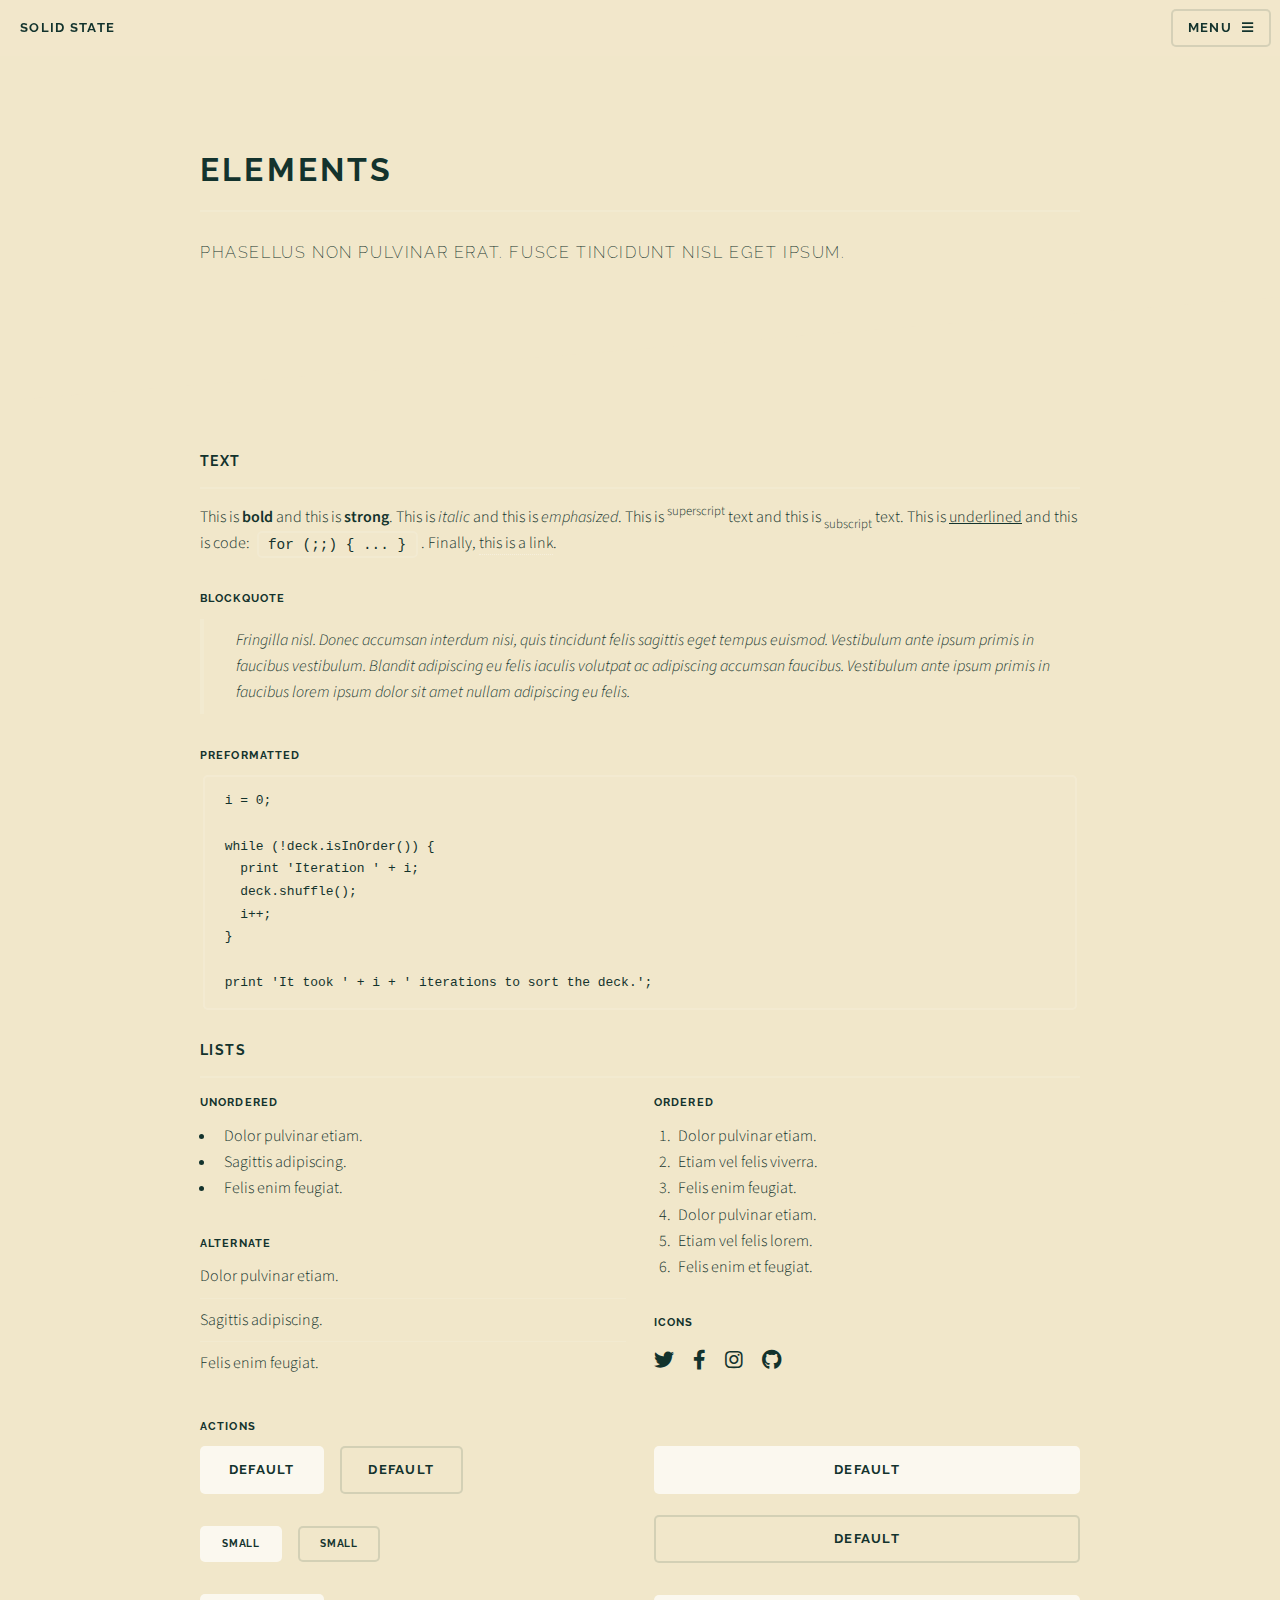
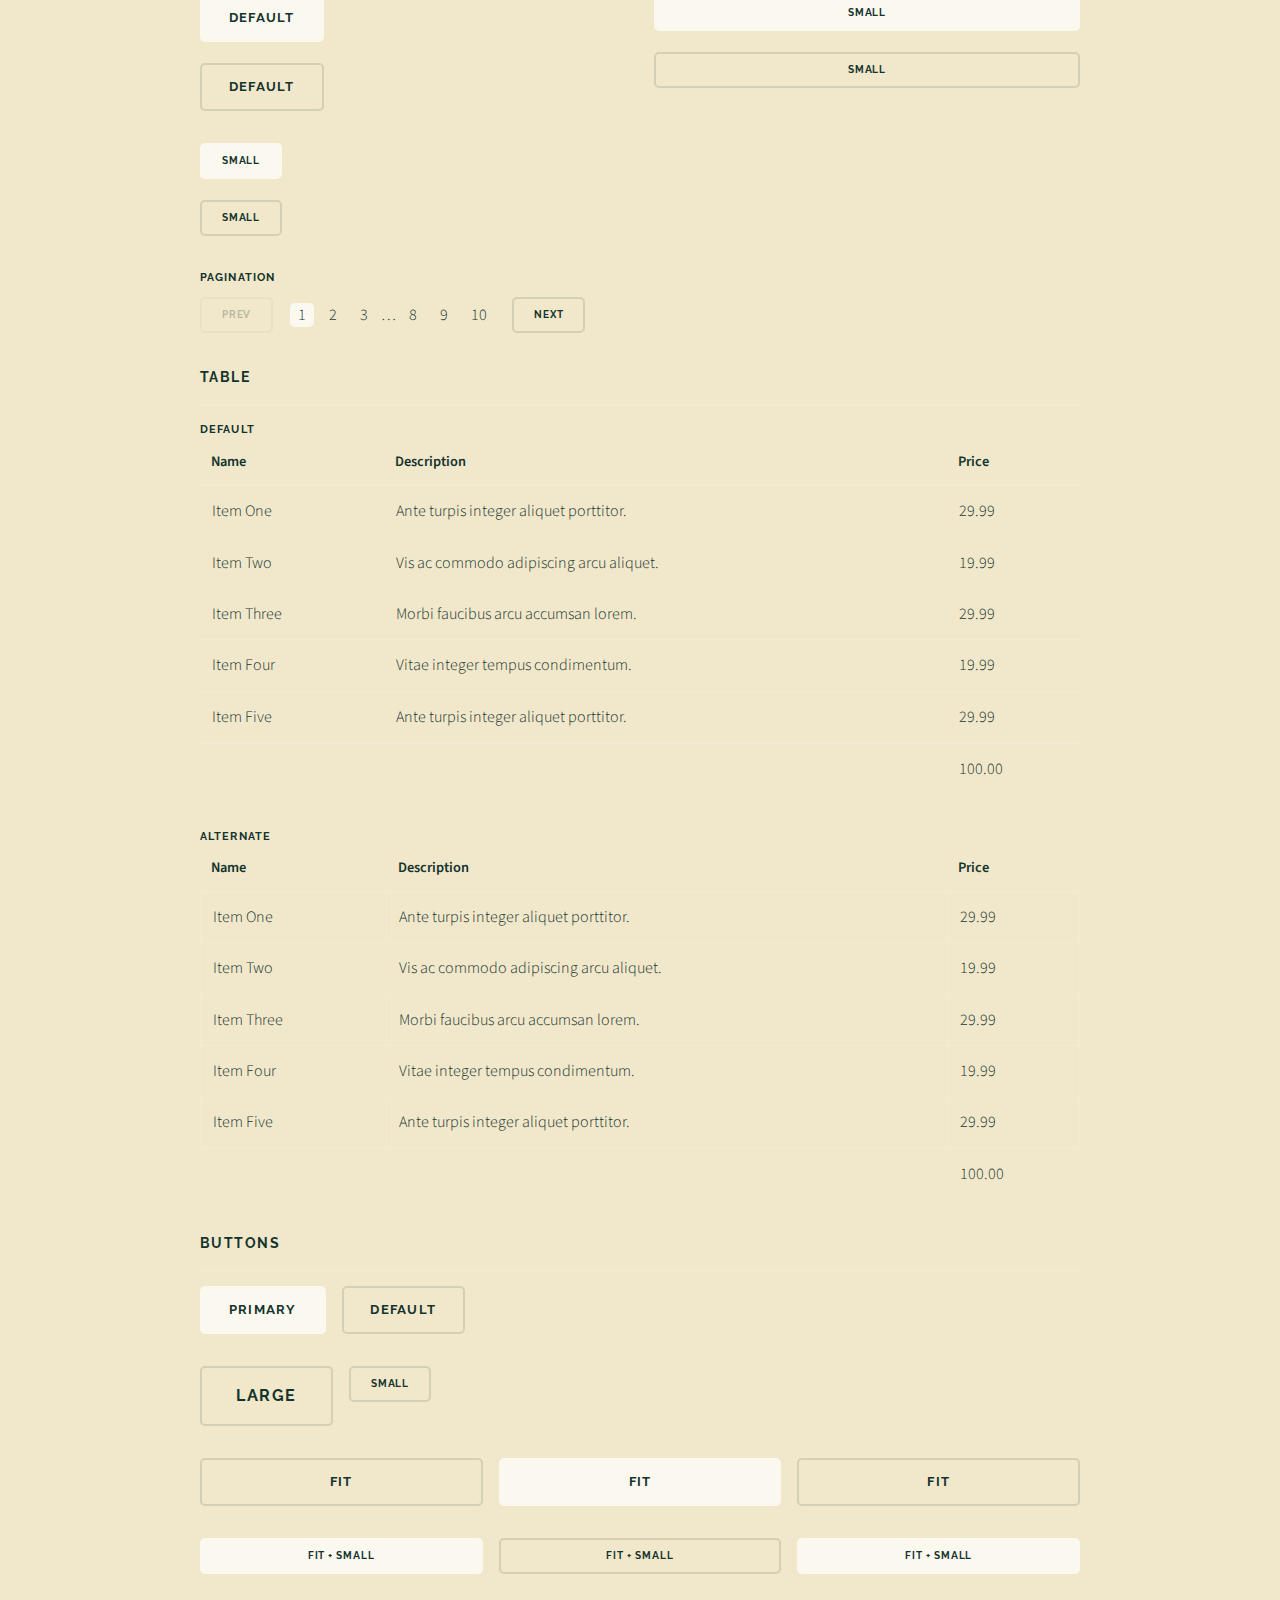
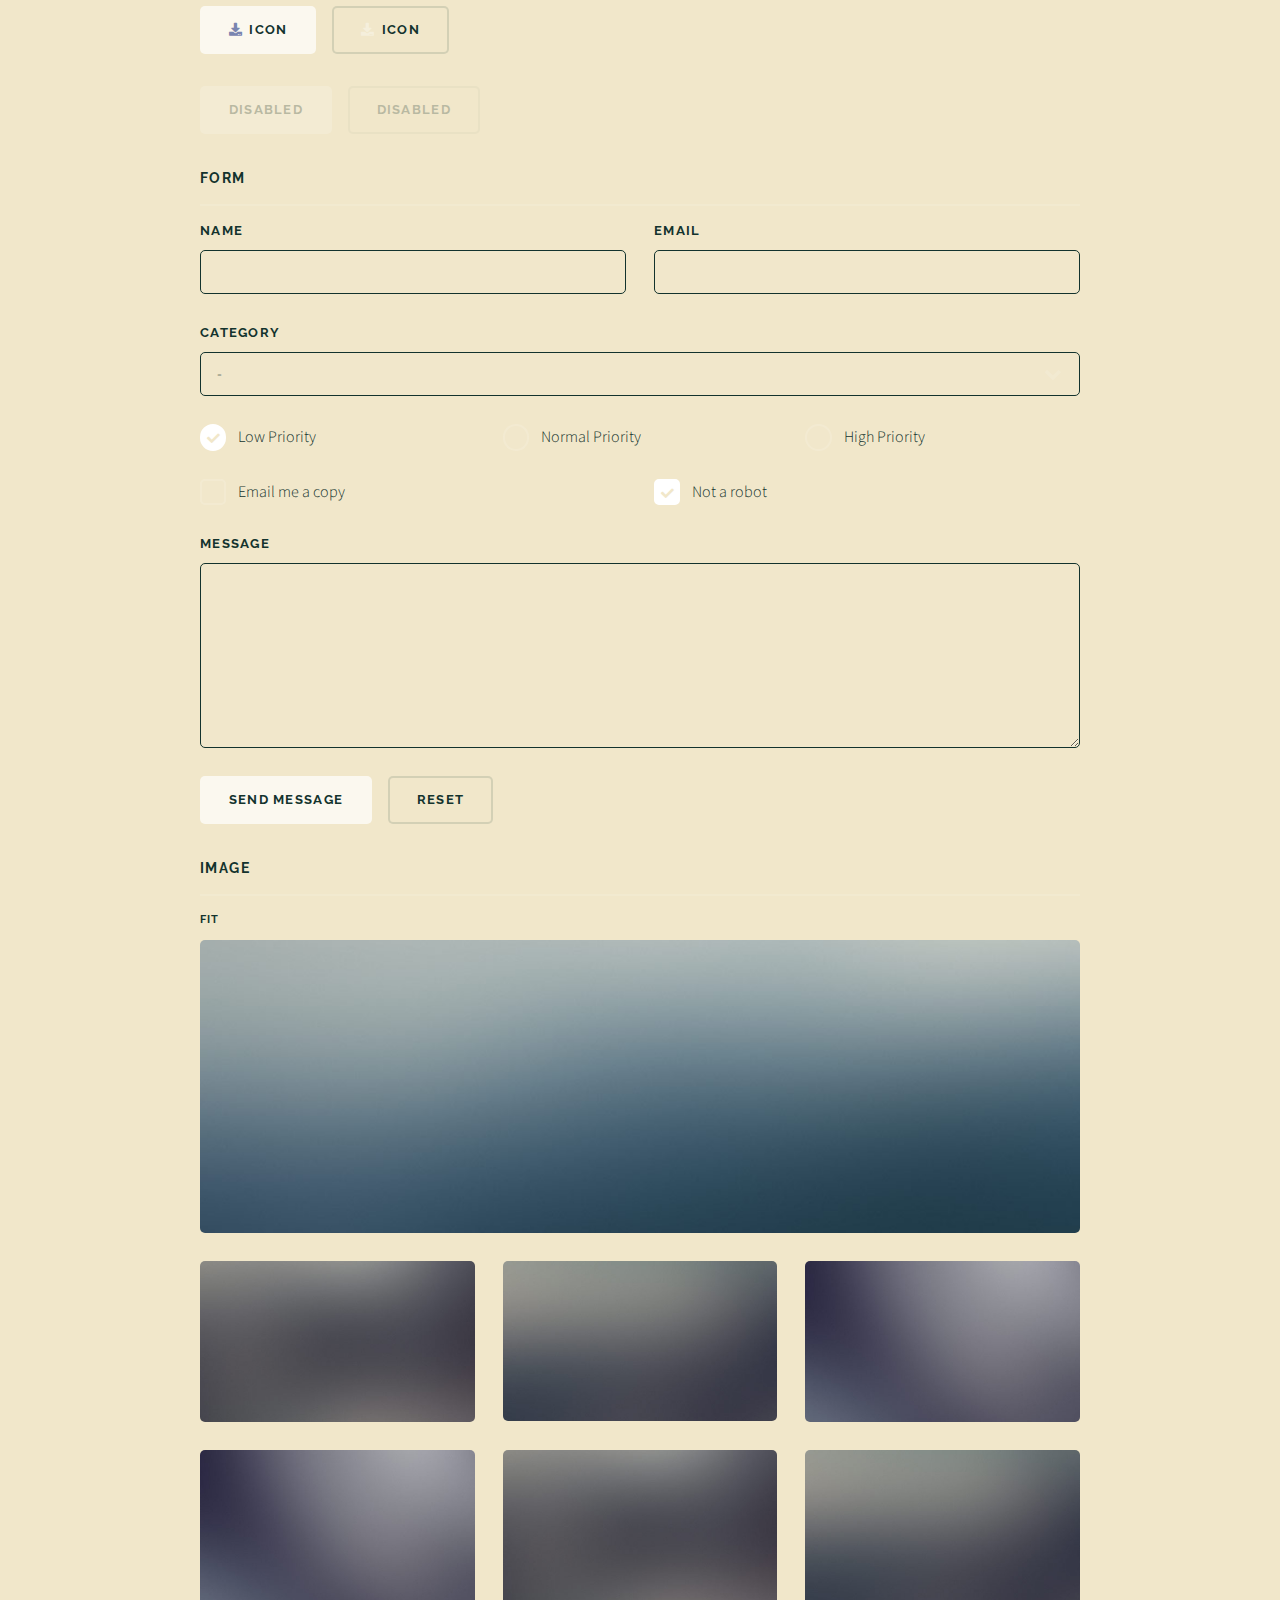
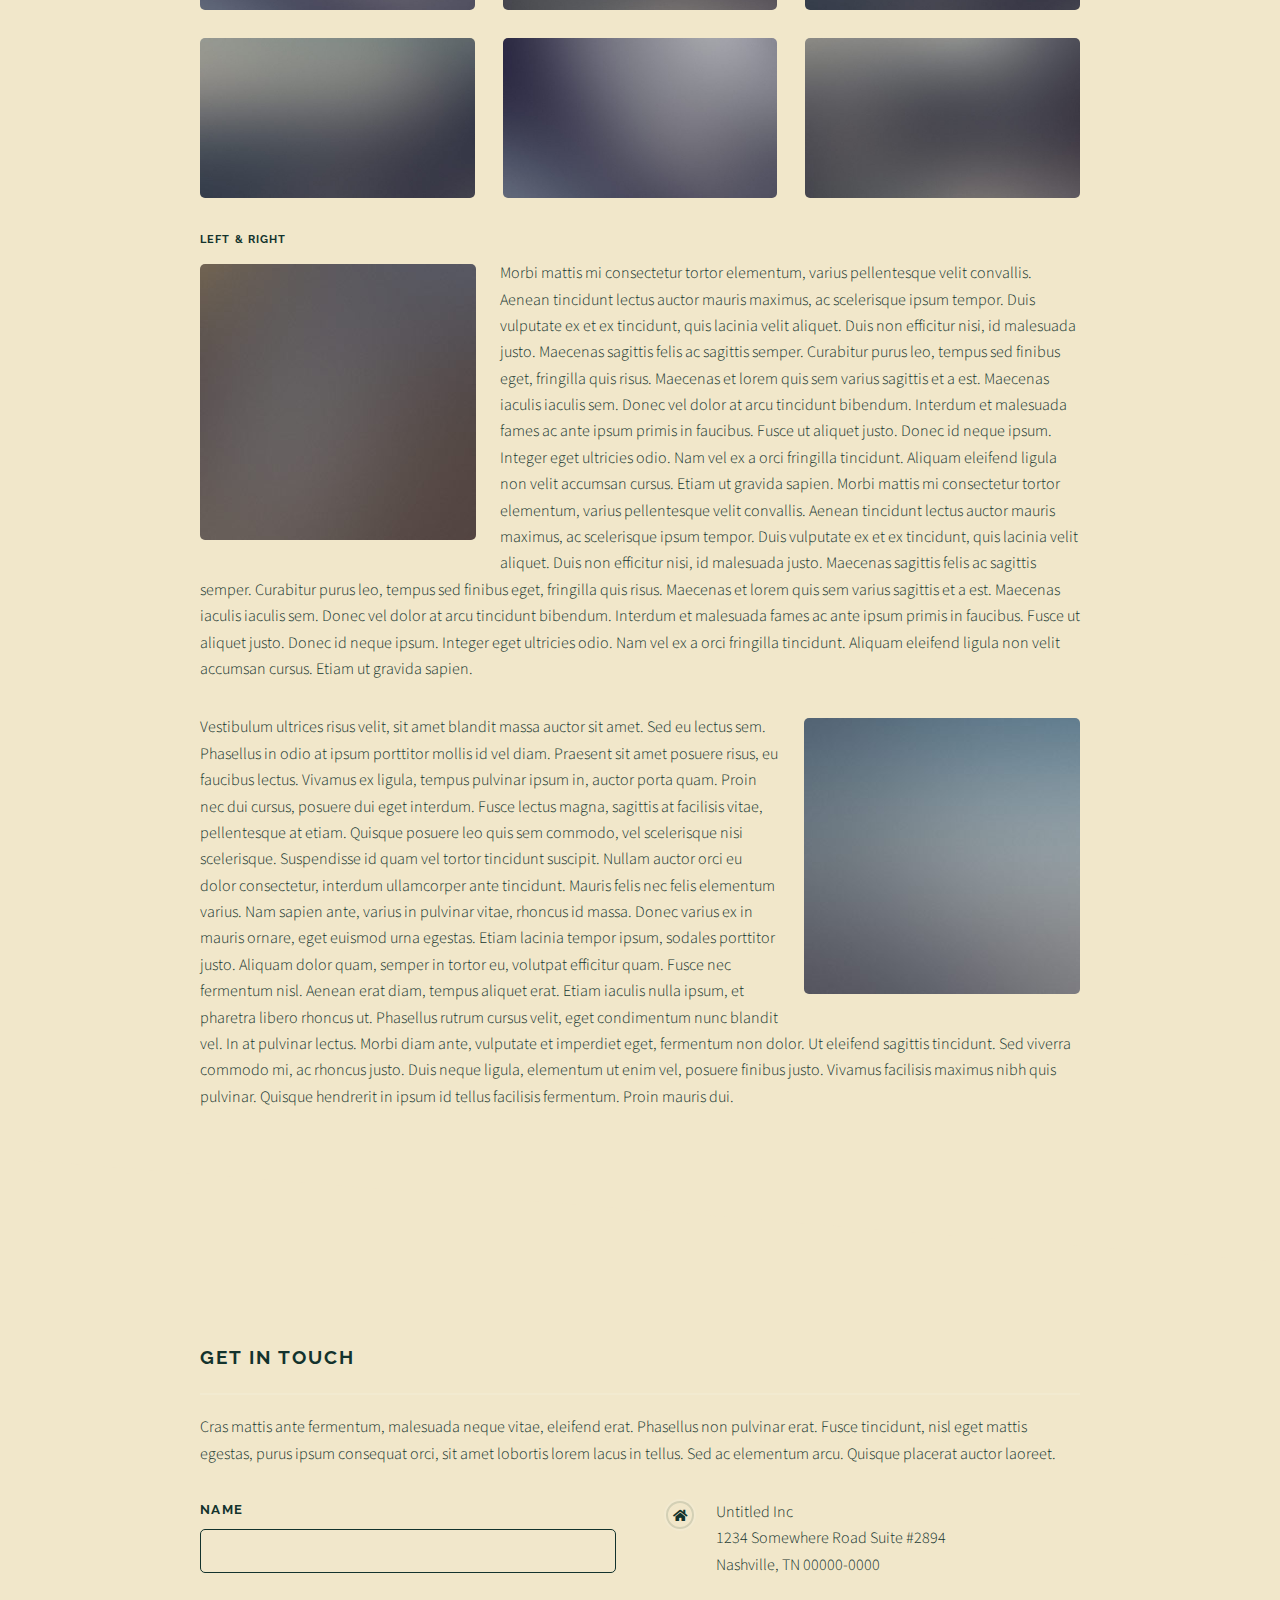
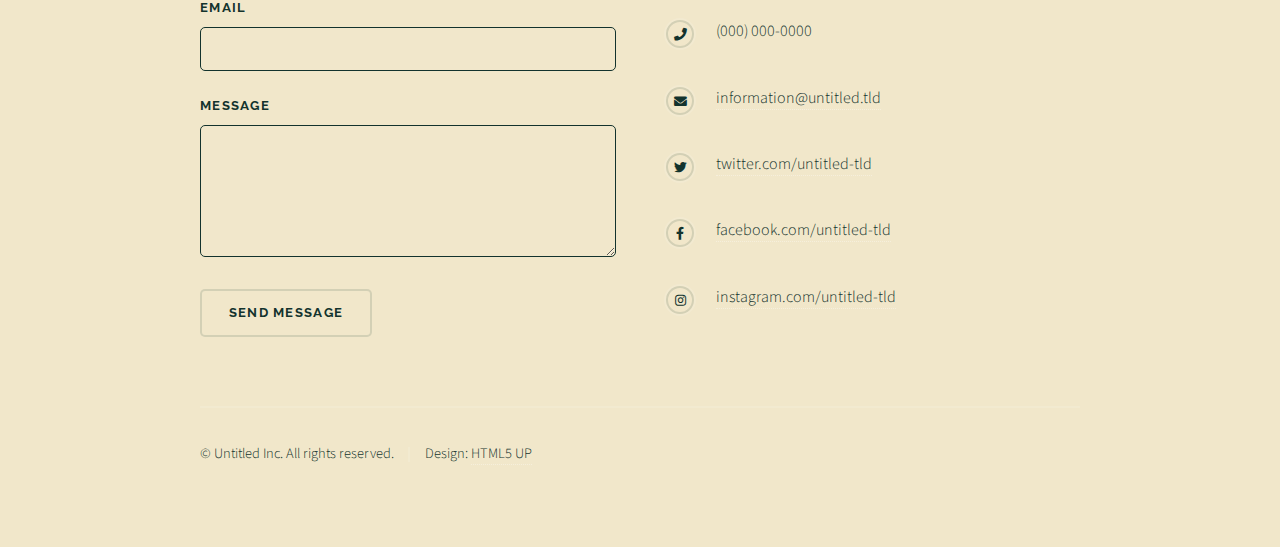
<file: ff/website/elements.html>
<!DOCTYPE HTML>
<!--
	Solid State by HTML5 UP
	html5up.net | @ajlkn
	Free for personal and commercial use under the CCA 3.0 license (html5up.net/license)
-->
<html>
	<head>
		<title>Elements - Solid State by HTML5 UP</title>
		<meta charset="utf-8" />
		<meta name="viewport" content="width=device-width, initial-scale=1, user-scalable=no" />
		<link rel="stylesheet" href="assets/css/main.css" />
		<noscript><link rel="stylesheet" href="assets/css/noscript.css" /></noscript>
	</head>
	<body class="is-preload">

		<!-- Page Wrapper -->
			<div id="page-wrapper">

				<!-- Header -->
					<header id="header">
						<h1><a href="index.html">Solid State</a></h1>
						<nav>
							<a href="#menu">Menu</a>
						</nav>
					</header>

				<!-- Menu -->
					<nav id="menu">
						<div class="inner">
							<h2>Menu</h2>
							<ul class="links">
								<li><a href="index.html">Home</a></li>
								<li><a href="generic.html">Generic</a></li>
								<li><a href="elements.html">Elements</a></li>
								<li><a href="#">Log In</a></li>
								<li><a href="#">Sign Up</a></li>
							</ul>
							<a href="#" class="close">Close</a>
						</div>
					</nav>

				<!-- Wrapper -->
					<section id="wrapper">
						<header>
							<div class="inner">
								<h2>Elements</h2>
								<p>Phasellus non pulvinar erat. Fusce tincidunt nisl eget ipsum.</p>
							</div>
						</header>

						<!-- Content -->
							<div class="wrapper">
								<div class="inner">

									<section>
										<h3 class="major">Text</h3>
										<p>This is <b>bold</b> and this is <strong>strong</strong>. This is <i>italic</i> and this is <em>emphasized</em>.
										This is <sup>superscript</sup> text and this is <sub>subscript</sub> text.
										This is <u>underlined</u> and this is code: <code>for (;;) { ... }</code>. Finally, <a href="#">this is a link</a>.</p>
										<h4>Blockquote</h4>
										<blockquote>Fringilla nisl. Donec accumsan interdum nisi, quis tincidunt felis sagittis eget tempus euismod. Vestibulum ante ipsum primis in faucibus vestibulum. Blandit adipiscing eu felis iaculis volutpat ac adipiscing accumsan faucibus. Vestibulum ante ipsum primis in faucibus lorem ipsum dolor sit amet nullam adipiscing eu felis.</blockquote>
										<h4>Preformatted</h4>
										<pre><code>i = 0;

while (!deck.isInOrder()) {
  print 'Iteration ' + i;
  deck.shuffle();
  i++;
}

print 'It took ' + i + ' iterations to sort the deck.';</code></pre>
									</section>

									<section>
										<h3 class="major">Lists</h3>
										<div class="row">
											<div class="col-6 col-12-medium">
												<h4>Unordered</h4>
												<ul>
													<li>Dolor pulvinar etiam.</li>
													<li>Sagittis adipiscing.</li>
													<li>Felis enim feugiat.</li>
												</ul>
												<h4>Alternate</h4>
												<ul class="alt">
													<li>Dolor pulvinar etiam.</li>
													<li>Sagittis adipiscing.</li>
													<li>Felis enim feugiat.</li>
												</ul>
											</div>
											<div class="col-6 col-12-medium">
												<h4>Ordered</h4>
												<ol>
													<li>Dolor pulvinar etiam.</li>
													<li>Etiam vel felis viverra.</li>
													<li>Felis enim feugiat.</li>
													<li>Dolor pulvinar etiam.</li>
													<li>Etiam vel felis lorem.</li>
													<li>Felis enim et feugiat.</li>
												</ol>
												<h4>Icons</h4>
												<ul class="icons">
													<li><a href="#" class="icon brands fa-twitter"><span class="label">Twitter</span></a></li>
													<li><a href="#" class="icon brands fa-facebook-f"><span class="label">Facebook</span></a></li>
													<li><a href="#" class="icon brands fa-instagram"><span class="label">Instagram</span></a></li>
													<li><a href="#" class="icon brands fa-github"><span class="label">Github</span></a></li>
												</ul>
											</div>
										</div>
										<h4>Actions</h4>
										<div class="row">
											<div class="col-6 col-12-medium">
												<ul class="actions">
													<li><a href="#" class="button primary">Default</a></li>
													<li><a href="#" class="button">Default</a></li>
												</ul>
												<ul class="actions small">
													<li><a href="#" class="button primary small">Small</a></li>
													<li><a href="#" class="button small">Small</a></li>
												</ul>
												<ul class="actions stacked">
													<li><a href="#" class="button primary">Default</a></li>
													<li><a href="#" class="button">Default</a></li>
												</ul>
												<ul class="actions stacked small">
													<li><a href="#" class="button primary small">Small</a></li>
													<li><a href="#" class="button small">Small</a></li>
												</ul>
											</div>
											<div class="col-6 col-12-medium">
												<ul class="actions stacked">
													<li><a href="#" class="button primary fit">Default</a></li>
													<li><a href="#" class="button fit">Default</a></li>
												</ul>
												<ul class="actions stacked small">
													<li><a href="#" class="button primary small fit">Small</a></li>
													<li><a href="#" class="button small fit">Small</a></li>
												</ul>
											</div>
										</div>
										<h4>Pagination</h4>
										<ul class="pagination">
											<li><span class="button small disabled">Prev</span></li>
											<li><a href="#" class="page active">1</a></li>
											<li><a href="#" class="page">2</a></li>
											<li><a href="#" class="page">3</a></li>
											<li><span>&hellip;</span></li>
											<li><a href="#" class="page">8</a></li>
											<li><a href="#" class="page">9</a></li>
											<li><a href="#" class="page">10</a></li>
											<li><a href="#" class="button small">Next</a></li>
										</ul>
									</section>

									<section>
										<h3 class="major">Table</h3>
										<h4>Default</h4>
										<div class="table-wrapper">
											<table>
												<thead>
													<tr>
														<th>Name</th>
														<th>Description</th>
														<th>Price</th>
													</tr>
												</thead>
												<tbody>
													<tr>
														<td>Item One</td>
														<td>Ante turpis integer aliquet porttitor.</td>
														<td>29.99</td>
													</tr>
													<tr>
														<td>Item Two</td>
														<td>Vis ac commodo adipiscing arcu aliquet.</td>
														<td>19.99</td>
													</tr>
													<tr>
														<td>Item Three</td>
														<td> Morbi faucibus arcu accumsan lorem.</td>
														<td>29.99</td>
													</tr>
													<tr>
														<td>Item Four</td>
														<td>Vitae integer tempus condimentum.</td>
														<td>19.99</td>
													</tr>
													<tr>
														<td>Item Five</td>
														<td>Ante turpis integer aliquet porttitor.</td>
														<td>29.99</td>
													</tr>
												</tbody>
												<tfoot>
													<tr>
														<td colspan="2"></td>
														<td>100.00</td>
													</tr>
												</tfoot>
											</table>
										</div>

										<h4>Alternate</h4>
										<div class="table-wrapper">
											<table class="alt">
												<thead>
													<tr>
														<th>Name</th>
														<th>Description</th>
														<th>Price</th>
													</tr>
												</thead>
												<tbody>
													<tr>
														<td>Item One</td>
														<td>Ante turpis integer aliquet porttitor.</td>
														<td>29.99</td>
													</tr>
													<tr>
														<td>Item Two</td>
														<td>Vis ac commodo adipiscing arcu aliquet.</td>
														<td>19.99</td>
													</tr>
													<tr>
														<td>Item Three</td>
														<td> Morbi faucibus arcu accumsan lorem.</td>
														<td>29.99</td>
													</tr>
													<tr>
														<td>Item Four</td>
														<td>Vitae integer tempus condimentum.</td>
														<td>19.99</td>
													</tr>
													<tr>
														<td>Item Five</td>
														<td>Ante turpis integer aliquet porttitor.</td>
														<td>29.99</td>
													</tr>
												</tbody>
												<tfoot>
													<tr>
														<td colspan="2"></td>
														<td>100.00</td>
													</tr>
												</tfoot>
											</table>
										</div>
									</section>

									<section>
										<h3 class="major">Buttons</h3>
										<ul class="actions">
											<li><a href="#" class="button primary">Primary</a></li>
											<li><a href="#" class="button">Default</a></li>
										</ul>
										<ul class="actions">
											<li><a href="#" class="button large">Large</a></li>
											<li><a href="#" class="button small">Small</a></li>
										</ul>
										<ul class="actions fit">
											<li><a href="#" class="button fit">Fit</a></li>
											<li><a href="#" class="button primary fit">Fit</a></li>
											<li><a href="#" class="button fit">Fit</a></li>
										</ul>
										<ul class="actions fit small">
											<li><a href="#" class="button primary fit small">Fit + Small</a></li>
											<li><a href="#" class="button fit small">Fit + Small</a></li>
											<li><a href="#" class="button primary fit small">Fit + Small</a></li>
										</ul>
										<ul class="actions">
											<li><a href="#" class="button primary icon solid fa-download">Icon</a></li>
											<li><a href="#" class="button icon solid fa-download">Icon</a></li>
										</ul>
										<ul class="actions">
											<li><span class="button primary disabled">Disabled</span></li>
											<li><span class="button disabled">Disabled</span></li>
										</ul>
									</section>

									<section>
										<h3 class="major">Form</h3>
										<form method="post" action="#">
											<div class="row gtr-uniform">
												<div class="col-6 col-12-xsmall">
													<label for="demo-name">Name</label>
													<input type="text" name="demo-name" id="demo-name" value="" />
												</div>
												<div class="col-6 col-12-xsmall">
													<label for="demo-email">Email</label>
													<input type="email" name="demo-email" id="demo-email" value="" />
												</div>
												<div class="col-12">
													<label for="demo-category">Category</label>
													<select name="demo-category" id="demo-category">
														<option value="">-</option>
														<option value="1">Manufacturing</option>
														<option value="1">Shipping</option>
														<option value="1">Administration</option>
														<option value="1">Human Resources</option>
													</select>
												</div>
												<div class="col-4 col-12-small">
													<input type="radio" id="demo-priority-low" name="demo-priority" checked>
													<label for="demo-priority-low">Low Priority</label>
												</div>
												<div class="col-4 col-12-small">
													<input type="radio" id="demo-priority-normal" name="demo-priority">
													<label for="demo-priority-normal">Normal Priority</label>
												</div>
												<div class="col-4 col-12-small">
													<input type="radio" id="demo-priority-high" name="demo-priority">
													<label for="demo-priority-high">High Priority</label>
												</div>
												<div class="col-6 col-12-small">
													<input type="checkbox" id="demo-copy" name="demo-copy">
													<label for="demo-copy">Email me a copy</label>
												</div>
												<div class="col-6 col-12-small">
													<input type="checkbox" id="demo-human" name="demo-human" checked>
													<label for="demo-human">Not a robot</label>
												</div>
												<div class="col-12">
													<label for="demo-message">Message</label>
													<textarea name="demo-message" id="demo-message" rows="6"></textarea>
												</div>
												<div class="col-12">
													<ul class="actions">
														<li><input type="submit" value="Send Message" class="primary" /></li>
														<li><input type="reset" value="Reset" /></li>
													</ul>
												</div>
											</div>
										</form>
									</section>

									<section>
										<h3 class="major">Image</h3>
										<h4>Fit</h4>
										<div class="box alt">
											<div class="row gtr-uniform">
												<div class="col-12"><span class="image fit"><img src="images/pic08.jpg" alt="" /></span></div>
												<div class="col-4"><span class="image fit"><img src="images/pic05.jpg" alt="" /></span></div>
												<div class="col-4"><span class="image fit"><img src="images/pic06.jpg" alt="" /></span></div>
												<div class="col-4"><span class="image fit"><img src="images/pic07.jpg" alt="" /></span></div>
												<div class="col-4"><span class="image fit"><img src="images/pic07.jpg" alt="" /></span></div>
												<div class="col-4"><span class="image fit"><img src="images/pic05.jpg" alt="" /></span></div>
												<div class="col-4"><span class="image fit"><img src="images/pic06.jpg" alt="" /></span></div>
												<div class="col-4"><span class="image fit"><img src="images/pic06.jpg" alt="" /></span></div>
												<div class="col-4"><span class="image fit"><img src="images/pic07.jpg" alt="" /></span></div>
												<div class="col-4"><span class="image fit"><img src="images/pic05.jpg" alt="" /></span></div>
											</div>
										</div>
										<h4>Left &amp; Right</h4>
										<p><span class="image left"><img src="images/pic01.jpg" alt="" /></span>Morbi mattis mi consectetur tortor elementum, varius pellentesque velit convallis. Aenean tincidunt lectus auctor mauris maximus, ac scelerisque ipsum tempor. Duis vulputate ex et ex tincidunt, quis lacinia velit aliquet. Duis non efficitur nisi, id malesuada justo. Maecenas sagittis felis ac sagittis semper. Curabitur purus leo, tempus sed finibus eget, fringilla quis risus. Maecenas et lorem quis sem varius sagittis et a est. Maecenas iaculis iaculis sem. Donec vel dolor at arcu tincidunt bibendum. Interdum et malesuada fames ac ante ipsum primis in faucibus. Fusce ut aliquet justo. Donec id neque ipsum. Integer eget ultricies odio. Nam vel ex a orci fringilla tincidunt. Aliquam eleifend ligula non velit accumsan cursus. Etiam ut gravida sapien. Morbi mattis mi consectetur tortor elementum, varius pellentesque velit convallis. Aenean tincidunt lectus auctor mauris maximus, ac scelerisque ipsum tempor. Duis vulputate ex et ex tincidunt, quis lacinia velit aliquet. Duis non efficitur nisi, id malesuada justo. Maecenas sagittis felis ac sagittis semper. Curabitur purus leo, tempus sed finibus eget, fringilla quis risus. Maecenas et lorem quis sem varius sagittis et a est. Maecenas iaculis iaculis sem. Donec vel dolor at arcu tincidunt bibendum. Interdum et malesuada fames ac ante ipsum primis in faucibus. Fusce ut aliquet justo. Donec id neque ipsum. Integer eget ultricies odio. Nam vel ex a orci fringilla tincidunt. Aliquam eleifend ligula non velit accumsan cursus. Etiam ut gravida sapien.</p>
										<p><span class="image right"><img src="images/pic02.jpg" alt="" /></span>Vestibulum ultrices risus velit, sit amet blandit massa auctor sit amet. Sed eu lectus sem. Phasellus in odio at ipsum porttitor mollis id vel diam. Praesent sit amet posuere risus, eu faucibus lectus. Vivamus ex ligula, tempus pulvinar ipsum in, auctor porta quam. Proin nec dui cursus, posuere dui eget interdum. Fusce lectus magna, sagittis at facilisis vitae, pellentesque at etiam. Quisque posuere leo quis sem commodo, vel scelerisque nisi scelerisque. Suspendisse id quam vel tortor tincidunt suscipit. Nullam auctor orci eu dolor consectetur, interdum ullamcorper ante tincidunt. Mauris felis nec felis elementum varius. Nam sapien ante, varius in pulvinar vitae, rhoncus id massa. Donec varius ex in mauris ornare, eget euismod urna egestas. Etiam lacinia tempor ipsum, sodales porttitor justo. Aliquam dolor quam, semper in tortor eu, volutpat efficitur quam. Fusce nec fermentum nisl. Aenean erat diam, tempus aliquet erat. Etiam iaculis nulla ipsum, et pharetra libero rhoncus ut. Phasellus rutrum cursus velit, eget condimentum nunc blandit vel. In at pulvinar lectus. Morbi diam ante, vulputate et imperdiet eget, fermentum non dolor. Ut eleifend sagittis tincidunt. Sed viverra commodo mi, ac rhoncus justo. Duis neque ligula, elementum ut enim vel, posuere finibus justo. Vivamus facilisis maximus nibh quis pulvinar. Quisque hendrerit in ipsum id tellus facilisis fermentum. Proin mauris dui.</p>
									</section>

								</div>
							</div>

					</section>

				<!-- Footer -->
					<section id="footer">
						<div class="inner">
							<h2 class="major">Get in touch</h2>
							<p>Cras mattis ante fermentum, malesuada neque vitae, eleifend erat. Phasellus non pulvinar erat. Fusce tincidunt, nisl eget mattis egestas, purus ipsum consequat orci, sit amet lobortis lorem lacus in tellus. Sed ac elementum arcu. Quisque placerat auctor laoreet.</p>
							<form method="post" action="#">
								<div class="fields">
									<div class="field">
										<label for="name">Name</label>
										<input type="text" name="name" id="name" />
									</div>
									<div class="field">
										<label for="email">Email</label>
										<input type="email" name="email" id="email" />
									</div>
									<div class="field">
										<label for="message">Message</label>
										<textarea name="message" id="message" rows="4"></textarea>
									</div>
								</div>
								<ul class="actions">
									<li><input type="submit" value="Send Message" /></li>
								</ul>
							</form>
							<ul class="contact">
								<li class="icon solid fa-home">
									Untitled Inc<br />
									1234 Somewhere Road Suite #2894<br />
									Nashville, TN 00000-0000
								</li>
								<li class="icon solid fa-phone">(000) 000-0000</li>
								<li class="icon solid fa-envelope"><a href="#">information@untitled.tld</a></li>
								<li class="icon brands fa-twitter"><a href="#">twitter.com/untitled-tld</a></li>
								<li class="icon brands fa-facebook-f"><a href="#">facebook.com/untitled-tld</a></li>
								<li class="icon brands fa-instagram"><a href="#">instagram.com/untitled-tld</a></li>
							</ul>
							<ul class="copyright">
								<li>&copy; Untitled Inc. All rights reserved.</li><li>Design: <a href="http://html5up.net">HTML5 UP</a></li>
							</ul>
						</div>
					</section>

			</div>

		<!-- Scripts -->
			<script src="assets/js/jquery.min.js"></script>
			<script src="assets/js/jquery.scrollex.min.js"></script>
			<script src="assets/js/browser.min.js"></script>
			<script src="assets/js/breakpoints.min.js"></script>
			<script src="assets/js/util.js"></script>
			<script src="assets/js/main.js"></script>

	</body>
</html>
</file>
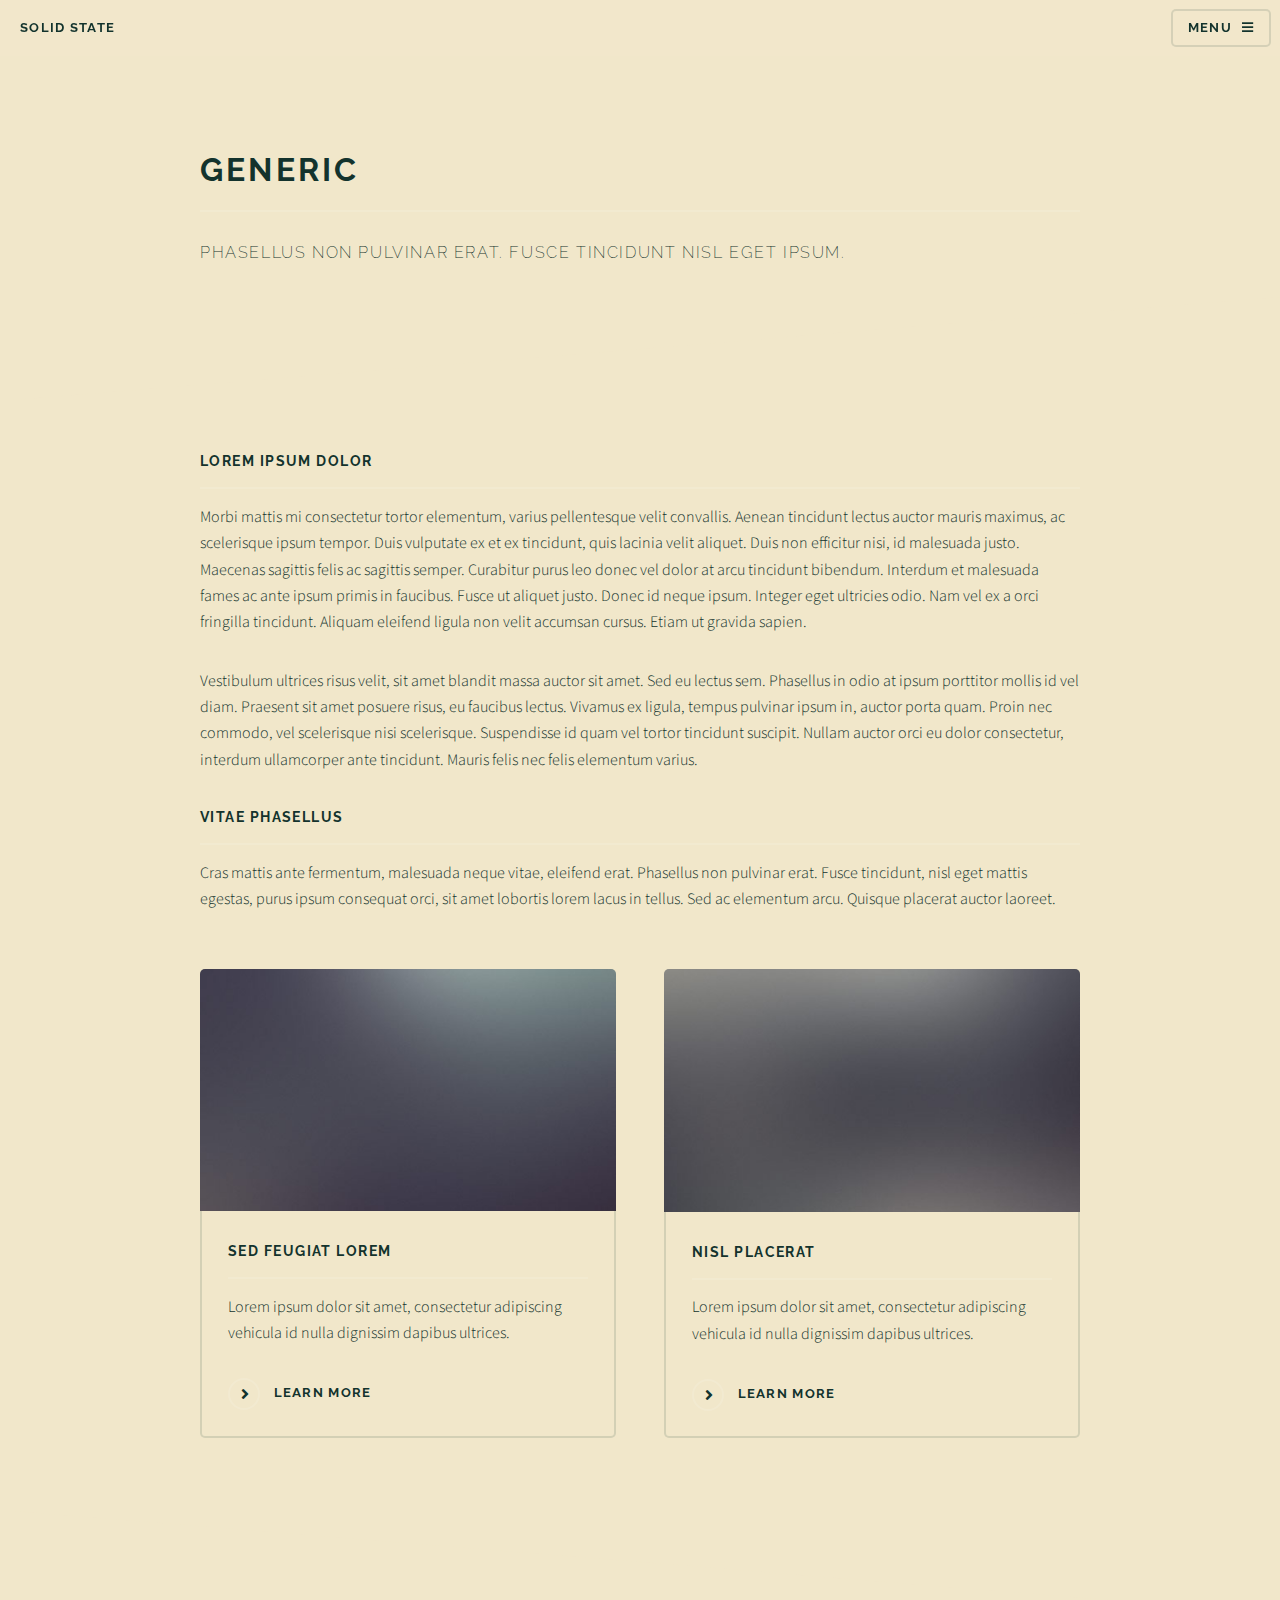
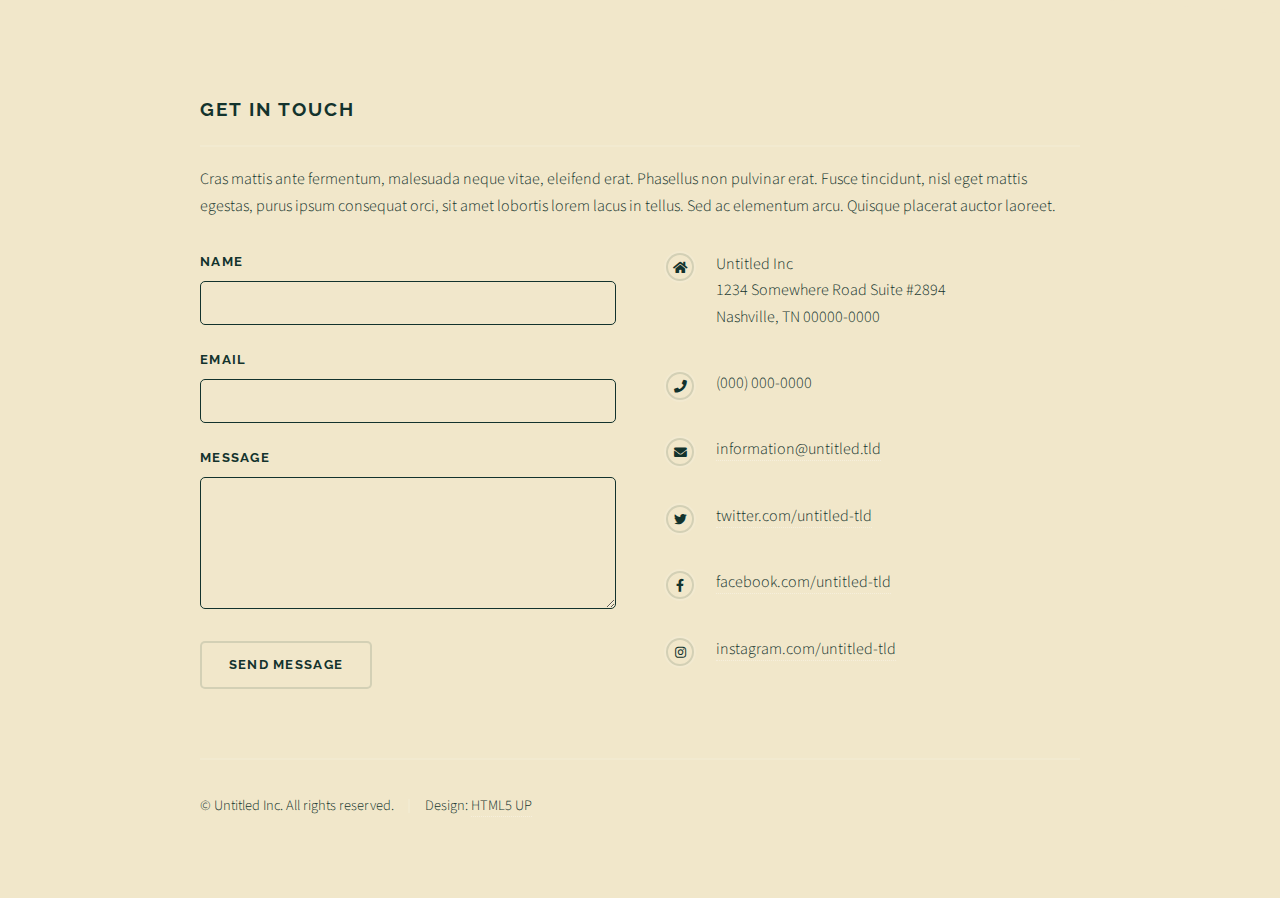
<file: ff/website/generic.html>
<!DOCTYPE HTML>
<!--
	Solid State by HTML5 UP
	html5up.net | @ajlkn
	Free for personal and commercial use under the CCA 3.0 license (html5up.net/license)
-->
<html>
	<head>
		<title>Foodies Forest</title>
		<meta charset="utf-8" />
		<meta name="viewport" content="width=device-width, initial-scale=1, user-scalable=no" />
		<link rel="stylesheet" href="assets/css/main.css" />
		<noscript><link rel="stylesheet" href="assets/css/noscript.css" /></noscript>
	</head>
	<body class="is-preload">

		<!-- Page Wrapper -->
			<div id="page-wrapper">

				<!-- Header -->
					<header id="header">
						<h1><a href="index.html">Solid State</a></h1>
						<nav>
							<a href="#menu">Menu</a>
						</nav>
					</header>

				<!-- Menu -->
					<nav id="menu">
						<div class="inner">
							<h2>Menu</h2>
							<ul class="links">
								<li><a href="index.html">Home</a></li>
								<li><a href="generic.html">Generic</a></li>
								<li><a href="elements.html">Elements</a></li>
								<li><a href="#">Log In</a></li>
								<li><a href="#">Sign Up</a></li>
							</ul>
							<a href="#" class="close">Close</a>
						</div>
					</nav>

				<!-- Wrapper -->
					<section id="wrapper">
						<header>
							<div class="inner">
								<h2>Generic</h2>
								<p>Phasellus non pulvinar erat. Fusce tincidunt nisl eget ipsum.</p>
							</div>
						</header>

						<!-- Content -->
							<div class="wrapper">
								<div class="inner">

									<h3 class="major">Lorem ipsum dolor</h3>
									<p>Morbi mattis mi consectetur tortor elementum, varius pellentesque velit convallis. Aenean tincidunt lectus auctor mauris maximus, ac scelerisque ipsum tempor. Duis vulputate ex et ex tincidunt, quis lacinia velit aliquet. Duis non efficitur nisi, id malesuada justo. Maecenas sagittis felis ac sagittis semper. Curabitur purus leo donec vel dolor at arcu tincidunt bibendum. Interdum et malesuada fames ac ante ipsum primis in faucibus. Fusce ut aliquet justo. Donec id neque ipsum. Integer eget ultricies odio. Nam vel ex a orci fringilla tincidunt. Aliquam eleifend ligula non velit accumsan cursus. Etiam ut gravida sapien.</p>

									<p>Vestibulum ultrices risus velit, sit amet blandit massa auctor sit amet. Sed eu lectus sem. Phasellus in odio at ipsum porttitor mollis id vel diam. Praesent sit amet posuere risus, eu faucibus lectus. Vivamus ex ligula, tempus pulvinar ipsum in, auctor porta quam. Proin nec commodo, vel scelerisque nisi scelerisque. Suspendisse id quam vel tortor tincidunt suscipit. Nullam auctor orci eu dolor consectetur, interdum ullamcorper ante tincidunt. Mauris felis nec felis elementum varius.</p>

									<h3 class="major">Vitae phasellus</h3>
									<p>Cras mattis ante fermentum, malesuada neque vitae, eleifend erat. Phasellus non pulvinar erat. Fusce tincidunt, nisl eget mattis egestas, purus ipsum consequat orci, sit amet lobortis lorem lacus in tellus. Sed ac elementum arcu. Quisque placerat auctor laoreet.</p>

									<section class="features">
										<article>
											<a href="#" class="image"><img src="images/pic04.jpg" alt="" /></a>
											<h3 class="major">Sed feugiat lorem</h3>
											<p>Lorem ipsum dolor sit amet, consectetur adipiscing vehicula id nulla dignissim dapibus ultrices.</p>
											<a href="#" class="special">Learn more</a>
										</article>
										<article>
											<a href="#" class="image"><img src="images/pic05.jpg" alt="" /></a>
											<h3 class="major">Nisl placerat</h3>
											<p>Lorem ipsum dolor sit amet, consectetur adipiscing vehicula id nulla dignissim dapibus ultrices.</p>
											<a href="#" class="special">Learn more</a>
										</article>
									</section>

								</div>
							</div>

					</section>

				<!-- Footer -->
					<section id="footer">
						<div class="inner">
							<h2 class="major">Get in touch</h2>
							<p>Cras mattis ante fermentum, malesuada neque vitae, eleifend erat. Phasellus non pulvinar erat. Fusce tincidunt, nisl eget mattis egestas, purus ipsum consequat orci, sit amet lobortis lorem lacus in tellus. Sed ac elementum arcu. Quisque placerat auctor laoreet.</p>
							<form method="post" action="#">
								<div class="fields">
									<div class="field">
										<label for="name">Name</label>
										<input type="text" name="name" id="name" />
									</div>
									<div class="field">
										<label for="email">Email</label>
										<input type="email" name="email" id="email" />
									</div>
									<div class="field">
										<label for="message">Message</label>
										<textarea name="message" id="message" rows="4"></textarea>
									</div>
								</div>
								<ul class="actions">
									<li><input type="submit" value="Send Message" /></li>
								</ul>
							</form>
							<ul class="contact">
								<li class="icon solid fa-home">
									Untitled Inc<br />
									1234 Somewhere Road Suite #2894<br />
									Nashville, TN 00000-0000
								</li>
								<li class="icon solid fa-phone">(000) 000-0000</li>
								<li class="icon solid fa-envelope"><a href="#">information@untitled.tld</a></li>
								<li class="icon brands fa-twitter"><a href="#">twitter.com/untitled-tld</a></li>
								<li class="icon brands fa-facebook-f"><a href="#">facebook.com/untitled-tld</a></li>
								<li class="icon brands fa-instagram"><a href="#">instagram.com/untitled-tld</a></li>
							</ul>
							<ul class="copyright">
								<li>&copy; Untitled Inc. All rights reserved.</li><li>Design: <a href="http://html5up.net">HTML5 UP</a></li>
							</ul>
						</div>
					</section>

			</div>

		<!-- Scripts -->
			<script src="assets/js/jquery.min.js"></script>
			<script src="assets/js/jquery.scrollex.min.js"></script>
			<script src="assets/js/browser.min.js"></script>
			<script src="assets/js/breakpoints.min.js"></script>
			<script src="assets/js/util.js"></script>
			<script src="assets/js/main.js"></script>

	</body>
</html>
</file>
<file: ksheerdhenu/assets/css/bd-coming-soon.css>
body {
  font-family: 'Karla', sans-serif;
  background-image: url("../images/bg.jpg");
  background-size: cover;
  background-repeat: no-repeat;
  background-position: center;
  color: #ffffff;
  padding-bottom: 75px; }
  @media (min-width: 768px) {
    body {
      padding-bottom: 110px; } }

.navbar-brand {
  margin-right: 0; }
  .navbar-brand img {
    height: 21px; }

.navbar-dark {
  padding-top: 35px;
  padding-bottom: 35px; }
  .navbar-dark .navbar-text {
    color: #ffffff;
    opacity: 1;
    padding: 0 20px;
    border-right: 1px solid #ffffff;
    font-size: 18px;
    font-weight: bold;
    text-align: center; }
    .navbar-dark .navbar-text:last-child {
      border-right: 0; }
  @media (max-width: 767px) {
    .navbar-dark {
      padding-bottom: 0; } }

.page-title {
  font-size: 80px;
  font-weight: bold;
  margin-bottom: 6px; }
  @media (max-width: 767px) {
    .page-title {
      font-size: 35px;
      margin-bottom: 14px; } }

.page-description {
  max-width: 465px;
  font-size: 18px;
  margin-bottom: 59px; }
  @media (max-width: 767px) {
    .page-description {
      font-size: 14px; } }

p {
  font-size: 14px;
  margin-bottom: 21px; }

.footer-social-links .social-link {
  display: inline-block;
  text-align: center;
  line-height: 40px;
  width: 40px;
  height: 40px;
  border-radius: 50%;
  background-color: #ffffff;
  color: #000000;
  margin-right: 16px;
  transition: all 0.3s ease-in-out; }
  .footer-social-links .social-link:last-child {
    margin-right: 0; }
  .footer-social-links .social-link:hover {
    text-decoration: none;
    background-color: #000000;
    color: #ffffff; }

/*# sourceMappingURL=bd-coming-soon.css.map */
</file>
<file: website/assets/css/noscript.css>
/*
	Stellar by HTML5 UP
	html5up.net | @ajlkn
	Free for personal and commercial use under the CCA 3.0 license (html5up.net/license)
*/

/* Header */

	body.is-preload #header.alt > * {
		opacity: 1;
	}

	body.is-preload #header.alt .logo {
		-moz-transform: none;
		-webkit-transform: none;
		-ms-transform: none;
		transform: none;
	}
</file>
<file: website/assets/css/main.css>
@import url(fontawesome-all.min.css);
@import 'https://fonts.googleapis.com/css?family=Source+Sans+Pro:300,400';

/*
	Stellar by HTML5 UP
	html5up.net | @ajlkn
	Free for personal and commercial use under the CCA 3.0 license (html5up.net/license)
*/

html, body, div, span, applet, object,
iframe, h1, h2, h3, h4, h5, h6, p, blockquote,
pre, a, abbr, acronym, address, big, cite,
code, del, dfn, em, img, ins, kbd, q, s, samp,
small, strike, strong, sub, sup, tt, var, b,
u, i, center, dl, dt, dd, ol, ul, li, fieldset,
form, label, legend, table, caption, tbody,
tfoot, thead, tr, th, td, article, aside,
canvas, details, embed, figure, figcaption,
footer, header, hgroup, menu, nav, output, ruby,
section, summary, time, mark, audio, video {
	margin: 0;
	padding: 0;
	border: 0;
	font-size: 100%;
	font: inherit;
	vertical-align: baseline;}

article, aside, details, figcaption, figure,
footer, header, hgroup, menu, nav, section {
	display: block;}

body {
	line-height: 1;
}

ol, ul {
	list-style: none;
}

blockquote, q {
	quotes: none;
}

	blockquote:before, blockquote:after, q:before, q:after {
		content: '';
		content: none;
	}

table {
	border-collapse: collapse;
	border-spacing: 0;
}

body {
	-webkit-text-size-adjust: none;
}

mark {
	background-color: transparent;
	color: inherit;
}

input::-moz-focus-inner {
	border: 0;
	padding: 0;
}

input, select, textarea {
	-moz-appearance: none;
	-webkit-appearance: none;
	-ms-appearance: none;
	appearance: none;
}

/* Basic */

	@-ms-viewport {
		width: device-width;
	}

	body {
		-ms-overflow-style: scrollbar;
	}

	@media screen and (max-width: 480px) {

		html, body {
			min-width: 320px;
		}

	}

	html {
		box-sizing: border-box;
	}

	*, *:before, *:after {
		box-sizing: inherit;
	}

	body {
		/* background-color: #935d8c;
		background-image: url("images/overlay.png"), -moz-linear-gradient(45deg, #e37682 15%, #5f4d93 85%);
		background-image: url("images/overlay.png"), -webkit-linear-gradient(45deg, #e37682 15%, #5f4d93 85%);
		background-image: url("images/overlay.png"), -ms-linear-gradient(45deg, #e37682 15%, #5f4d93 85%);
		background-image: url("images/overlay.png"), linear-gradient(45deg, #e37682 15%, #5f4d93 85%); */
		background-color: #FFCC33;
		background-image: url("images/overlay.png"), -moz-linear-gradient(45deg, #623818 15%, #ffcc33cc 85%);
		background-image: url("images/overlay.png"), -webkit-linear-gradient(45deg, #623818 15%, #ffcc33cc 85%);
		background-image: url("images/overlay.png"), -ms-linear-gradient(45deg, #623818 15%, #ffcc33cc 85%);
		background-image: url("images/overlay.png"), linear-gradient(45deg, #623818 15%, #ffcc33cc 85%);
	}

		body.is-preload *, body.is-preload *:before, body.is-preload *:after {
			-moz-animation: none !important;
			-webkit-animation: none !important;
			-ms-animation: none !important;
			animation: none !important;
			-moz-transition: none !important;
			-webkit-transition: none !important;
			-ms-transition: none !important;
			transition: none !important;
		}

/* Type */

	body {
		background-color: #623818;
		color: rgba(255, 255, 255, 0.65);
	}

	body, input, select, textarea {
		font-family: "Source Sans Pro", Helvetica, sans-serif;
		font-size: 17pt;
		font-weight: 300;
		line-height: 1.65;
	}

		@media screen and (max-width: 1680px) {

			body, input, select, textarea {
				font-size: 14pt;
			}

		}

		@media screen and (max-width: 1280px) {

			body, input, select, textarea {
				font-size: 12pt;
			}

		}

		@media screen and (max-width: 360px) {

			body, input, select, textarea {
				font-size: 11pt;
			}

		}

	a {
		-moz-transition: color 0.2s ease, border-bottom 0.2s ease;
		-webkit-transition: color 0.2s ease, border-bottom 0.2s ease;
		-ms-transition: color 0.2s ease, border-bottom 0.2s ease;
		transition: color 0.2s ease, border-bottom 0.2s ease;
		text-decoration: none;
		border-bottom: dotted 1px;
		color: inherit;
	}

		a:hover {
			border-bottom-color: transparent;
		}

	strong, b {
		font-weight: 400;
	}

	em, i {
		font-style: italic;
	}

	p {
		margin: 0 0 2em 0;
	}

		p.content {
			-moz-columns: 20em 2;
			-webkit-columns: 20em 2;
			-ms-columns: 20em 2;
			columns: 20em 2;
			-moz-column-gap: 2em;
			-webkit-column-gap: 2em;
			-ms-column-gap: 2em;
			column-gap: 2em;
			text-align: justify;
		}

	h1, h2, h3, h4, h5, h6 {
		font-weight: 300;
		line-height: 1.5;
		margin: 0 0 0.7em 0;
		letter-spacing: -0.025em;
	}

		h1 a, h2 a, h3 a, h4 a, h5 a, h6 a {
			color: inherit;
			text-decoration: none;
		}

	h1 {
		font-size: 2.5em;
		line-height: 1.2;
	}

	h2 {
		font-size: 1.5em;
	}

	h3 {
		font-size: 1.25em;
	}

	h4 {
		font-size: 1.1em;
	}

	h5 {
		font-size: 0.9em;
	}

	h6 {
		font-size: 0.7em;
	}

	@media screen and (max-width: 736px) {

		h1 {
			font-size: 2em;
		}

	}

	sub {
		font-size: 0.8em;
		position: relative;
		top: 0.5em;
	}

	sup {
		font-size: 0.8em;
		position: relative;
		top: -0.5em;
	}

	blockquote {
		border-left: solid 4px;
		font-style: italic;
		margin: 0 0 2em 0;
		padding: 0.5em 0 0.5em 2em;
	}

	code {
		border-radius: 8px;
		border: solid 1px;
		font-family: "Courier New", monospace;
		font-size: 0.9em;
		margin: 0 0.25em;
		padding: 0.25em 0.65em;
	}

	pre {
		-webkit-overflow-scrolling: touch;
		font-family: "Courier New", monospace;
		font-size: 0.9em;
		margin: 0 0 2em 0;
	}

		pre code {
			display: block;
			line-height: 1.75;
			padding: 1em 1.5em;
			overflow-x: auto;
		}

	hr {
		border: 0;
		border-bottom: solid 1px;
		margin: 2em 0;
	}

		hr.major {
			margin: 3em 0;
		}

	.align-left {
		text-align: left;
	}

	.align-center {
		text-align: center;
	}

	.align-right {
		text-align: right;
	}

	input, select, textarea {
		color: #ffffff;
	}

	a:hover {
		color: #ffffff;
	}

	strong, b {
		color: #ffffff;
	}

	h1, h2, h3, h4, h5, h6 {
		color: #ffffff;
	}

	blockquote {
		border-left-color: rgba(255, 255, 255, 0.35);
	}

	code {
		background: rgba(255, 255, 255, 0.075);
		border-color: rgba(255, 255, 255, 0.35);
	}

	hr {
		border-bottom-color: rgba(255, 255, 255, 0.35);
	}

/* Row */

	.row {
		display: flex;
		flex-wrap: wrap;
		box-sizing: border-box;
		align-items: stretch;
	}

		.row > * {
			box-sizing: border-box;
		}

		.row.gtr-uniform > * > :last-child {
			margin-bottom: 0;
		}

		.row.aln-left {
			justify-content: flex-start;
		}

		.row.aln-center {
			justify-content: center;
		}

		.row.aln-right {
			justify-content: flex-end;
		}

		.row.aln-top {
			align-items: flex-start;
		}

		.row.aln-middle {
			align-items: center;
		}

		.row.aln-bottom {
			align-items: flex-end;
		}

		.row > .imp {
			order: -1;
		}

		.row > .col-1 {
			width: 8.33333%;
		}

		.row > .off-1 {
			margin-left: 8.33333%;
		}

		.row > .col-2 {
			width: 16.66667%;
		}

		.row > .off-2 {
			margin-left: 16.66667%;
		}

		.row > .col-3 {
			width: 25%;
		}

		.row > .off-3 {
			margin-left: 25%;
		}

		.row > .col-4 {
			width: 33.33333%;
		}

		.row > .off-4 {
			margin-left: 33.33333%;
		}

		.row > .col-5 {
			width: 41.66667%;
		}

		.row > .off-5 {
			margin-left: 41.66667%;
		}

		.row > .col-6 {
			width: 50%;
		}

		.row > .off-6 {
			margin-left: 50%;
		}

		.row > .col-7 {
			width: 58.33333%;
		}

		.row > .off-7 {
			margin-left: 58.33333%;
		}

		.row > .col-8 {
			width: 66.66667%;
		}

		.row > .off-8 {
			margin-left: 66.66667%;
		}

		.row > .col-9 {
			width: 75%;
		}

		.row > .off-9 {
			margin-left: 75%;
		}

		.row > .col-10 {
			width: 83.33333%;
		}

		.row > .off-10 {
			margin-left: 83.33333%;
		}

		.row > .col-11 {
			width: 91.66667%;
		}

		.row > .off-11 {
			margin-left: 91.66667%;
		}

		.row > .col-12 {
			width: 100%;
		}

		.row > .off-12 {
			margin-left: 100%;
		}

		.row.gtr-0 {
			margin-top: 0;
			margin-left: 0em;
		}

			.row.gtr-0 > * {
				padding: 0 0 0 0em;
			}

			.row.gtr-0.gtr-uniform {
				margin-top: 0em;
			}

				.row.gtr-0.gtr-uniform > * {
					padding-top: 0em;
				}

		.row.gtr-25 {
			margin-top: 0;
			margin-left: -0.375em;
		}

			.row.gtr-25 > * {
				padding: 0 0 0 0.375em;
			}

			.row.gtr-25.gtr-uniform {
				margin-top: -0.375em;
			}

				.row.gtr-25.gtr-uniform > * {
					padding-top: 0.375em;
				}

		.row.gtr-50 {
			margin-top: 0;
			margin-left: -0.75em;
		}

			.row.gtr-50 > * {
				padding: 0 0 0 0.75em;
			}

			.row.gtr-50.gtr-uniform {
				margin-top: -0.75em;
			}

				.row.gtr-50.gtr-uniform > * {
					padding-top: 0.75em;
				}

		.row {
			margin-top: 0;
			margin-left: -1.5em;
		}

			.row > * {
				padding: 0 0 0 1.5em;
			}

			.row.gtr-uniform {
				margin-top: -1.5em;
			}

				.row.gtr-uniform > * {
					padding-top: 1.5em;
				}

		.row.gtr-150 {
			margin-top: 0;
			margin-left: -2.25em;
		}

			.row.gtr-150 > * {
				padding: 0 0 0 2.25em;
			}

			.row.gtr-150.gtr-uniform {
				margin-top: -2.25em;
			}

				.row.gtr-150.gtr-uniform > * {
					padding-top: 2.25em;
				}

		.row.gtr-200 {
			margin-top: 0;
			margin-left: -3em;
		}

			.row.gtr-200 > * {
				padding: 0 0 0 3em;
			}

			.row.gtr-200.gtr-uniform {
				margin-top: -3em;
			}

				.row.gtr-200.gtr-uniform > * {
					padding-top: 3em;
				}

		@media screen and (max-width: 1680px) {

			.row {
				display: flex;
				flex-wrap: wrap;
				box-sizing: border-box;
				align-items: stretch;
			}

				.row > * {
					box-sizing: border-box;
				}

				.row.gtr-uniform > * > :last-child {
					margin-bottom: 0;
				}

				.row.aln-left {
					justify-content: flex-start;
				}

				.row.aln-center {
					justify-content: center;
				}

				.row.aln-right {
					justify-content: flex-end;
				}

				.row.aln-top {
					align-items: flex-start;
				}

				.row.aln-middle {
					align-items: center;
				}

				.row.aln-bottom {
					align-items: flex-end;
				}

				.row > .imp-xlarge {
					order: -1;
				}

				.row > .col-1-xlarge {
					width: 8.33333%;
				}

				.row > .off-1-xlarge {
					margin-left: 8.33333%;
				}

				.row > .col-2-xlarge {
					width: 16.66667%;
				}

				.row > .off-2-xlarge {
					margin-left: 16.66667%;
				}

				.row > .col-3-xlarge {
					width: 25%;
				}

				.row > .off-3-xlarge {
					margin-left: 25%;
				}

				.row > .col-4-xlarge {
					width: 33.33333%;
				}

				.row > .off-4-xlarge {
					margin-left: 33.33333%;
				}

				.row > .col-5-xlarge {
					width: 41.66667%;
				}

				.row > .off-5-xlarge {
					margin-left: 41.66667%;
				}

				.row > .col-6-xlarge {
					width: 50%;
				}

				.row > .off-6-xlarge {
					margin-left: 50%;
				}

				.row > .col-7-xlarge {
					width: 58.33333%;
				}

				.row > .off-7-xlarge {
					margin-left: 58.33333%;
				}

				.row > .col-8-xlarge {
					width: 66.66667%;
				}

				.row > .off-8-xlarge {
					margin-left: 66.66667%;
				}

				.row > .col-9-xlarge {
					width: 75%;
				}

				.row > .off-9-xlarge {
					margin-left: 75%;
				}

				.row > .col-10-xlarge {
					width: 83.33333%;
				}

				.row > .off-10-xlarge {
					margin-left: 83.33333%;
				}

				.row > .col-11-xlarge {
					width: 91.66667%;
				}

				.row > .off-11-xlarge {
					margin-left: 91.66667%;
				}

				.row > .col-12-xlarge {
					width: 100%;
				}

				.row > .off-12-xlarge {
					margin-left: 100%;
				}

				.row.gtr-0 {
					margin-top: 0;
					margin-left: 0em;
				}

					.row.gtr-0 > * {
						padding: 0 0 0 0em;
					}

					.row.gtr-0.gtr-uniform {
						margin-top: 0em;
					}

						.row.gtr-0.gtr-uniform > * {
							padding-top: 0em;
						}

				.row.gtr-25 {
					margin-top: 0;
					margin-left: -0.375em;
				}

					.row.gtr-25 > * {
						padding: 0 0 0 0.375em;
					}

					.row.gtr-25.gtr-uniform {
						margin-top: -0.375em;
					}

						.row.gtr-25.gtr-uniform > * {
							padding-top: 0.375em;
						}

				.row.gtr-50 {
					margin-top: 0;
					margin-left: -0.75em;
				}

					.row.gtr-50 > * {
						padding: 0 0 0 0.75em;
					}

					.row.gtr-50.gtr-uniform {
						margin-top: -0.75em;
					}

						.row.gtr-50.gtr-uniform > * {
							padding-top: 0.75em;
						}

				.row {
					margin-top: 0;
					margin-left: -1.5em;
				}

					.row > * {
						padding: 0 0 0 1.5em;
					}

					.row.gtr-uniform {
						margin-top: -1.5em;
					}

						.row.gtr-uniform > * {
							padding-top: 1.5em;
						}

				.row.gtr-150 {
					margin-top: 0;
					margin-left: -2.25em;
				}

					.row.gtr-150 > * {
						padding: 0 0 0 2.25em;
					}

					.row.gtr-150.gtr-uniform {
						margin-top: -2.25em;
					}

						.row.gtr-150.gtr-uniform > * {
							padding-top: 2.25em;
						}

				.row.gtr-200 {
					margin-top: 0;
					margin-left: -3em;
				}

					.row.gtr-200 > * {
						padding: 0 0 0 3em;
					}

					.row.gtr-200.gtr-uniform {
						margin-top: -3em;
					}

						.row.gtr-200.gtr-uniform > * {
							padding-top: 3em;
						}

		}

		@media screen and (max-width: 1280px) {

			.row {
				display: flex;
				flex-wrap: wrap;
				box-sizing: border-box;
				align-items: stretch;
			}

				.row > * {
					box-sizing: border-box;
				}

				.row.gtr-uniform > * > :last-child {
					margin-bottom: 0;
				}

				.row.aln-left {
					justify-content: flex-start;
				}

				.row.aln-center {
					justify-content: center;
				}

				.row.aln-right {
					justify-content: flex-end;
				}

				.row.aln-top {
					align-items: flex-start;
				}

				.row.aln-middle {
					align-items: center;
				}

				.row.aln-bottom {
					align-items: flex-end;
				}

				.row > .imp-large {
					order: -1;
				}

				.row > .col-1-large {
					width: 8.33333%;
				}

				.row > .off-1-large {
					margin-left: 8.33333%;
				}

				.row > .col-2-large {
					width: 16.66667%;
				}

				.row > .off-2-large {
					margin-left: 16.66667%;
				}

				.row > .col-3-large {
					width: 25%;
				}

				.row > .off-3-large {
					margin-left: 25%;
				}

				.row > .col-4-large {
					width: 33.33333%;
				}

				.row > .off-4-large {
					margin-left: 33.33333%;
				}

				.row > .col-5-large {
					width: 41.66667%;
				}

				.row > .off-5-large {
					margin-left: 41.66667%;
				}

				.row > .col-6-large {
					width: 50%;
				}

				.row > .off-6-large {
					margin-left: 50%;
				}

				.row > .col-7-large {
					width: 58.33333%;
				}

				.row > .off-7-large {
					margin-left: 58.33333%;
				}

				.row > .col-8-large {
					width: 66.66667%;
				}

				.row > .off-8-large {
					margin-left: 66.66667%;
				}

				.row > .col-9-large {
					width: 75%;
				}

				.row > .off-9-large {
					margin-left: 75%;
				}

				.row > .col-10-large {
					width: 83.33333%;
				}

				.row > .off-10-large {
					margin-left: 83.33333%;
				}

				.row > .col-11-large {
					width: 91.66667%;
				}

				.row > .off-11-large {
					margin-left: 91.66667%;
				}

				.row > .col-12-large {
					width: 100%;
				}

				.row > .off-12-large {
					margin-left: 100%;
				}

				.row.gtr-0 {
					margin-top: 0;
					margin-left: 0em;
				}

					.row.gtr-0 > * {
						padding: 0 0 0 0em;
					}

					.row.gtr-0.gtr-uniform {
						margin-top: 0em;
					}

						.row.gtr-0.gtr-uniform > * {
							padding-top: 0em;
						}

				.row.gtr-25 {
					margin-top: 0;
					margin-left: -0.375em;
				}

					.row.gtr-25 > * {
						padding: 0 0 0 0.375em;
					}

					.row.gtr-25.gtr-uniform {
						margin-top: -0.375em;
					}

						.row.gtr-25.gtr-uniform > * {
							padding-top: 0.375em;
						}

				.row.gtr-50 {
					margin-top: 0;
					margin-left: -0.75em;
				}

					.row.gtr-50 > * {
						padding: 0 0 0 0.75em;
					}

					.row.gtr-50.gtr-uniform {
						margin-top: -0.75em;
					}

						.row.gtr-50.gtr-uniform > * {
							padding-top: 0.75em;
						}

				.row {
					margin-top: 0;
					margin-left: -1.5em;
				}

					.row > * {
						padding: 0 0 0 1.5em;
					}

					.row.gtr-uniform {
						margin-top: -1.5em;
					}

						.row.gtr-uniform > * {
							padding-top: 1.5em;
						}

				.row.gtr-150 {
					margin-top: 0;
					margin-left: -2.25em;
				}

					.row.gtr-150 > * {
						padding: 0 0 0 2.25em;
					}

					.row.gtr-150.gtr-uniform {
						margin-top: -2.25em;
					}

						.row.gtr-150.gtr-uniform > * {
							padding-top: 2.25em;
						}

				.row.gtr-200 {
					margin-top: 0;
					margin-left: -3em;
				}

					.row.gtr-200 > * {
						padding: 0 0 0 3em;
					}

					.row.gtr-200.gtr-uniform {
						margin-top: -3em;
					}

						.row.gtr-200.gtr-uniform > * {
							padding-top: 3em;
						}

		}

		@media screen and (max-width: 980px) {

			.row {
				display: flex;
				flex-wrap: wrap;
				box-sizing: border-box;
				align-items: stretch;
			}

				.row > * {
					box-sizing: border-box;
				}

				.row.gtr-uniform > * > :last-child {
					margin-bottom: 0;
				}

				.row.aln-left {
					justify-content: flex-start;
				}

				.row.aln-center {
					justify-content: center;
				}

				.row.aln-right {
					justify-content: flex-end;
				}

				.row.aln-top {
					align-items: flex-start;
				}

				.row.aln-middle {
					align-items: center;
				}

				.row.aln-bottom {
					align-items: flex-end;
				}

				.row > .imp-medium {
					order: -1;
				}

				.row > .col-1-medium {
					width: 8.33333%;
				}

				.row > .off-1-medium {
					margin-left: 8.33333%;
				}

				.row > .col-2-medium {
					width: 16.66667%;
				}

				.row > .off-2-medium {
					margin-left: 16.66667%;
				}

				.row > .col-3-medium {
					width: 25%;
				}

				.row > .off-3-medium {
					margin-left: 25%;
				}

				.row > .col-4-medium {
					width: 33.33333%;
				}

				.row > .off-4-medium {
					margin-left: 33.33333%;
				}

				.row > .col-5-medium {
					width: 41.66667%;
				}

				.row > .off-5-medium {
					margin-left: 41.66667%;
				}

				.row > .col-6-medium {
					width: 50%;
				}

				.row > .off-6-medium {
					margin-left: 50%;
				}

				.row > .col-7-medium {
					width: 58.33333%;
				}

				.row > .off-7-medium {
					margin-left: 58.33333%;
				}

				.row > .col-8-medium {
					width: 66.66667%;
				}

				.row > .off-8-medium {
					margin-left: 66.66667%;
				}

				.row > .col-9-medium {
					width: 75%;
				}

				.row > .off-9-medium {
					margin-left: 75%;
				}

				.row > .col-10-medium {
					width: 83.33333%;
				}

				.row > .off-10-medium {
					margin-left: 83.33333%;
				}

				.row > .col-11-medium {
					width: 91.66667%;
				}

				.row > .off-11-medium {
					margin-left: 91.66667%;
				}

				.row > .col-12-medium {
					width: 100%;
				}

				.row > .off-12-medium {
					margin-left: 100%;
				}

				.row.gtr-0 {
					margin-top: 0;
					margin-left: 0em;
				}

					.row.gtr-0 > * {
						padding: 0 0 0 0em;
					}

					.row.gtr-0.gtr-uniform {
						margin-top: 0em;
					}

						.row.gtr-0.gtr-uniform > * {
							padding-top: 0em;
						}

				.row.gtr-25 {
					margin-top: 0;
					margin-left: -0.375em;
				}

					.row.gtr-25 > * {
						padding: 0 0 0 0.375em;
					}

					.row.gtr-25.gtr-uniform {
						margin-top: -0.375em;
					}

						.row.gtr-25.gtr-uniform > * {
							padding-top: 0.375em;
						}

				.row.gtr-50 {
					margin-top: 0;
					margin-left: -0.75em;
				}

					.row.gtr-50 > * {
						padding: 0 0 0 0.75em;
					}

					.row.gtr-50.gtr-uniform {
						margin-top: -0.75em;
					}

						.row.gtr-50.gtr-uniform > * {
							padding-top: 0.75em;
						}

				.row {
					margin-top: 0;
					margin-left: -1.5em;
				}

					.row > * {
						padding: 0 0 0 1.5em;
					}

					.row.gtr-uniform {
						margin-top: -1.5em;
					}

						.row.gtr-uniform > * {
							padding-top: 1.5em;
						}

				.row.gtr-150 {
					margin-top: 0;
					margin-left: -2.25em;
				}

					.row.gtr-150 > * {
						padding: 0 0 0 2.25em;
					}

					.row.gtr-150.gtr-uniform {
						margin-top: -2.25em;
					}

						.row.gtr-150.gtr-uniform > * {
							padding-top: 2.25em;
						}

				.row.gtr-200 {
					margin-top: 0;
					margin-left: -3em;
				}

					.row.gtr-200 > * {
						padding: 0 0 0 3em;
					}

					.row.gtr-200.gtr-uniform {
						margin-top: -3em;
					}

						.row.gtr-200.gtr-uniform > * {
							padding-top: 3em;
						}

		}

		@media screen and (max-width: 736px) {

			.row {
				display: flex;
				flex-wrap: wrap;
				box-sizing: border-box;
				align-items: stretch;
			}

				.row > * {
					box-sizing: border-box;
				}

				.row.gtr-uniform > * > :last-child {
					margin-bottom: 0;
				}

				.row.aln-left {
					justify-content: flex-start;
				}

				.row.aln-center {
					justify-content: center;
				}

				.row.aln-right {
					justify-content: flex-end;
				}

				.row.aln-top {
					align-items: flex-start;
				}

				.row.aln-middle {
					align-items: center;
				}

				.row.aln-bottom {
					align-items: flex-end;
				}

				.row > .imp-small {
					order: -1;
				}

				.row > .col-1-small {
					width: 8.33333%;
				}

				.row > .off-1-small {
					margin-left: 8.33333%;
				}

				.row > .col-2-small {
					width: 16.66667%;
				}

				.row > .off-2-small {
					margin-left: 16.66667%;
				}

				.row > .col-3-small {
					width: 25%;
				}

				.row > .off-3-small {
					margin-left: 25%;
				}

				.row > .col-4-small {
					width: 33.33333%;
				}

				.row > .off-4-small {
					margin-left: 33.33333%;
				}

				.row > .col-5-small {
					width: 41.66667%;
				}

				.row > .off-5-small {
					margin-left: 41.66667%;
				}

				.row > .col-6-small {
					width: 50%;
				}

				.row > .off-6-small {
					margin-left: 50%;
				}

				.row > .col-7-small {
					width: 58.33333%;
				}

				.row > .off-7-small {
					margin-left: 58.33333%;
				}

				.row > .col-8-small {
					width: 66.66667%;
				}

				.row > .off-8-small {
					margin-left: 66.66667%;
				}

				.row > .col-9-small {
					width: 75%;
				}

				.row > .off-9-small {
					margin-left: 75%;
				}

				.row > .col-10-small {
					width: 83.33333%;
				}

				.row > .off-10-small {
					margin-left: 83.33333%;
				}

				.row > .col-11-small {
					width: 91.66667%;
				}

				.row > .off-11-small {
					margin-left: 91.66667%;
				}

				.row > .col-12-small {
					width: 100%;
				}

				.row > .off-12-small {
					margin-left: 100%;
				}

				.row.gtr-0 {
					margin-top: 0;
					margin-left: 0em;
				}

					.row.gtr-0 > * {
						padding: 0 0 0 0em;
					}

					.row.gtr-0.gtr-uniform {
						margin-top: 0em;
					}

						.row.gtr-0.gtr-uniform > * {
							padding-top: 0em;
						}

				.row.gtr-25 {
					margin-top: 0;
					margin-left: -0.25em;
				}

					.row.gtr-25 > * {
						padding: 0 0 0 0.25em;
					}

					.row.gtr-25.gtr-uniform {
						margin-top: -0.25em;
					}

						.row.gtr-25.gtr-uniform > * {
							padding-top: 0.25em;
						}

				.row.gtr-50 {
					margin-top: 0;
					margin-left: -0.5em;
				}

					.row.gtr-50 > * {
						padding: 0 0 0 0.5em;
					}

					.row.gtr-50.gtr-uniform {
						margin-top: -0.5em;
					}

						.row.gtr-50.gtr-uniform > * {
							padding-top: 0.5em;
						}

				.row {
					margin-top: 0;
					margin-left: -1em;
				}

					.row > * {
						padding: 0 0 0 1em;
					}

					.row.gtr-uniform {
						margin-top: -1em;
					}

						.row.gtr-uniform > * {
							padding-top: 1em;
						}

				.row.gtr-150 {
					margin-top: 0;
					margin-left: -1.5em;
				}

					.row.gtr-150 > * {
						padding: 0 0 0 1.5em;
					}

					.row.gtr-150.gtr-uniform {
						margin-top: -1.5em;
					}

						.row.gtr-150.gtr-uniform > * {
							padding-top: 1.5em;
						}

				.row.gtr-200 {
					margin-top: 0;
					margin-left: -2em;
				}

					.row.gtr-200 > * {
						padding: 0 0 0 2em;
					}

					.row.gtr-200.gtr-uniform {
						margin-top: -2em;
					}

						.row.gtr-200.gtr-uniform > * {
							padding-top: 2em;
						}

		}

		@media screen and (max-width: 480px) {

			.row {
				display: flex;
				flex-wrap: wrap;
				box-sizing: border-box;
				align-items: stretch;
			}

				.row > * {
					box-sizing: border-box;
				}

				.row.gtr-uniform > * > :last-child {
					margin-bottom: 0;
				}

				.row.aln-left {
					justify-content: flex-start;
				}

				.row.aln-center {
					justify-content: center;
				}

				.row.aln-right {
					justify-content: flex-end;
				}

				.row.aln-top {
					align-items: flex-start;
				}

				.row.aln-middle {
					align-items: center;
				}

				.row.aln-bottom {
					align-items: flex-end;
				}

				.row > .imp-xsmall {
					order: -1;
				}

				.row > .col-1-xsmall {
					width: 8.33333%;
				}

				.row > .off-1-xsmall {
					margin-left: 8.33333%;
				}

				.row > .col-2-xsmall {
					width: 16.66667%;
				}

				.row > .off-2-xsmall {
					margin-left: 16.66667%;
				}

				.row > .col-3-xsmall {
					width: 25%;
				}

				.row > .off-3-xsmall {
					margin-left: 25%;
				}

				.row > .col-4-xsmall {
					width: 33.33333%;
				}

				.row > .off-4-xsmall {
					margin-left: 33.33333%;
				}

				.row > .col-5-xsmall {
					width: 41.66667%;
				}

				.row > .off-5-xsmall {
					margin-left: 41.66667%;
				}

				.row > .col-6-xsmall {
					width: 50%;
				}

				.row > .off-6-xsmall {
					margin-left: 50%;
				}

				.row > .col-7-xsmall {
					width: 58.33333%;
				}

				.row > .off-7-xsmall {
					margin-left: 58.33333%;
				}

				.row > .col-8-xsmall {
					width: 66.66667%;
				}

				.row > .off-8-xsmall {
					margin-left: 66.66667%;
				}

				.row > .col-9-xsmall {
					width: 75%;
				}

				.row > .off-9-xsmall {
					margin-left: 75%;
				}

				.row > .col-10-xsmall {
					width: 83.33333%;
				}

				.row > .off-10-xsmall {
					margin-left: 83.33333%;
				}

				.row > .col-11-xsmall {
					width: 91.66667%;
				}

				.row > .off-11-xsmall {
					margin-left: 91.66667%;
				}

				.row > .col-12-xsmall {
					width: 100%;
				}

				.row > .off-12-xsmall {
					margin-left: 100%;
				}

				.row.gtr-0 {
					margin-top: 0;
					margin-left: 0em;
				}

					.row.gtr-0 > * {
						padding: 0 0 0 0em;
					}

					.row.gtr-0.gtr-uniform {
						margin-top: 0em;
					}

						.row.gtr-0.gtr-uniform > * {
							padding-top: 0em;
						}

				.row.gtr-25 {
					margin-top: 0;
					margin-left: -0.3125em;
				}

					.row.gtr-25 > * {
						padding: 0 0 0 0.3125em;
					}

					.row.gtr-25.gtr-uniform {
						margin-top: -0.3125em;
					}

						.row.gtr-25.gtr-uniform > * {
							padding-top: 0.3125em;
						}

				.row.gtr-50 {
					margin-top: 0;
					margin-left: -0.625em;
				}

					.row.gtr-50 > * {
						padding: 0 0 0 0.625em;
					}

					.row.gtr-50.gtr-uniform {
						margin-top: -0.625em;
					}

						.row.gtr-50.gtr-uniform > * {
							padding-top: 0.625em;
						}

				.row {
					margin-top: 0;
					margin-left: -1.25em;
				}

					.row > * {
						padding: 0 0 0 1.25em;
					}

					.row.gtr-uniform {
						margin-top: -1.25em;
					}

						.row.gtr-uniform > * {
							padding-top: 1.25em;
						}

				.row.gtr-150 {
					margin-top: 0;
					margin-left: -1.875em;
				}

					.row.gtr-150 > * {
						padding: 0 0 0 1.875em;
					}

					.row.gtr-150.gtr-uniform {
						margin-top: -1.875em;
					}

						.row.gtr-150.gtr-uniform > * {
							padding-top: 1.875em;
						}

				.row.gtr-200 {
					margin-top: 0;
					margin-left: -2.5em;
				}

					.row.gtr-200 > * {
						padding: 0 0 0 2.5em;
					}

					.row.gtr-200.gtr-uniform {
						margin-top: -2.5em;
					}

						.row.gtr-200.gtr-uniform > * {
							padding-top: 2.5em;
						}

		}

/* Box */

	.box {
		border-radius: 8px;
		border: solid;
		margin-bottom: 2em;
		padding: 1.5em;
	}

		.box > :last-child,
		.box > :last-child > :last-child,
		.box > :last-child > :last-child > :last-child {
			margin-bottom: 0;
		}

		.box.alt {
			border: 0;
			border-radius: 0;
			padding: 0;
		}

	.box {
		border-color: rgba(255, 255, 255, 0.35);
	}

/* Button */

	input[type="submit"],
	input[type="reset"],
	input[type="button"],
	button,
	.button {
		-moz-appearance: none;
		-webkit-appearance: none;
		-ms-appearance: none;
		appearance: none;
		-moz-transition: background-color 0.2s ease-in-out, color 0.2s ease-in-out;
		-webkit-transition: background-color 0.2s ease-in-out, color 0.2s ease-in-out;
		-ms-transition: background-color 0.2s ease-in-out, color 0.2s ease-in-out;
		transition: background-color 0.2s ease-in-out, color 0.2s ease-in-out;
		border-radius: 8px;
		border: 0;
		cursor: pointer;
		display: inline-block;
		font-weight: 300;
		height: 2.75em;
		line-height: 2.75em;
		min-width: 9.25em;
		padding: 0 1.5em;
		text-align: center;
		text-decoration: none;
		white-space: nowrap;
	}

		input[type="submit"].icon,
		input[type="reset"].icon,
		input[type="button"].icon,
		button.icon,
		.button.icon {
			padding-left: 1.35em;
		}

			input[type="submit"].icon:before,
			input[type="reset"].icon:before,
			input[type="button"].icon:before,
			button.icon:before,
			.button.icon:before {
				margin-right: 0.5em;
			}

		input[type="submit"].fit,
		input[type="reset"].fit,
		input[type="button"].fit,
		button.fit,
		.button.fit {
			width: 100%;
		}

		input[type="submit"].small,
		input[type="reset"].small,
		input[type="button"].small,
		button.small,
		.button.small {
			font-size: 0.8em;
		}

		input[type="submit"].large,
		input[type="reset"].large,
		input[type="button"].large,
		button.large,
		.button.large {
			font-size: 1.35em;
		}

		input[type="submit"].disabled, input[type="submit"]:disabled,
		input[type="reset"].disabled,
		input[type="reset"]:disabled,
		input[type="button"].disabled,
		input[type="button"]:disabled,
		button.disabled,
		button:disabled,
		.button.disabled,
		.button:disabled {
			pointer-events: none;
			opacity: 0.25;
		}

		@media screen and (max-width: 736px) {

			input[type="submit"],
			input[type="reset"],
			input[type="button"],
			button,
			.button {
				min-width: 0;
			}

		}

	input[type="submit"],
	input[type="reset"],
	input[type="button"],
	button,
	.button {
		background-color: transparent;
		box-shadow: inset 0 0 0 1px rgba(255, 255, 255, 0.35);
		color: #ffffff !important;
	}

		input[type="submit"]:hover,
		input[type="reset"]:hover,
		input[type="button"]:hover,
		button:hover,
		.button:hover {
			background-color: rgba(255, 255, 255, 0.075);
		}

		input[type="submit"]:active,
		input[type="reset"]:active,
		input[type="button"]:active,
		button:active,
		.button:active {
			background-color: rgba(255, 255, 255, 0.2);
		}

		input[type="submit"].icon:before,
		input[type="reset"].icon:before,
		input[type="button"].icon:before,
		button.icon:before,
		.button.icon:before {
			color: rgba(255, 255, 255, 0.5);
		}

		input[type="submit"].primary,
		input[type="reset"].primary,
		input[type="button"].primary,
		button.primary,
		.button.primary {
			background-color: #8cc9f0;
			color: #ffffff !important;
			box-shadow: none;
		}

			input[type="submit"].primary:hover,
			input[type="reset"].primary:hover,
			input[type="button"].primary:hover,
			button.primary:hover,
			.button.primary:hover {
				background-color: #9acff2;
			}

			input[type="submit"].primary:active,
			input[type="reset"].primary:active,
			input[type="button"].primary:active,
			button.primary:active,
			.button.primary:active {
				background-color: #7ec3ee;
			}

			input[type="submit"].primary.icon:before,
			input[type="reset"].primary.icon:before,
			input[type="button"].primary.icon:before,
			button.primary.icon:before,
			.button.primary.icon:before {
				color: #ffffff !important;
			}

/* Form */

	form {
		margin: 0 0 2em 0;
	}

	label {
		display: block;
		font-size: 0.9em;
		font-weight: 400;
		margin: 0 0 1em 0;
	}

	input[type="text"],
	input[type="password"],
	input[type="email"],
	select,
	textarea {
		-moz-appearance: none;
		-webkit-appearance: none;
		-ms-appearance: none;
		appearance: none;
		border-radius: 8px;
		border: solid 1px;
		color: inherit;
		display: block;
		outline: 0;
		padding: 0 1em;
		text-decoration: none;
		width: 100%;
	}

		input[type="text"]:invalid,
		input[type="password"]:invalid,
		input[type="email"]:invalid,
		select:invalid,
		textarea:invalid {
			box-shadow: none;
		}

	select {
		background-size: 1.25rem;
		background-repeat: no-repeat;
		background-position: calc(100% - 1rem) center;
		height: 2.75em;
		padding-right: 2.75em;
		text-overflow: ellipsis;
	}

		select:focus::-ms-value {
			background-color: transparent;
		}

		select::-ms-expand {
			display: none;
		}

	input[type="text"],
	input[type="password"],
	input[type="email"],
	select {
		height: 2.75em;
	}

	textarea {
		padding: 0.75em 1em;
	}

	input[type="checkbox"],
	input[type="radio"] {
		-moz-appearance: none;
		-webkit-appearance: none;
		-ms-appearance: none;
		appearance: none;
		display: block;
		float: left;
		margin-right: -2em;
		opacity: 0;
		width: 1em;
		z-index: -1;
	}

		input[type="checkbox"] + label,
		input[type="radio"] + label {
			text-decoration: none;
			cursor: pointer;
			display: inline-block;
			font-size: 1em;
			font-weight: 300;
			padding-left: 2.4em;
			padding-right: 0.75em;
			position: relative;
		}

			input[type="checkbox"] + label:before,
			input[type="radio"] + label:before {
				-moz-osx-font-smoothing: grayscale;
				-webkit-font-smoothing: antialiased;
				display: inline-block;
				font-style: normal;
				font-variant: normal;
				text-rendering: auto;
				line-height: 1;
				text-transform: none !important;
				font-family: 'Font Awesome 5 Free';
				font-weight: 900;
			}

			input[type="checkbox"] + label:before,
			input[type="radio"] + label:before {
				border-radius: 8px;
				border: solid 1px;
				content: '';
				display: inline-block;
				font-size: 0.8em;
				height: 2.0625em;
				left: 0;
				line-height: 2.0625em;
				position: absolute;
				text-align: center;
				top: 0;
				width: 2.0625em;
			}

		input[type="checkbox"]:checked + label:before,
		input[type="radio"]:checked + label:before {
			content: '\f00c';
		}

	input[type="checkbox"] + label:before {
		border-radius: 8px;
	}

	input[type="radio"] + label:before {
		border-radius: 100%;
	}

	::-webkit-input-placeholder {
		opacity: 1.0;
	}

	:-moz-placeholder {
		opacity: 1.0;
	}

	::-moz-placeholder {
		opacity: 1.0;
	}

	:-ms-input-placeholder {
		opacity: 1.0;
	}

	label {
		color: #ffffff;
	}

	input[type="text"],
	input[type="password"],
	input[type="email"],
	select,
	textarea {
		background-color: rgba(255, 255, 255, 0.075);
		border-color: rgba(255, 255, 255, 0.35);
	}

		input[type="text"]:focus,
		input[type="password"]:focus,
		input[type="email"]:focus,
		select:focus,
		textarea:focus {
			border-color: #8cc9f0;
			box-shadow: 0 0 0 1px #8cc9f0;
		}

	select {
		background-image: url("data:image/svg+xml;charset=utf8,%3Csvg xmlns='http://www.w3.org/2000/svg' width='40' height='40' preserveAspectRatio='none' viewBox='0 0 40 40'%3E%3Cpath d='M9.4,12.3l10.4,10.4l10.4-10.4c0.2-0.2,0.5-0.4,0.9-0.4c0.3,0,0.6,0.1,0.9,0.4l3.3,3.3c0.2,0.2,0.4,0.5,0.4,0.9 c0,0.4-0.1,0.6-0.4,0.9L20.7,31.9c-0.2,0.2-0.5,0.4-0.9,0.4c-0.3,0-0.6-0.1-0.9-0.4L4.3,17.3c-0.2-0.2-0.4-0.5-0.4-0.9 c0-0.4,0.1-0.6,0.4-0.9l3.3-3.3c0.2-0.2,0.5-0.4,0.9-0.4S9.1,12.1,9.4,12.3z' fill='rgba(255, 255, 255, 0.35)' /%3E%3C/svg%3E");
	}

		select option {
			color: #ffffff;
			background: #935d8c;
		}

	input[type="checkbox"] + label,
	input[type="radio"] + label {
		color: rgba(255, 255, 255, 0.65);
	}

		input[type="checkbox"] + label:before,
		input[type="radio"] + label:before {
			background: rgba(255, 255, 255, 0.075);
			border-color: rgba(255, 255, 255, 0.35);
		}

	input[type="checkbox"]:checked + label:before,
	input[type="radio"]:checked + label:before {
		background-color: #ffffff;
		border-color: #ffffff;
		color: #935d8c;
	}

	input[type="checkbox"]:focus + label:before,
	input[type="radio"]:focus + label:before {
		border-color: #8cc9f0;
		box-shadow: 0 0 0 1px #8cc9f0;
	}

	::-webkit-input-placeholder {
		color: rgba(255, 255, 255, 0.5) !important;
	}

	:-moz-placeholder {
		color: rgba(255, 255, 255, 0.5) !important;
	}

	::-moz-placeholder {
		color: rgba(255, 255, 255, 0.5) !important;
	}

	:-ms-input-placeholder {
		color: rgba(255, 255, 255, 0.5) !important;
	}

	.formerize-placeholder {
		color: rgba(255, 255, 255, 0.5) !important;
	}

/* Icon */

	.icon {
		text-decoration: none;
		-moz-transition: background-color 0.2s ease-in-out, color 0.2s ease-in-out;
		-webkit-transition: background-color 0.2s ease-in-out, color 0.2s ease-in-out;
		-ms-transition: background-color 0.2s ease-in-out, color 0.2s ease-in-out;
		transition: background-color 0.2s ease-in-out, color 0.2s ease-in-out;
		border-bottom: none;
		position: relative;
	}

		.icon:before {
			-moz-osx-font-smoothing: grayscale;
			-webkit-font-smoothing: antialiased;
			display: inline-block;
			font-style: normal;
			font-variant: normal;
			text-rendering: auto;
			line-height: 1;
			text-transform: none !important;
			font-family: 'Font Awesome 5 Free';
			font-weight: 400;
		}

		.icon > .label {
			display: none;
		}

		.icon:before {
			line-height: solid;
		}

		.icon.solid:before {
			font-weight: 900;
		}

		.icon.brands:before {
			font-family: 'Font Awesome 5 Brands';
		}

		.icon.major {
			border: solid 1px;
			display: inline-block;
			border-radius: 100%;
			padding: 0.65em;
			margin: 0 0 2em 0;
			cursor: default;
		}

			.icon.major:before {
				display: inline-block;
				font-size: 6.25rem;
				width: 2.25em;
				height: 2.25em;
				line-height: 2.2em;
				border-radius: 100%;
				border: solid 1px;
				text-align: center;
			}

		.icon.alt {
			display: inline-block;
			border: solid 1px;
			border-radius: 100%;
		}

			.icon.alt:before {
				display: block;
				font-size: 1.25em;
				width: 2em;
				height: 2em;
				text-align: center;
				line-height: 2em;
			}

		.icon.style1 {
			color: #efa8b0;
		}

		.icon.style2 {
			color: #c79cc8;
		}

		.icon.style3 {
			color: #a89cc8;
		}

		.icon.style4 {
			color: #9bb2e1;
		}

		.icon.style5 {
			color: #8cc9f0;
		}

		@media screen and (max-width: 1680px) {

			.icon.major:before {
				font-size: 5.5rem;
			}

		}

		@media screen and (max-width: 1280px) {

			.icon.major:before {
				font-size: 4.75rem;
			}

		}

		@media screen and (max-width: 736px) {

			.icon.major {
				margin: 0 0 1.5em 0;
				padding: 0.35em;
			}

				.icon.major:before {
					font-size: 3.5rem;
				}

		}

	.icon.major {
		border-color: rgba(255, 255, 255, 0.35);
	}

		.icon.major:before {
			border-color: rgba(255, 255, 255, 0.35);
		}

	.icon.alt {
		border-color: rgba(255, 255, 255, 0.35);
		color: #ffffff;
	}

		.icon.alt:hover {
			background-color: rgba(255, 255, 255, 0.075);
		}

		.icon.alt:active {
			background-color: rgba(255, 255, 255, 0.2);
		}

/* Image */

	.image {
		border-radius: 8px;
		border: 0;
		display: inline-block;
		position: relative;
	}

		.image img {
			border-radius: 8px;
			display: block;
		}

		.image.left, .image.right {
			max-width: 40%;
		}

			.image.left img, .image.right img {
				width: 100%;
			}

		.image.left {
			float: left;
			margin: 0 1.5em 1em 0;
			top: 0.25em;
		}

		.image.right {
			float: right;
			margin: 0 0 1em 1.5em;
			top: 0.25em;
		}

		.image.fit {
			display: block;
			margin: 0 0 2em 0;
			width: 100%;
		}

			.image.fit img {
				width: 100%;
			}

		.image.main {
			display: block;
			margin: 0 0 3em 0;
			width: 100%;
		}

			.image.main img {
				width: 100%;
			}

/* List */

	ol {
		list-style: decimal;
		margin: 0 0 2em 0;
		padding-left: 1.25em;
	}

		ol li {
			padding-left: 0.25em;
		}

	ul {
		list-style: disc;
		margin: 0 0 2em 0;
		padding-left: 1em;
	}

		ul li {
			padding-left: 0.5em;
		}

		ul.alt {
			list-style: none;
			padding-left: 0;
		}

			ul.alt li {
				border-top: solid 1px;
				padding: 0.5em 0;
			}

				ul.alt li:first-child {
					border-top: 0;
					padding-top: 0;
				}

	dl {
		margin: 0 0 2em 0;
	}

		dl dt {
			display: block;
			font-weight: 400;
			margin: 0 0 1em 0;
		}

		dl dd {
			margin-left: 2em;
		}

		dl.alt dt {
			display: block;
			width: 3em;
			margin: 0;
			clear: left;
			float: left;
		}

		dl.alt dd {
			margin: 0 0 0.85em 5.5em;
		}

		dl.alt:after {
			content: '';
			display: block;
			clear: both;
		}

	ul.alt li {
		border-top-color: rgba(255, 255, 255, 0.35);
	}

	dl dt {
		color: #ffffff;
	}

/* Actions */

	ul.actions {
		display: -moz-flex;
		display: -webkit-flex;
		display: -ms-flex;
		display: flex;
		cursor: default;
		list-style: none;
		margin-left: -1em;
		padding-left: 0;
	}

		ul.actions li {
			padding: 0 0 0 1em;
			vertical-align: middle;
		}

		ul.actions.special {
			-moz-justify-content: center;
			-webkit-justify-content: center;
			-ms-justify-content: center;
			justify-content: center;
			width: 100%;
			margin-left: 0;
		}

			ul.actions.special li:first-child {
				padding-left: 0;
			}

		ul.actions.stacked {
			-moz-flex-direction: column;
			-webkit-flex-direction: column;
			-ms-flex-direction: column;
			flex-direction: column;
			margin-left: 0;
		}

			ul.actions.stacked li {
				padding: 1.3em 0 0 0;
			}

				ul.actions.stacked li:first-child {
					padding-top: 0;
				}

		ul.actions.fit {
			width: calc(100% + 1em);
		}

			ul.actions.fit li {
				-moz-flex-grow: 1;
				-webkit-flex-grow: 1;
				-ms-flex-grow: 1;
				flex-grow: 1;
				-moz-flex-shrink: 1;
				-webkit-flex-shrink: 1;
				-ms-flex-shrink: 1;
				flex-shrink: 1;
				width: 100%;
			}

				ul.actions.fit li > * {
					width: 100%;
				}

			ul.actions.fit.stacked {
				width: 100%;
			}

		@media screen and (max-width: 480px) {

			ul.actions:not(.fixed) {
				-moz-flex-direction: column;
				-webkit-flex-direction: column;
				-ms-flex-direction: column;
				flex-direction: column;
				margin-left: 0;
				width: 100% !important;
			}

				ul.actions:not(.fixed) li {
					-moz-flex-grow: 1;
					-webkit-flex-grow: 1;
					-ms-flex-grow: 1;
					flex-grow: 1;
					-moz-flex-shrink: 1;
					-webkit-flex-shrink: 1;
					-ms-flex-shrink: 1;
					flex-shrink: 1;
					padding: 1em 0 0 0;
					text-align: center;
					width: 100%;
				}

					ul.actions:not(.fixed) li > * {
						width: 100%;
					}

					ul.actions:not(.fixed) li:first-child {
						padding-top: 0;
					}

					ul.actions:not(.fixed) li input[type="submit"],
					ul.actions:not(.fixed) li input[type="reset"],
					ul.actions:not(.fixed) li input[type="button"],
					ul.actions:not(.fixed) li button,
					ul.actions:not(.fixed) li .button {
						width: 100%;
					}

						ul.actions:not(.fixed) li input[type="submit"].icon:before,
						ul.actions:not(.fixed) li input[type="reset"].icon:before,
						ul.actions:not(.fixed) li input[type="button"].icon:before,
						ul.actions:not(.fixed) li button.icon:before,
						ul.actions:not(.fixed) li .button.icon:before {
							margin-left: -0.5rem;
						}

		}

/* Icons */

	ul.icons {
		cursor: default;
		list-style: none;
		padding-left: 0;
	}

		ul.icons li {
			display: inline-block;
			padding: 0 0.65em 0 0;
		}

			ul.icons li:last-child {
				padding-right: 0 !important;
			}

/* Section/Article */

	section.special, article.special {
		text-align: center;
	}

	header.major {
		margin-bottom: 3em;
	}

		header.major h2 {
			font-size: 2em;
		}

			header.major h2:after {
				display: block;
				content: '';
				width: 3.25em;
				height: 2px;
				margin: 0.7em 0 1em 0;
				border-radius: 2px;
			}

				section.special header.major h2:after, article.special header.major h2:after {
					margin-left: auto;
					margin-right: auto;
				}

		header.major p {
			font-size: 1.25em;
			letter-spacing: -0.025em;
		}

		header.major.special {
			text-align: center;
		}

			header.major.special h2:after {
				margin-left: auto;
				margin-right: auto;
			}

	footer.major {
		margin-top: 3em;
	}

	@media screen and (max-width: 736px) {

		header.major {
			margin-bottom: 0;
		}

			header.major h2 {
				font-size: 1.5em;
			}

			header.major p {
				font-size: 1em;
				letter-spacing: 0;
			}

				header.major p br {
					display: none;
				}

		footer.major {
			margin-top: 0;
		}

	}

	header.major h2:after {
		background-color: rgba(255, 255, 255, 0.35);
	}

/* Table */

	.table-wrapper {
		-webkit-overflow-scrolling: touch;
		overflow-x: auto;
	}

	table {
		margin: 0 0 2em 0;
		width: 100%;
	}

		table tbody tr {
			border: solid 1px;
			border-left: 0;
			border-right: 0;
		}

		table td {
			padding: 0.75em 0.75em;
		}

		table th {
			font-size: 0.9em;
			font-weight: 400;
			padding: 0 0.75em 0.75em 0.75em;
			text-align: left;
		}

		table thead {
			border-bottom: solid 2px;
		}

		table tfoot {
			border-top: solid 2px;
		}

		table.alt {
			border-collapse: separate;
		}

			table.alt tbody tr td {
				border: solid 1px;
				border-left-width: 0;
				border-top-width: 0;
			}

				table.alt tbody tr td:first-child {
					border-left-width: 1px;
				}

			table.alt tbody tr:first-child td {
				border-top-width: 1px;
			}

			table.alt thead {
				border-bottom: 0;
			}

			table.alt tfoot {
				border-top: 0;
			}

	table tbody tr {
		border-color: rgba(255, 255, 255, 0.35);
	}

		table tbody tr:nth-child(2n + 1) {
			background-color: rgba(255, 255, 255, 0.075);
		}

	table th {
		color: #ffffff;
	}

	table thead {
		border-bottom-color: rgba(255, 255, 255, 0.35);
	}

	table tfoot {
		border-top-color: rgba(255, 255, 255, 0.35);
	}

	table.alt tbody tr td {
		border-color: rgba(255, 255, 255, 0.35);
	}

/* Features */

	.features {
		display: -moz-flex;
		display: -webkit-flex;
		display: -ms-flex;
		display: flex;
		-moz-flex-wrap: wrap;
		-webkit-flex-wrap: wrap;
		-ms-flex-wrap: wrap;
		flex-wrap: wrap;
		-moz-justify-content: center;
		-webkit-justify-content: center;
		-ms-justify-content: center;
		justify-content: center;
		width: calc(100% + 2em);
		margin: 0 0 3em -2em;
		padding: 0;
		list-style: none;
	}

		.features li {
			width: calc(33.33333% - 2em);
			margin-left: 2em;
			margin-top: 3em;
			padding: 0;
		}

			.features li:nth-child(1), .features li:nth-child(2), .features li:nth-child(3) {
				margin-top: 0;
			}

			.features li > :last-child {
				margin-bottom: 0;
			}

		@media screen and (max-width: 980px) {

			.features li {
				width: calc(50% - 2em);
			}

				.features li:nth-child(3) {
					margin-top: 3em;
				}

		}

		@media screen and (max-width: 736px) {

			.features {
				width: 100%;
				margin: 0 0 2em 0;
			}

				.features li {
					width: 100%;
					margin-left: 0;
					margin-top: 2em;
				}

					.features li:nth-child(2), .features li:nth-child(3) {
						margin-top: 2em;
					}

		}

/* Statistics */

	.statistics {
		display: -moz-flex;
		display: -webkit-flex;
		display: -ms-flex;
		display: flex;
		width: 100%;
		margin: 0 0 3em 0;
		padding: 0;
		list-style: none;
		cursor: default;
	}

		.statistics li {
			-moz-flex: 1;
			-webkit-flex: 1;
			-ms-flex: 1;
			flex: 1;
			padding: 1.5em;
			color: #ffffff;
			text-align: center;
		}

			.statistics li.style1 {
				background-color: #efa8b0;
			}

			.statistics li.style2 {
				background-color: #c79cc8;
			}

			.statistics li.style3 {
				background-color: #a89cc8;
			}

			.statistics li.style4 {
				background-color: #9bb2e1;
			}

			.statistics li.style5 {
				background-color: #8cc9f0;
			}

			.statistics li strong, .statistics li b {
				display: block;
				font-size: 2em;
				line-height: 1.1;
				color: inherit !important;
				font-weight: 300;
				letter-spacing: -0.025em;
			}

			.statistics li:first-child {
				border-top-left-radius: 8px;
				border-bottom-left-radius: 8px;
			}

			.statistics li:last-child {
				border-top-right-radius: 8px;
				border-bottom-right-radius: 8px;
			}

			.statistics li .icon {
				display: inline-block;
			}

				.statistics li .icon:before {
					font-size: 2.75rem;
					line-height: 1.3;
				}

		@media screen and (max-width: 980px) {

			.statistics li strong, .statistics li b {
				font-size: 1.5em;
			}

		}

		@media screen and (max-width: 736px) {

			.statistics {
				display: block;
				width: 20em;
				max-width: 100%;
				margin: 0 auto 2em auto;
			}

				.statistics li:first-child {
					border-bottom-left-radius: 0;
					border-top-right-radius: 8px;
				}

				.statistics li:last-child {
					border-top-right-radius: 0;
					border-bottom-left-radius: 8px;
				}

				.statistics li .icon:before {
					font-size: 3.75rem;
				}

				.statistics li strong, .statistics li b {
					font-size: 2.5em;
				}

		}

/* Spotlight */

	.spotlight {
		display: -moz-flex;
		display: -webkit-flex;
		display: -ms-flex;
		display: flex;
		-moz-align-items: center;
		-webkit-align-items: center;
		-ms-align-items: center;
		align-items: center;
		margin: 0 0 2em 0;
	}

		.spotlight .content {
			-moz-flex: 1;
			-webkit-flex: 1;
			-ms-flex: 1;
			flex: 1;
		}

			.spotlight .content > :last-child {
				margin-bottom: 0;
			}

			.spotlight .content header.major {
				margin: 0 0 2em 0;
			}

		.spotlight .image {
			display: inline-block;
			margin-left: 4em;
			padding: 0.65em;
			border-radius: 100%;
			border: solid 1px;
		}

			.spotlight .image img {
				display: block;
				border-radius: 100%;
				width: 16em;
			}

		@media screen and (max-width: 980px) {

			.spotlight {
				-moz-flex-direction: column-reverse;
				-webkit-flex-direction: column-reverse;
				-ms-flex-direction: column-reverse;
				flex-direction: column-reverse;
				text-align: center;
			}

				.spotlight .content {
					-moz-flex: 0 1 auto;
					-webkit-flex: 0 1 auto;
					-ms-flex: 0 1 auto;
					flex: 0 1 auto;
					width: 100%;
				}

					.spotlight .content header.major h2:after {
						margin-left: auto;
						margin-right: auto;
					}

					.spotlight .content .actions {
						-moz-justify-content: center;
						-webkit-justify-content: center;
						-ms-justify-content: center;
						justify-content: center;
						width: calc(100% + 1em);
					}

				.spotlight .image {
					-moz-flex: 0 1 auto;
					-webkit-flex: 0 1 auto;
					-ms-flex: 0 1 auto;
					flex: 0 1 auto;
					margin-left: 0;
					margin-bottom: 2em;
				}

		}

		@media screen and (max-width: 736px) {

			.spotlight .image {
				padding: 0.35em;
			}

				.spotlight .image img {
					width: 12em;
				}

		}

	.spotlight .image {
		border-color: rgba(255, 255, 255, 0.35);
	}

/* Header */

	#header {
		padding: 5em 5em 1em 5em ;
		text-align: center;
	}

		#header h1 {
			margin: 0 0 0.25em 0;
		}

		#header p {
			font-size: 1.25em;
			letter-spacing: -0.025em;
		}

		#header.alt {
			padding: 7em 5em 4em 5em ;
		}

			#header.alt h1 {
				font-size: 3.25em;
			}

			#header.alt > * {
				-moz-transition: opacity 3s ease;
				-webkit-transition: opacity 3s ease;
				-ms-transition: opacity 3s ease;
				transition: opacity 3s ease;
				-moz-transition-delay: 0.5s;
				-webkit-transition-delay: 0.5s;
				-ms-transition-delay: 0.5s;
				transition-delay: 0.5s;
				opacity: 1;
			}

			#header.alt .logo {
				-moz-transition: opacity 1.25s ease, -moz-transform 0.5s ease;
				-webkit-transition: opacity 1.25s ease, -webkit-transform 0.5s ease;
				-ms-transition: opacity 1.25s ease, -ms-transform 0.5s ease;
				transition: opacity 1.25s ease, transform 0.5s ease;
				-moz-transition-delay: 0s;
				-webkit-transition-delay: 0s;
				-ms-transition-delay: 0s;
				transition-delay: 0s;
				display: block;
				margin: 0 0 1.5em 0;
			}

				#header.alt .logo img {
					display: block;
					margin: 0 auto;
					max-width: 75%;
				}

		@media screen and (max-width: 1280px) {

			#header {
				padding: 4em 4em 0.1em 4em ;
			}

				#header.alt {
					padding: 6em 4em 3em 4em ;
				}

		}

		@media screen and (max-width: 980px) {

			#header {
				padding: 4em 3em 0.1em 3em ;
			}

				#header.alt {
					padding: 5em 3em 2em 3em ;
				}

		}

		@media screen and (max-width: 736px) {

			#header {
				padding: 3em 2em 0.1em 2em ;
			}

				#header p {
					font-size: 1em;
					letter-spacing: 0;
				}

					#header p br {
						display: none;
					}

				#header.alt {
					padding: 4em 2em 1em 2em ;
				}

					#header.alt h1 {
						font-size: 2.5em;
					}

		}

		@media screen and (max-width: 480px) {

			#header {
				padding: 3em 1.5em 0.1em 1.5em ;
			}

				#header.alt {
					padding: 4em 1.5em 1em 1.5em ;
				}

		}

		@media screen and (max-width: 360px) {

			#header {
				padding: 2.5em 1em 0.1em 1em ;
			}

				#header.alt {
					padding: 3.5em 1em 0.5em 1em ;
				}

		}

		body.is-preload #header.alt > * {
			opacity: 0;
		}

		body.is-preload #header.alt .logo {
			-moz-transform: scale(0.8) rotate(-30deg);
			-webkit-transform: scale(0.8) rotate(-30deg);
			-ms-transform: scale(0.8) rotate(-30deg);
			transform: scale(0.8) rotate(-30deg);
		}

/* Nav */

	#nav {
		-moz-transition: background-color 0.2s ease, border-top-left-radius 0.2s ease, border-top-right-radius 0.2s ease, padding 0.2s ease;
		-webkit-transition: background-color 0.2s ease, border-top-left-radius 0.2s ease, border-top-right-radius 0.2s ease, padding 0.2s ease;
		-ms-transition: background-color 0.2s ease, border-top-left-radius 0.2s ease, border-top-right-radius 0.2s ease, padding 0.2s ease;
		transition: background-color 0.2s ease, border-top-left-radius 0.2s ease, border-top-right-radius 0.2s ease, padding 0.2s ease;
		background-color: #ffffff;
		color: #636363;
		position: absolute;
		width: 64em;
		max-width: calc(100% - 4em);
		padding: 1em;
		background-color: #f7f7f7;
		border-top-left-radius: 0.25em;
		border-top-right-radius: 0.25em;
		cursor: default;
		text-align: center;
	}

		#nav input, #nav select, #nav textarea {
			color: #636363;
		}

		#nav a:hover {
			color: #636363;
		}

		#nav strong, #nav b {
			color: #636363;
		}

		#nav h1, #nav h2, #nav h3, #nav h4, #nav h5, #nav h6 {
			color: #636363;
		}

		#nav blockquote {
			border-left-color: #dddddd;
		}

		#nav code {
			background: rgba(222, 222, 222, 0.25);
			border-color: #dddddd;
		}

		#nav hr {
			border-bottom-color: #dddddd;
		}

		#nav + #main {
			padding-top: 4.25em;
		}

		#nav ul {
			margin: 0;
			padding: 0;
			list-style: none;
		}

			#nav ul li {
				-moz-transition: margin 0.2s ease;
				-webkit-transition: margin 0.2s ease;
				-ms-transition: margin 0.2s ease;
				transition: margin 0.2s ease;
				display: inline-block;
				margin: 0 0.35em;
				padding: 0;
				vertical-align: middle;
			}

				#nav ul li a {
					-moz-transition: font-size 0.2s ease;
					-webkit-transition: font-size 0.2s ease;
					-ms-transition: font-size 0.2s ease;
					transition: font-size 0.2s ease;
					display: inline-block;
					height: 2.25em;
					line-height: 2.25em;
					padding: 0 1.25em;
					border: 0;
					border-radius: 8px;
					box-shadow: inset 0 0 0 1px transparent;
				}

					#nav ul li a:hover {
						background-color: rgba(222, 222, 222, 0.25);
					}

					#nav ul li a.active {
						background-color: #ffffff;
						box-shadow: none;
					}

		#nav.alt {
			position: fixed;
			top: 0;
			padding: 0.5em 1em;
			background-color: rgba(247, 247, 247, 0.95);
			border-top-left-radius: 0;
			border-top-right-radius: 0;
			z-index: 10000;
		}

			#nav.alt ul li {
				margin: 0 0.175em;
			}

				#nav.alt ul li a {
					font-size: 0.9em;
				}

		@media screen and (max-width: 736px) {

			#nav {
				display: none;
			}

				#nav + #main {
					padding-top: 0;
				}

		}

/* Main */

	#main {
		background-color: #ffffff;
		color: #636363;
		border-radius: 0.25em;
	}

		#main input, #main select, #main textarea {
			color: #636363;
		}

		#main a:hover {
			color: #636363;
		}

		#main strong, #main b {
			color: #636363;
		}

		#main h1, #main h2, #main h3, #main h4, #main h5, #main h6 {
			color: #636363;
		}

		#main blockquote {
			border-left-color: #dddddd;
		}

		#main code {
			background: rgba(222, 222, 222, 0.25);
			border-color: #dddddd;
		}

		#main hr {
			border-bottom-color: #dddddd;
		}

		#main .box {
			border-color: #dddddd;
		}

		#main input[type="submit"],
		#main input[type="reset"],
		#main input[type="button"],
		#main button,
		#main .button {
			background-color: transparent;
			box-shadow: inset 0 0 0 1px #dddddd;
			color: #636363 !important;
		}

			#main input[type="submit"]:hover,
			#main input[type="reset"]:hover,
			#main input[type="button"]:hover,
			#main button:hover,
			#main .button:hover {
				background-color: rgba(222, 222, 222, 0.25);
			}

			#main input[type="submit"]:active,
			#main input[type="reset"]:active,
			#main input[type="button"]:active,
			#main button:active,
			#main .button:active {
				background-color: rgba(222, 222, 222, 0.5);
			}

			#main input[type="submit"].icon:before,
			#main input[type="reset"].icon:before,
			#main input[type="button"].icon:before,
			#main button.icon:before,
			#main .button.icon:before {
				color: rgba(99, 99, 99, 0.25);
			}

			#main input[type="submit"].primary,
			#main input[type="reset"].primary,
			#main input[type="button"].primary,
			#main button.primary,
			#main .button.primary {
				background-color: #8cc9f0;
				color: #ffffff !important;
				box-shadow: none;
			}

				#main input[type="submit"].primary:hover,
				#main input[type="reset"].primary:hover,
				#main input[type="button"].primary:hover,
				#main button.primary:hover,
				#main .button.primary:hover {
					background-color: #9acff2;
				}

				#main input[type="submit"].primary:active,
				#main input[type="reset"].primary:active,
				#main input[type="button"].primary:active,
				#main button.primary:active,
				#main .button.primary:active {
					background-color: #7ec3ee;
				}

				#main input[type="submit"].primary.icon:before,
				#main input[type="reset"].primary.icon:before,
				#main input[type="button"].primary.icon:before,
				#main button.primary.icon:before,
				#main .button.primary.icon:before {
					color: #ffffff !important;
				}

		#main label {
			color: #636363;
		}

		#main input[type="text"],
		#main input[type="password"],
		#main input[type="email"],
		#main select,
		#main textarea {
			background-color: rgba(222, 222, 222, 0.25);
			border-color: #dddddd;
		}

			#main input[type="text"]:focus,
			#main input[type="password"]:focus,
			#main input[type="email"]:focus,
			#main select:focus,
			#main textarea:focus {
				border-color: #8cc9f0;
				box-shadow: 0 0 0 1px #8cc9f0;
			}

		#main select {
			background-image: url("data:image/svg+xml;charset=utf8,%3Csvg xmlns='http://www.w3.org/2000/svg' width='40' height='40' preserveAspectRatio='none' viewBox='0 0 40 40'%3E%3Cpath d='M9.4,12.3l10.4,10.4l10.4-10.4c0.2-0.2,0.5-0.4,0.9-0.4c0.3,0,0.6,0.1,0.9,0.4l3.3,3.3c0.2,0.2,0.4,0.5,0.4,0.9 c0,0.4-0.1,0.6-0.4,0.9L20.7,31.9c-0.2,0.2-0.5,0.4-0.9,0.4c-0.3,0-0.6-0.1-0.9-0.4L4.3,17.3c-0.2-0.2-0.4-0.5-0.4-0.9 c0-0.4,0.1-0.6,0.4-0.9l3.3-3.3c0.2-0.2,0.5-0.4,0.9-0.4S9.1,12.1,9.4,12.3z' fill='%23dddddd' /%3E%3C/svg%3E");
		}

			#main select option {
				color: #636363;
				background: #ffffff;
			}

		#main input[type="checkbox"] + label,
		#main input[type="radio"] + label {
			color: #636363;
		}

			#main input[type="checkbox"] + label:before,
			#main input[type="radio"] + label:before {
				background: rgba(222, 222, 222, 0.25);
				border-color: #dddddd;
			}

		#main input[type="checkbox"]:checked + label:before,
		#main input[type="radio"]:checked + label:before {
			background-color: #636363;
			border-color: #636363;
			color: #ffffff;
		}

		#main input[type="checkbox"]:focus + label:before,
		#main input[type="radio"]:focus + label:before {
			border-color: #8cc9f0;
			box-shadow: 0 0 0 1px #8cc9f0;
		}

		#main ::-webkit-input-placeholder {
			color: rgba(99, 99, 99, 0.25) !important;
		}

		#main :-moz-placeholder {
			color: rgba(99, 99, 99, 0.25) !important;
		}

		#main ::-moz-placeholder {
			color: rgba(99, 99, 99, 0.25) !important;
		}

		#main :-ms-input-placeholder {
			color: rgba(99, 99, 99, 0.25) !important;
		}

		#main .formerize-placeholder {
			color: rgba(99, 99, 99, 0.25) !important;
		}

		#main .icon.major {
			border-color: #dddddd;
		}

			#main .icon.major:before {
				border-color: #dddddd;
			}

		#main .icon.alt {
			border-color: #dddddd;
			color: #636363;
		}

			#main .icon.alt:hover {
				background-color: rgba(222, 222, 222, 0.25);
			}

			#main .icon.alt:active {
				background-color: rgba(222, 222, 222, 0.5);
			}

		#main ul.alt li {
			border-top-color: #dddddd;
		}

		#main dl dt {
			color: #636363;
		}

		#main header.major h2:after {
			background-color: #dddddd;
			background-image: -moz-linear-gradient(90deg, #efa8b0, #a89cc8, #8cc9f0);
			background-image: -webkit-linear-gradient(90deg, #efa8b0, #a89cc8, #8cc9f0);
			background-image: -ms-linear-gradient(90deg, #efa8b0, #a89cc8, #8cc9f0);
			background-image: linear-gradient(90deg, #efa8b0, #a89cc8, #8cc9f0);
		}

		#main table tbody tr {
			border-color: #dddddd;
		}

			#main table tbody tr:nth-child(2n + 1) {
				background-color: rgba(222, 222, 222, 0.25);
			}

		#main table th {
			color: #636363;
		}

		#main table thead {
			border-bottom-color: #dddddd;
		}

		#main table tfoot {
			border-top-color: #dddddd;
		}

		#main table.alt tbody tr td {
			border-color: #dddddd;
		}

		#main .spotlight .image {
			border-color: #dddddd;
		}

		#main > .main {
			padding: 5em 5em 3em 5em ;
			border-top: solid 1px #dddddd;
		}

			#main > .main:first-child {
				border-top: 0;
			}

			#main > .main > .image.main:first-child {
				margin: -5em 0 5em -5em;
				width: calc(100% + 10em);
				border-top-right-radius: 0.25em;
				border-top-left-radius: 0.25em;
				border-bottom-right-radius: 0;
				border-bottom-left-radius: 0;
			}

				#main > .main > .image.main:first-child img {
					border-top-right-radius: 0.25em;
					border-top-left-radius: 0.25em;
					border-bottom-right-radius: 0;
					border-bottom-left-radius: 0;
				}

		@media screen and (max-width: 1280px) {

			#main > .main {
				padding: 4em 4em 2em 4em ;
			}

				#main > .main > .image.main:first-child {
					margin: -4em 0 4em -4em;
					width: calc(100% + 8em);
				}

		}

		@media screen and (max-width: 980px) {

			#main > .main {
				padding: 4em 3em 2em 3em ;
			}

				#main > .main > .image.main:first-child {
					margin: -4em 0 4em -3em;
					width: calc(100% + 6em);
				}

		}

		@media screen and (max-width: 736px) {

			#main > .main {
				padding: 3em 2em 1em 2em ;
			}

				#main > .main > .image.main:first-child {
					margin: -3em 0 2em -2em;
					width: calc(100% + 4em);
				}

		}

		@media screen and (max-width: 480px) {

			#main > .main {
				padding: 3em 1.5em 1em 1.5em ;
			}

				#main > .main > .image.main:first-child {
					margin: -3em 0 1.5em -1.5em;
					width: calc(100% + 3em);
				}

		}

		@media screen and (max-width: 360px) {

			#main {
				border-radius: 0;
			}

				#main > .main {
					padding: 2.5em 1em 0.5em 1em ;
				}

					#main > .main > .image.main:first-child {
						margin: -2.5em 0 1.5em -1em;
						width: calc(100% + 2em);
						border-radius: 0;
					}

						#main > .main > .image.main:first-child img {
							border-radius: 0;
						}

		}

/* Footer */

	#footer {
		display: -moz-flex;
		display: -webkit-flex;
		display: -ms-flex;
		display: flex;
		-moz-flex-wrap: wrap;
		-webkit-flex-wrap: wrap;
		-ms-flex-wrap: wrap;
		flex-wrap: wrap;
		padding: 5em 5em 3em 5em ;
		width: calc(100% + 2em);
		margin: 0 0 3em -2em;
	}

		#footer > * {
			width: calc(50% - 2em);
			margin-left: 2em;
		}

		#footer .copyright {
			width: 100%;
			margin: 2.5em 0 2em 0;
			font-size: 0.8em;
			text-align: center;
		}

		@media screen and (max-width: 1280px) {

			#footer {
				padding: 4em 4em 2em 4em ;
			}

		}

		@media screen and (max-width: 980px) {

			#footer {
				padding: 4em 3em 2em 3em ;
				display: block;
				margin: 0 0 3em 0;
				width: 100%;
			}

				#footer > * {
					width: 100%;
					margin-left: 0;
					margin-bottom: 3em;
				}

				#footer .copyright {
					text-align: left;
				}

		}

		@media screen and (max-width: 736px) {

			#footer {
				padding: 3em 2em 1em 2em ;
			}

		}

		@media screen and (max-width: 480px) {

			#footer {
				padding: 3em 1.5em 1em 1.5em ;
			}

		}

		@media screen and (max-width: 480px) {

			#footer {
				padding: 2.5em 1em 0.5em 1em ;
			}

		}

/* Wrapper */

	#wrapper {
		width: 64em;
		max-width: calc(100% - 4em);
		margin: 0 auto;
	}

		@media screen and (max-width: 480px) {

			#wrapper {
				max-width: calc(100% - 2em);
			}

		}

		@media screen and (max-width: 360px) {

			#wrapper {
				max-width: 100%;
			}

		}
</file>
